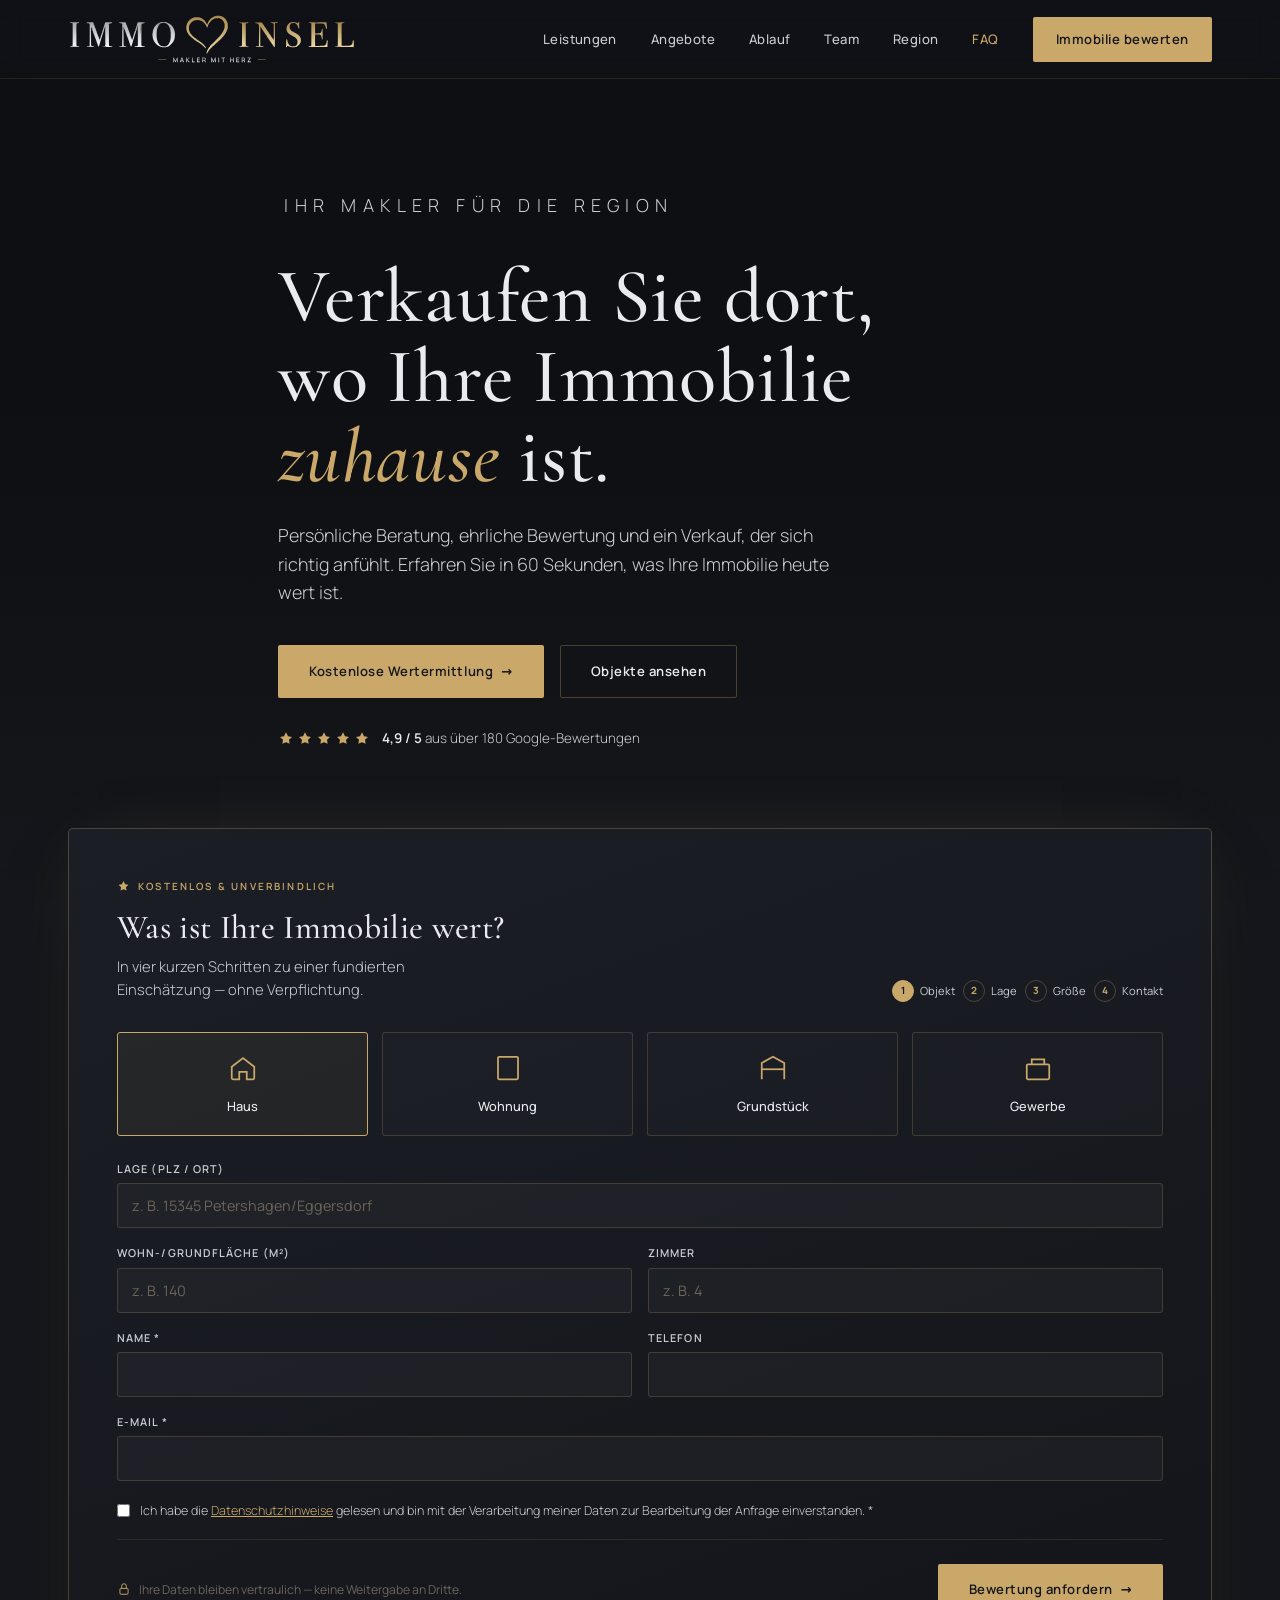
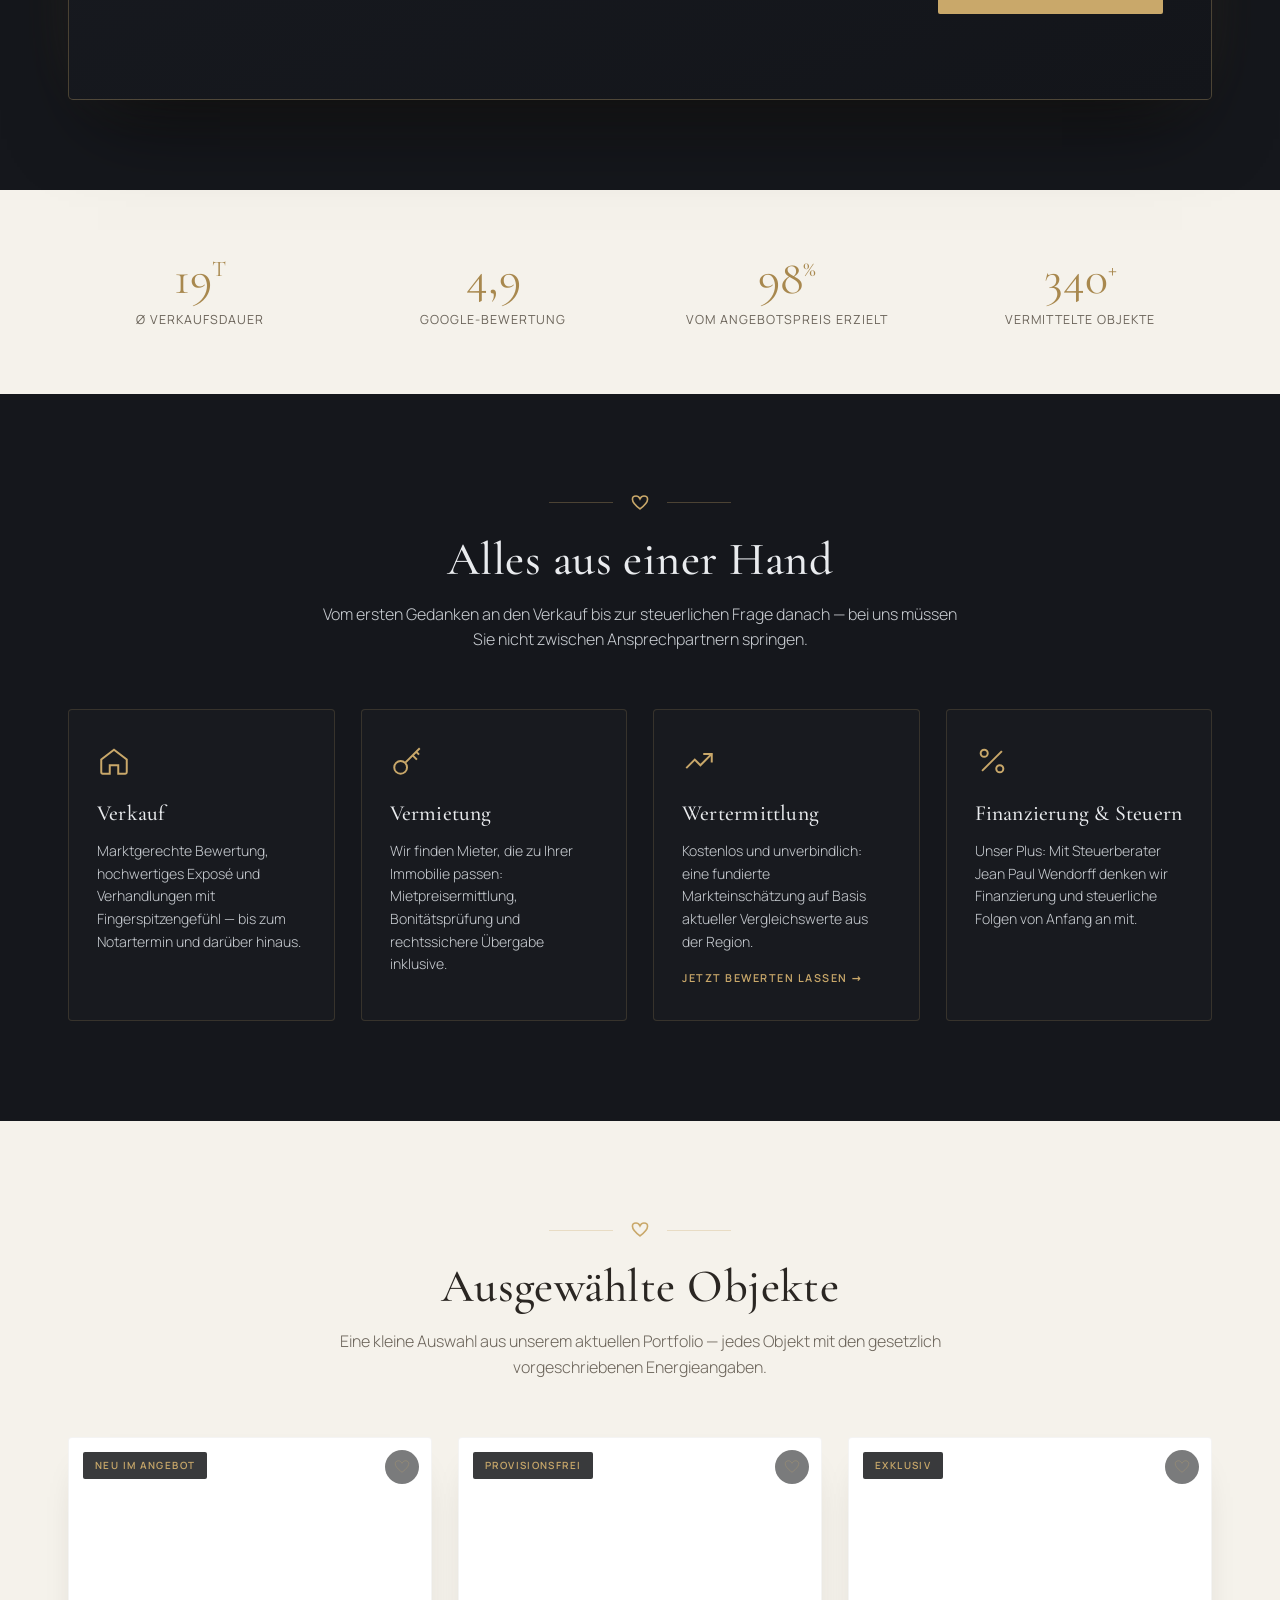
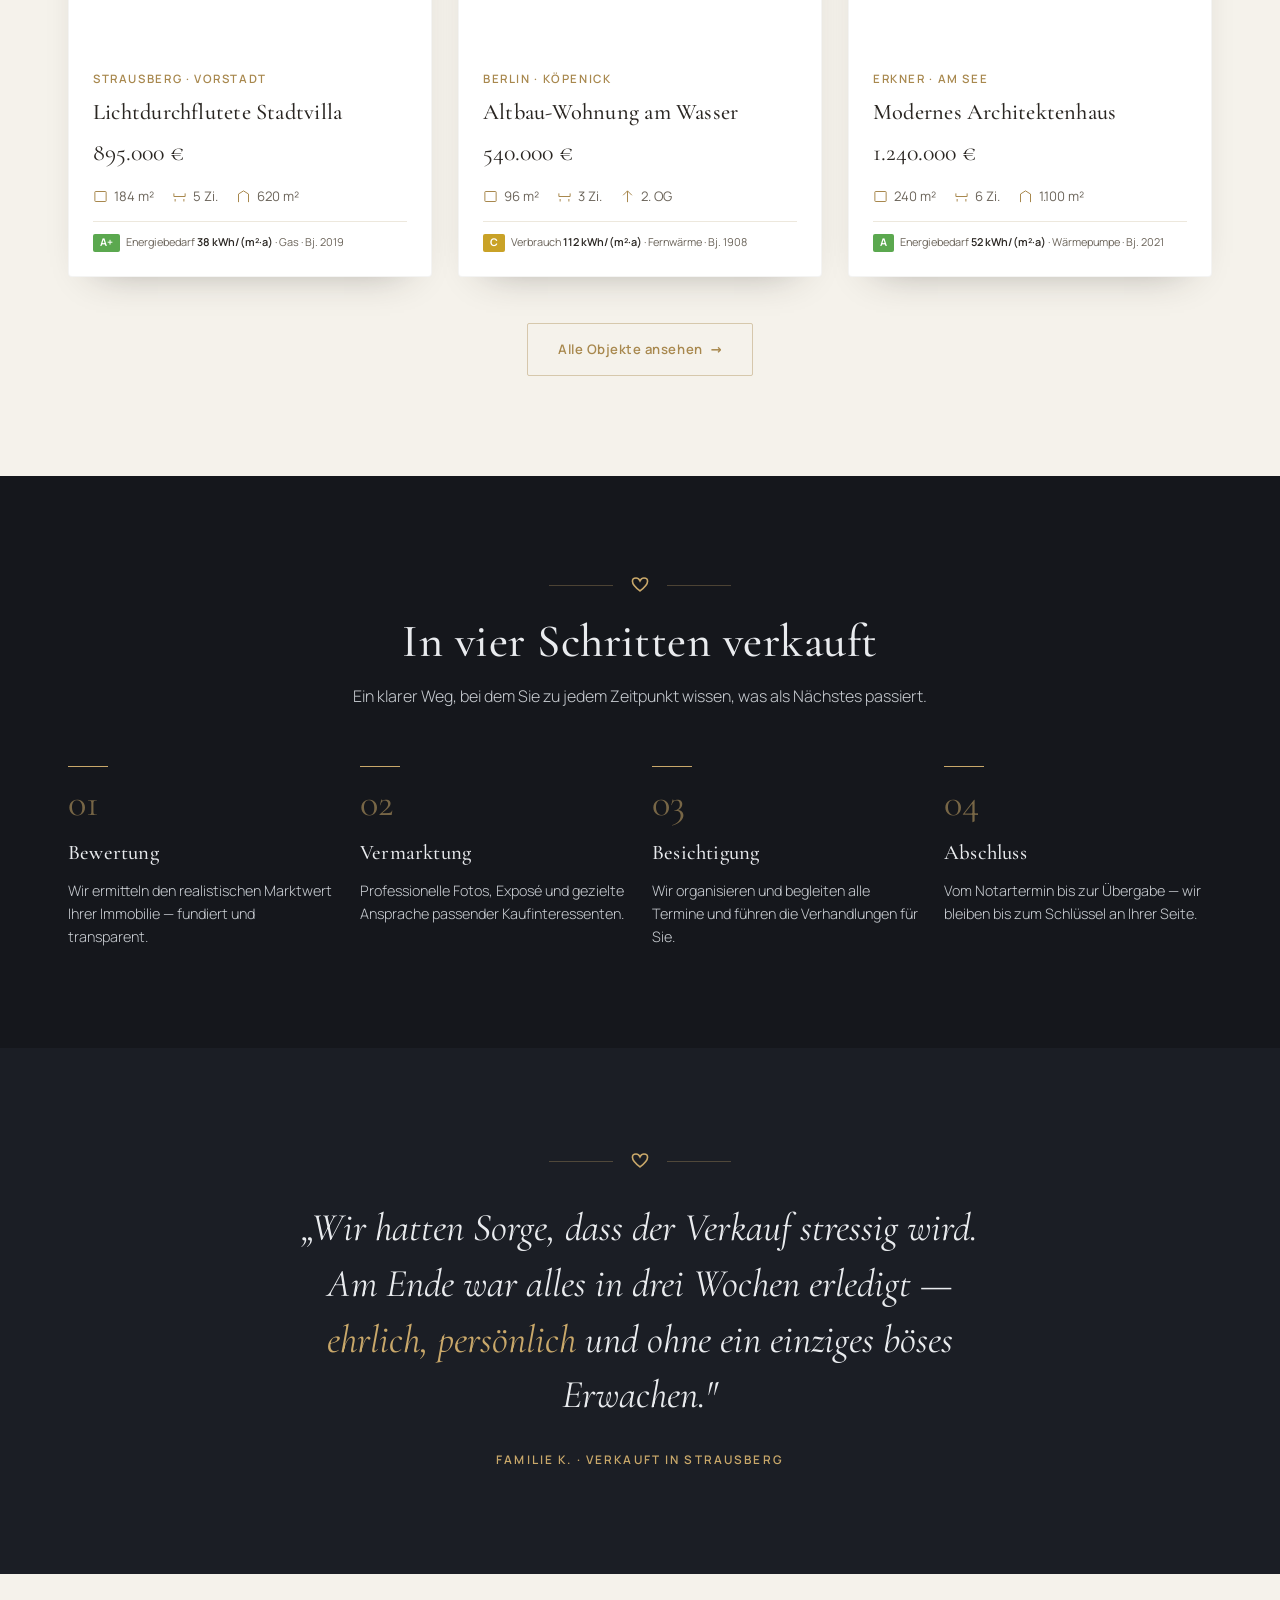
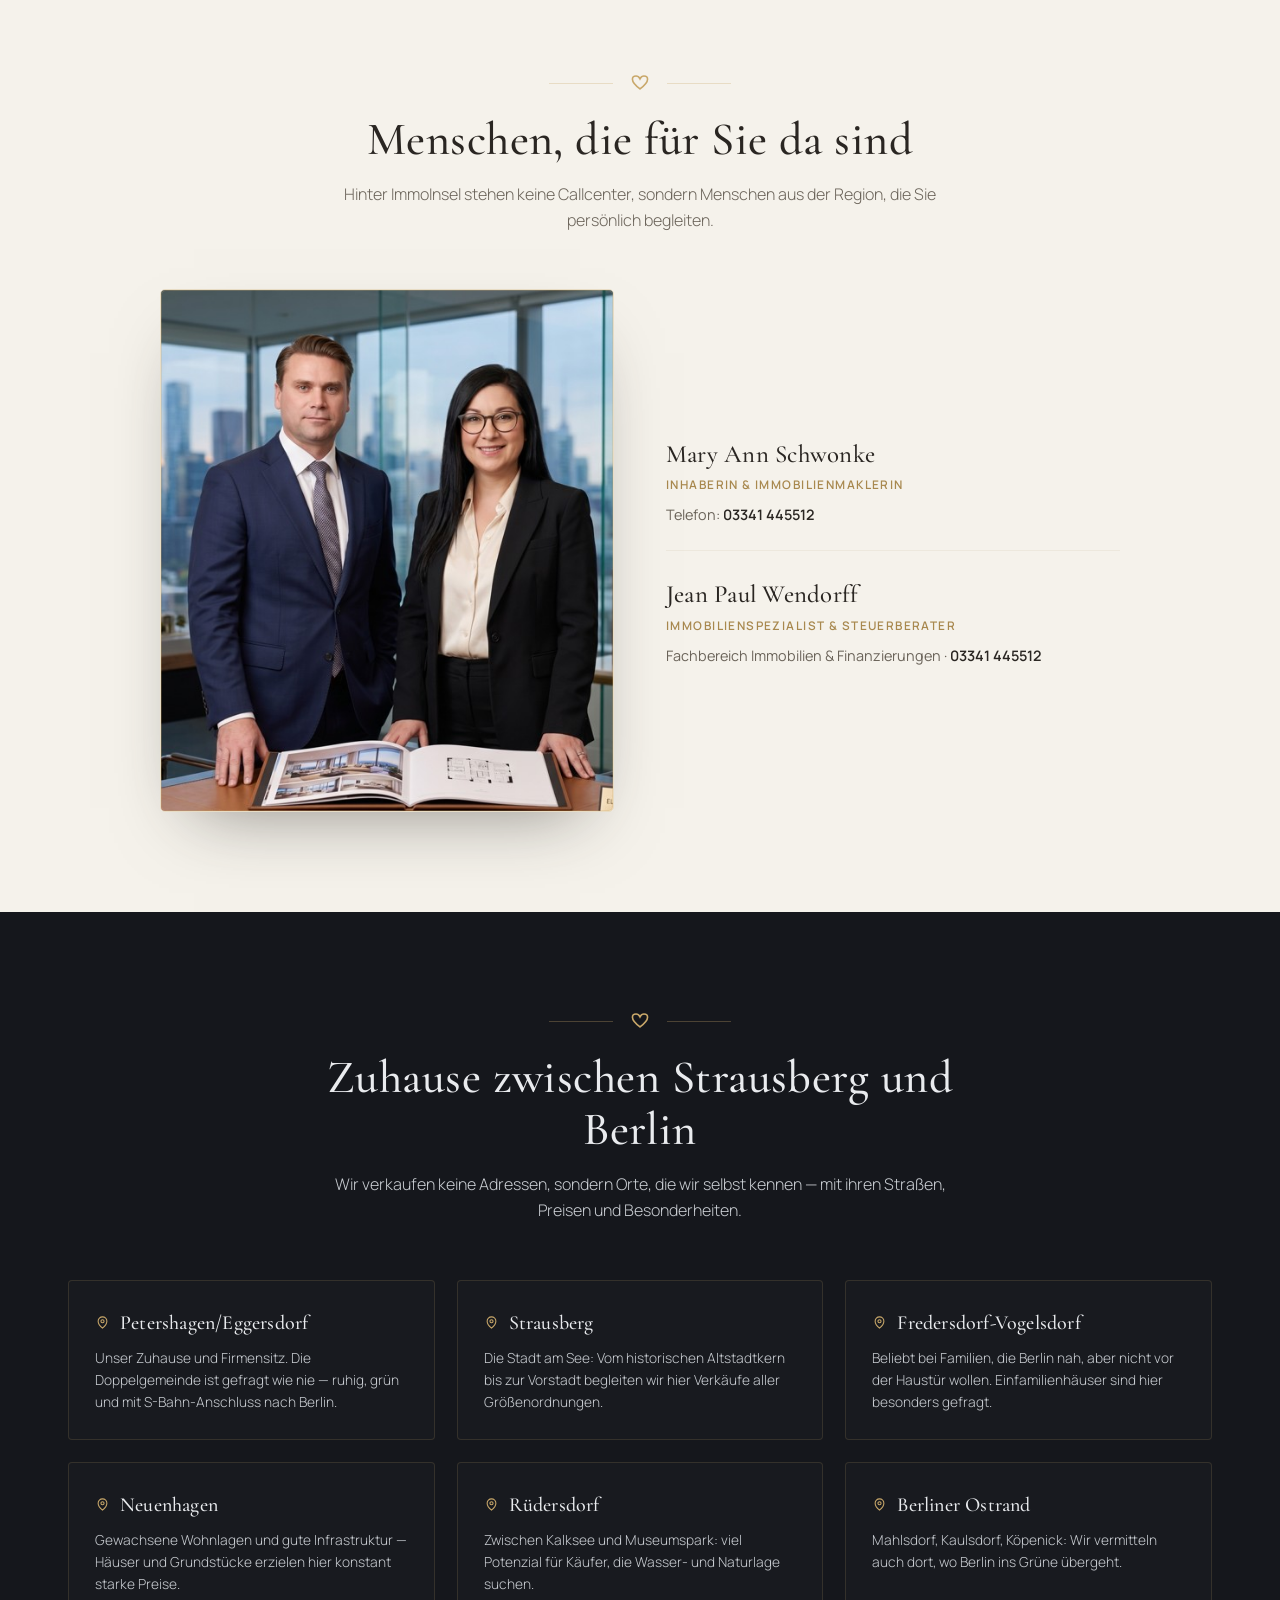
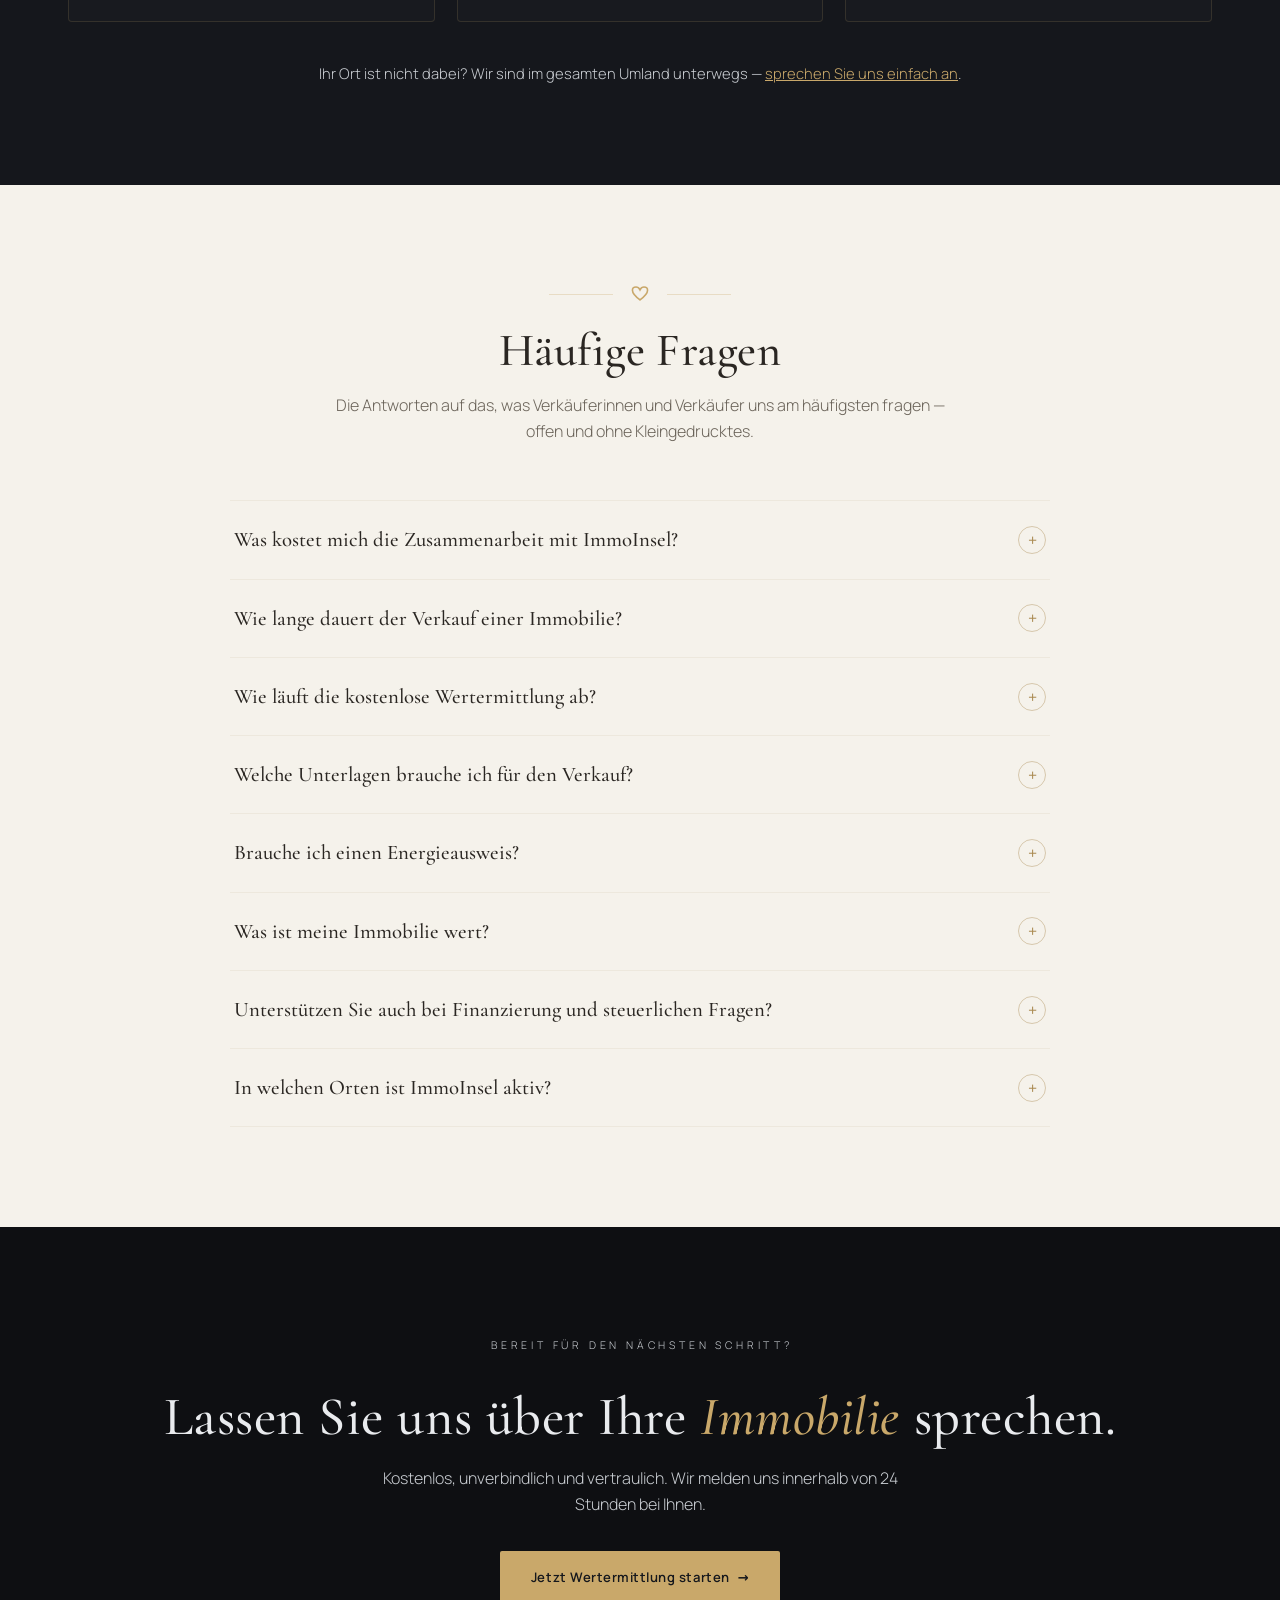
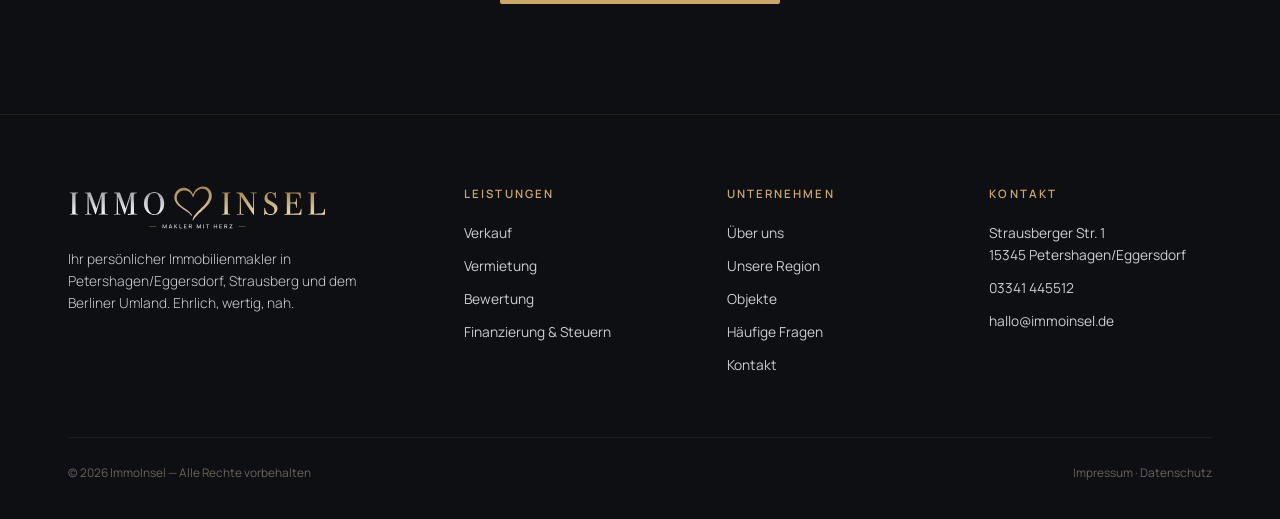
<file: index.html>
<!DOCTYPE html>
<html lang="de">
<head>
  <meta charset="UTF-8" />
  <meta name="viewport" content="width=device-width, initial-scale=1.0" />
  <title>ImmoInsel · Immobilienmakler in Petershagen/Eggersdorf, Strausberg &amp; Umland</title>
  <meta name="description" content="ImmoInsel – Mary Ann Schwonke, Ihr persönlicher Immobilienmakler in Petershagen/Eggersdorf, Strausberg und dem Berliner Umland. Kostenlose Wertermittlung, ehrliche Beratung und ein Verkauf, der sich richtig anfühlt." />
  <meta name="theme-color" content="#15171C" />
  <link rel="canonical" href="https://immoinsel.haase-vbg.de/" />

  <!-- Open Graph / Social -->
  <meta property="og:type" content="website" />
  <meta property="og:locale" content="de_DE" />
  <meta property="og:site_name" content="ImmoInsel" />
  <meta property="og:title" content="ImmoInsel · Immobilienmakler für die Region" />
  <meta property="og:description" content="Kostenlose Wertermittlung, ehrliche Beratung und ein Verkauf, der sich richtig anfühlt. Verkaufen Sie dort, wo Ihre Immobilie zuhause ist." />
  <meta property="og:url" content="https://immoinsel.haase-vbg.de/" />
  <meta property="og:image" content="https://immoinsel.haase-vbg.de/img/og-image.jpg" />
  <meta property="og:image:width" content="1200" />
  <meta property="og:image:height" content="630" />
  <meta name="twitter:card" content="summary_large_image" />
  <meta name="twitter:title" content="ImmoInsel · Immobilienmakler für die Region" />
  <meta name="twitter:description" content="Kostenlose Wertermittlung und ehrliche Beratung – verkaufen Sie dort, wo Ihre Immobilie zuhause ist." />
  <meta name="twitter:image" content="https://immoinsel.haase-vbg.de/img/og-image.jpg" />

  <!-- RealEstateAgent strukturierte Daten (Beispieldaten – bitte anpassen) -->
  <script type="application/ld+json">
  {
    "@context": "https://schema.org",
    "@type": "RealEstateAgent",
    "name": "ImmoInsel – Mary Ann Schwonke",
    "image": "https://immoinsel.haase-vbg.de/img/og-image.jpg",
    "url": "https://immoinsel.haase-vbg.de/",
    "telephone": "+49 3341 445512",
    "email": "hallo@immoinsel.de",
    "priceRange": "€€€",
    "address": {
      "@type": "PostalAddress",
      "streetAddress": "Strausberger Str. 1",
      "postalCode": "15345",
      "addressLocality": "Petershagen/Eggersdorf",
      "addressRegion": "Brandenburg",
      "addressCountry": "DE"
    },
    "areaServed": ["Petershagen/Eggersdorf", "Strausberg", "Fredersdorf-Vogelsdorf", "Neuenhagen", "Rüdersdorf", "Berlin"],
    "aggregateRating": {
      "@type": "AggregateRating",
      "ratingValue": "4.9",
      "reviewCount": "180"
    }
  }
  </script>

  <!-- FAQ strukturierte Daten (muss inhaltlich zur FAQ-Sektion passen) -->
  <script type="application/ld+json">
  {
    "@context": "https://schema.org",
    "@type": "FAQPage",
    "mainEntity": [
      {
        "@type": "Question",
        "name": "Was kostet mich die Zusammenarbeit mit ImmoInsel?",
        "acceptedAnswer": { "@type": "Answer", "text": "Die Wertermittlung und die Erstberatung sind kostenlos und unverbindlich. Eine Provision fällt nur im Erfolgsfall an – also dann, wenn Ihre Immobilie tatsächlich verkauft wird. Die Höhe besprechen wir transparent im ersten Gespräch." }
      },
      {
        "@type": "Question",
        "name": "Wie lange dauert der Verkauf einer Immobilie?",
        "acceptedAnswer": { "@type": "Answer", "text": "Im Durchschnitt finden wir in rund drei Wochen einen Käufer. Bis zur notariellen Beurkundung und Kaufpreiszahlung sollten Sie insgesamt zwei bis drei Monate einplanen – abhängig von Objekt, Preis und Finanzierung des Käufers." }
      },
      {
        "@type": "Question",
        "name": "Wie läuft die kostenlose Wertermittlung ab?",
        "acceptedAnswer": { "@type": "Answer", "text": "Sie senden uns über das Formular einige Eckdaten, wir melden uns innerhalb von 24 Stunden. Nach einer Besichtigung vor Ort erhalten Sie eine fundierte Einschätzung auf Basis aktueller Vergleichswerte aus der Region – ohne jede Verpflichtung." }
      },
      {
        "@type": "Question",
        "name": "Welche Unterlagen brauche ich für den Verkauf?",
        "acceptedAnswer": { "@type": "Answer", "text": "Typischerweise Grundbuchauszug, Flurkarte, Grundrisse, Wohnflächenberechnung und Energieausweis; bei Eigentumswohnungen zusätzlich Teilungserklärung und Protokolle der Eigentümerversammlung. Fehlende Unterlagen besorgen wir für Sie." }
      },
      {
        "@type": "Question",
        "name": "Brauche ich einen Energieausweis?",
        "acceptedAnswer": { "@type": "Answer", "text": "Ja – spätestens zur Besichtigung ist er gesetzlich vorgeschrieben, und schon im Inserat müssen die Energiekennwerte genannt werden. Falls kein Ausweis vorliegt, kümmern wir uns um die Erstellung." }
      },
      {
        "@type": "Question",
        "name": "Was ist meine Immobilie wert?",
        "acceptedAnswer": { "@type": "Answer", "text": "Das hängt von Lage, Zustand, Baujahr, Energetik und der aktuellen Nachfrage ab. Pauschale Online-Rechner liefern nur grobe Spannen – wir bewerten mit Vergleichswerten aus Petershagen/Eggersdorf, Strausberg und dem Umland und begründen jede Zahl." }
      },
      {
        "@type": "Question",
        "name": "Unterstützen Sie auch bei Finanzierung und steuerlichen Fragen?",
        "acceptedAnswer": { "@type": "Answer", "text": "Ja – mit Jean Paul Wendorff ist ein Steuerberater fest im Team. Fragen zu Spekulationsfrist, Finanzierung oder dem Verkauf geerbter Immobilien klären wir gemeinsam, bevor teure Fehler entstehen." }
      },
      {
        "@type": "Question",
        "name": "In welchen Orten ist ImmoInsel aktiv?",
        "acceptedAnswer": { "@type": "Answer", "text": "Unser Kerngebiet reicht von Petershagen/Eggersdorf über Strausberg, Fredersdorf-Vogelsdorf, Neuenhagen und Rüdersdorf bis an den Berliner Ostrand. Auch außerhalb davon helfen wir gern weiter – fragen Sie einfach an." }
      }
    ]
  }
  </script>

  <link rel="icon" href="favicon.ico" sizes="any" />
  <link rel="icon" type="image/svg+xml" href="img/favicon.svg" />
  <link rel="apple-touch-icon" href="img/favicon-180.png" />
  <link rel="manifest" href="site.webmanifest" />

  <!-- Schriften lokal gehostet (DSGVO) -->
  <link rel="stylesheet" href="css/fonts.css" />
  <link rel="stylesheet" href="css/style.css" />
</head>
<body>

<header id="siteHeader">
  <div class="wrap nav">
    <a href="#top" class="mark" aria-label="ImmoInsel Startseite">
      <img class="logo-img" src="img/logo.svg" alt="ImmoInsel – Makler mit Herz" width="288" height="50" />
    </a>

    <button class="burger" id="burger" aria-expanded="false" aria-controls="navPanel" aria-label="Menü öffnen" type="button">
      <span></span><span></span><span></span>
    </button>

    <div class="nav-panel" id="navPanel">
      <nav class="nav-links" aria-label="Hauptnavigation">
        <a href="#leistungen">Leistungen</a>
        <a href="#angebote">Angebote</a>
        <a href="#ablauf">Ablauf</a>
        <a href="#team">Team</a>
        <a href="#region">Region</a>
        <a href="#faq">FAQ</a>
      </nav>
      <a href="#bewertung" class="btn btn-gold">Immobilie bewerten</a>
    </div>
  </div>
</header>

<span id="top"></span>

<!-- HERO -->
<section class="hero">
  <div class="wrap hero-inner">
    <p class="eyebrow reveal d1">Ihr Makler für die Region</p>
    <h1 class="reveal d2">Verkaufen Sie dort,<br>wo Ihre Immobilie <em>zuhause</em> ist.</h1>
    <p class="reveal d3">Persönliche Beratung, ehrliche Bewertung und ein Verkauf, der sich richtig anfühlt. Erfahren Sie in 60 Sekunden, was Ihre Immobilie heute wert ist.</p>
    <div class="hero-cta reveal d4">
      <a href="#bewertung" class="btn btn-gold">Kostenlose Wertermittlung <span class="btn-arrow">→</span></a>
      <a href="#angebote" class="btn btn-ghost">Objekte ansehen</a>
    </div>
    <div class="hero-rating reveal d5">
      <span class="stars" aria-hidden="true">
        <svg viewBox="0 0 24 24"><path d="M12 2l3 6 6 .9-4.5 4.3 1 6.1L12 17l-5.5 2.3 1-6.1L3 8.9 9 8z"/></svg>
        <svg viewBox="0 0 24 24"><path d="M12 2l3 6 6 .9-4.5 4.3 1 6.1L12 17l-5.5 2.3 1-6.1L3 8.9 9 8z"/></svg>
        <svg viewBox="0 0 24 24"><path d="M12 2l3 6 6 .9-4.5 4.3 1 6.1L12 17l-5.5 2.3 1-6.1L3 8.9 9 8z"/></svg>
        <svg viewBox="0 0 24 24"><path d="M12 2l3 6 6 .9-4.5 4.3 1 6.1L12 17l-5.5 2.3 1-6.1L3 8.9 9 8z"/></svg>
        <svg viewBox="0 0 24 24"><path d="M12 2l3 6 6 .9-4.5 4.3 1 6.1L12 17l-5.5 2.3 1-6.1L3 8.9 9 8z"/></svg>
      </span>
      <small><b>4,9 / 5</b> aus über 180 Google-Bewertungen</small>
    </div>
  </div>
</section>

<!-- VALUATION -->
<section class="valuation" id="bewertung">
  <div class="wrap">
    <div class="vcard">
      <span class="vcard-ribbon"><svg viewBox="0 0 24 24" aria-hidden="true"><path d="M12 2l3 6 6 .9-4.5 4.3 1 6.1L12 17l-5.5 2.3 1-6.1L3 8.9 9 8z"/></svg>Kostenlos &amp; unverbindlich</span>
      <div class="vcard-head">
        <div>
          <h2>Was ist Ihre Immobilie wert?</h2>
          <p>In vier kurzen Schritten zu einer fundierten Einschätzung — ohne Verpflichtung.</p>
        </div>
        <div class="steps">
          <i class="on"><b>1</b>Objekt</i><i><b>2</b>Lage</i><i><b>3</b>Größe</i><i><b>4</b>Kontakt</i>
        </div>
      </div>
      <form id="valForm" action="https://api.web3forms.com/submit" method="POST" novalidate>
        <!-- Web3Forms: echten Access-Key eintragen, dann versendet das Formular per E-Mail.
             Solange der Platzhalter steht, öffnet sich als Fallback das E-Mail-Programm. -->
        <input type="hidden" name="access_key" value="DEIN-WEB3FORMS-KEY" />
        <input type="hidden" name="subject" value="Neue Wertermittlungs-Anfrage – ImmoInsel" />
        <input type="hidden" name="from_name" value="Website immoinsel.de" />
        <input type="hidden" id="objektart" name="Objektart" value="Haus" />
        <!-- Spamschutz (unsichtbar) -->
        <input type="checkbox" name="botcheck" tabindex="-1" autocomplete="off" aria-hidden="true" style="display:none" />

        <div class="chips" role="group" aria-label="Objektart wählen">
          <button class="chip sel" type="button" data-value="Haus"><svg viewBox="0 0 24 24" aria-hidden="true"><path d="M3 11l9-7 9 7v9a1 1 0 01-1 1h-5v-6H9v6H4a1 1 0 01-1-1z"/></svg><span>Haus</span></button>
          <button class="chip" type="button" data-value="Wohnung"><svg viewBox="0 0 24 24" aria-hidden="true"><rect x="4" y="3" width="16" height="18" rx="1"/><path d="M9 8h.01M15 8h.01M9 12h.01M15 12h.01M9 16h.01M15 16h.01"/></svg><span>Wohnung</span></button>
          <button class="chip" type="button" data-value="Grundstück"><svg viewBox="0 0 24 24" aria-hidden="true"><path d="M3 21V8l9-5 9 5v13"/><path d="M3 13h18"/></svg><span>Grundstück</span></button>
          <button class="chip" type="button" data-value="Gewerbe"><svg viewBox="0 0 24 24" aria-hidden="true"><rect x="3" y="9" width="18" height="12" rx="1"/><path d="M7 9V5h10v4"/></svg><span>Gewerbe</span></button>
        </div>

        <div class="vform-grid">
          <div class="vfield full">
            <label for="vLage">Lage (PLZ / Ort)</label>
            <input id="vLage" name="Lage" placeholder="z. B. 15345 Petershagen/Eggersdorf" autocomplete="postal-code" />
          </div>
          <div class="vfield">
            <label for="vFlaeche">Wohn-/Grundfläche (m²)</label>
            <input id="vFlaeche" name="Fläche" inputmode="numeric" placeholder="z. B. 140" />
          </div>
          <div class="vfield">
            <label for="vZimmer">Zimmer</label>
            <input id="vZimmer" name="Zimmer" inputmode="numeric" placeholder="z. B. 4" />
          </div>
          <div class="vfield">
            <label for="vName">Name *</label>
            <input id="vName" name="Name" autocomplete="name" required />
          </div>
          <div class="vfield">
            <label for="vTel">Telefon</label>
            <input id="vTel" name="Telefon" type="tel" autocomplete="tel" />
          </div>
          <div class="vfield full">
            <label for="vMail">E-Mail *</label>
            <input id="vMail" name="E-Mail" type="email" autocomplete="email" required />
          </div>
        </div>

        <label class="vconsent">
          <input type="checkbox" id="vConsent" name="Datenschutz" required />
          <span>Ich habe die <a href="datenschutz.html" target="_blank" rel="noopener">Datenschutzhinweise</a>
            gelesen und bin mit der Verarbeitung meiner Daten zur Bearbeitung der Anfrage einverstanden. *</span>
        </label>

        <div class="vcard-foot">
          <small><svg viewBox="0 0 24 24" aria-hidden="true"><rect x="5" y="11" width="14" height="10" rx="2"/><path d="M8 11V7a4 4 0 018 0v4"/></svg>Ihre Daten bleiben vertraulich — keine Weitergabe an Dritte.</small>
          <button type="submit" class="btn btn-gold">Bewertung anfordern <span class="btn-arrow">→</span></button>
          <p class="vstatus" id="valStatus" role="status" aria-live="polite"></p>
        </div>
      </form>
    </div>
  </div>
</section>

<!-- TRUST -->
<section class="trust">
  <div class="wrap trust-grid">
    <div class="stat"><div class="n">19<em>T</em></div><div class="l">Ø Verkaufsdauer</div></div>
    <div class="stat"><div class="n">4,9</div><div class="l">Google-Bewertung</div></div>
    <div class="stat"><div class="n">98<em>%</em></div><div class="l">Vom Angebotspreis erzielt</div></div>
    <div class="stat"><div class="n">340<em>+</em></div><div class="l">Vermittelte Objekte</div></div>
  </div>
</section>

<!-- SERVICES -->
<section class="section" id="leistungen">
  <div class="wrap">
    <div class="s-head">
      <div class="hdiv"><span></span><svg viewBox="0 0 100 90" aria-hidden="true"><path d="M50 78 C20 55 8 38 8 24 C8 12 18 6 28 6 C38 6 46 14 50 22 C54 14 62 6 72 6 C82 6 92 12 92 24 C92 38 80 55 50 78 Z"/></svg><span></span></div>
      <h2>Alles aus einer Hand</h2>
      <p>Vom ersten Gedanken an den Verkauf bis zur steuerlichen Frage danach — bei uns müssen Sie nicht zwischen Ansprechpartnern springen.</p>
    </div>
    <div class="services">
      <article class="scard">
        <svg viewBox="0 0 24 24" aria-hidden="true"><path d="M3 11l9-7 9 7v9a1 1 0 01-1 1h-5v-6H9v6H4a1 1 0 01-1-1z"/></svg>
        <h3>Verkauf</h3>
        <p>Marktgerechte Bewertung, hochwertiges Exposé und Verhandlungen mit Fingerspitzengefühl — bis zum Notartermin und darüber hinaus.</p>
      </article>
      <article class="scard">
        <svg viewBox="0 0 24 24" aria-hidden="true"><circle cx="7.5" cy="16.5" r="4.5"/><path d="M11 13L21 3M16 8l3 3M18.5 5.5l2 2"/></svg>
        <h3>Vermietung</h3>
        <p>Wir finden Mieter, die zu Ihrer Immobilie passen: Mietpreisermittlung, Bonitätsprüfung und rechtssichere Übergabe inklusive.</p>
      </article>
      <article class="scard">
        <svg viewBox="0 0 24 24" aria-hidden="true"><path d="M3 17l6-6 4 4 8-8"/><path d="M15 7h6v6"/></svg>
        <h3>Wertermittlung</h3>
        <p>Kostenlos und unverbindlich: eine fundierte Markteinschätzung auf Basis aktueller Vergleichswerte aus der Region.</p>
        <a class="snote" href="#bewertung">Jetzt bewerten lassen →</a>
      </article>
      <article class="scard">
        <svg viewBox="0 0 24 24" aria-hidden="true"><line x1="19" y1="5" x2="5" y2="19"/><circle cx="6.5" cy="6.5" r="2.5"/><circle cx="17.5" cy="17.5" r="2.5"/></svg>
        <h3>Finanzierung &amp; Steuern</h3>
        <p>Unser Plus: Mit Steuerberater Jean Paul Wendorff denken wir Finanzierung und steuerliche Folgen von Anfang an mit.</p>
      </article>
    </div>
  </div>
</section>

<!-- LISTINGS -->
<section class="section section-cream" id="angebote">
  <div class="wrap">
    <div class="s-head">
      <div class="hdiv"><span></span><svg viewBox="0 0 100 90" aria-hidden="true"><path d="M50 78 C20 55 8 38 8 24 C8 12 18 6 28 6 C38 6 46 14 50 22 C54 14 62 6 72 6 C82 6 92 12 92 24 C92 38 80 55 50 78 Z"/></svg><span></span></div>
      <h2>Ausgewählte Objekte</h2>
      <p>Eine kleine Auswahl aus unserem aktuellen Portfolio — jedes Objekt mit den gesetzlich vorgeschriebenen Energieangaben.</p>
    </div>
    <div class="listings">
      <article class="lcard">
        <div class="lcard-img" style="background-image:url('https://images.unsplash.com/photo-1564013799919-ab600027ffc6?auto=format&fit=crop&w=800&q=80')">
          <span class="lcard-tag">Neu im Angebot</span>
          <button class="lcard-fav" type="button" aria-label="Objekt merken" aria-pressed="false"><svg viewBox="0 0 100 90" aria-hidden="true"><path d="M50 78 C20 55 8 38 8 24 C8 12 18 6 28 6 C38 6 46 14 50 22 C54 14 62 6 72 6 C82 6 92 12 92 24 C92 38 80 55 50 78 Z"/></svg></button>
        </div>
        <div class="lcard-body">
          <div class="lcard-loc">Strausberg · Vorstadt</div>
          <h3>Lichtdurchflutete Stadtvilla</h3>
          <div class="lcard-price">895.000 €</div>
          <div class="lcard-facts">
            <span><svg viewBox="0 0 24 24" aria-hidden="true"><rect x="3" y="4" width="18" height="16" rx="1"/></svg>184 m²</span>
            <span><svg viewBox="0 0 24 24" aria-hidden="true"><path d="M3 12h18M3 12V7M21 12V7M5 20v-4M19 20v-4"/></svg>5 Zi.</span>
            <span><svg viewBox="0 0 24 24" aria-hidden="true"><path d="M4 21V8l8-5 8 5v13"/></svg>620 m²</span>
          </div>
          <div class="lcard-energy"><span class="ebadge">A+</span> Energiebedarf <b>38 kWh/(m²·a)</b> · Gas · Bj. 2019</div>
        </div>
      </article>
      <article class="lcard">
        <div class="lcard-img" style="background-image:url('https://images.unsplash.com/photo-1502672260266-1c1ef2d93688?auto=format&fit=crop&w=800&q=80')">
          <span class="lcard-tag">Provisionsfrei</span>
          <button class="lcard-fav" type="button" aria-label="Objekt merken" aria-pressed="false"><svg viewBox="0 0 100 90" aria-hidden="true"><path d="M50 78 C20 55 8 38 8 24 C8 12 18 6 28 6 C38 6 46 14 50 22 C54 14 62 6 72 6 C82 6 92 12 92 24 C92 38 80 55 50 78 Z"/></svg></button>
        </div>
        <div class="lcard-body">
          <div class="lcard-loc">Berlin · Köpenick</div>
          <h3>Altbau-Wohnung am Wasser</h3>
          <div class="lcard-price">540.000 €</div>
          <div class="lcard-facts">
            <span><svg viewBox="0 0 24 24" aria-hidden="true"><rect x="3" y="4" width="18" height="16" rx="1"/></svg>96 m²</span>
            <span><svg viewBox="0 0 24 24" aria-hidden="true"><path d="M3 12h18M3 12V7M21 12V7M5 20v-4M19 20v-4"/></svg>3 Zi.</span>
            <span><svg viewBox="0 0 24 24" aria-hidden="true"><path d="M12 3v18M5 10l7-7 7 7"/></svg>2. OG</span>
          </div>
          <div class="lcard-energy"><span class="ebadge" style="background:#C9A227">C</span> Verbrauch <b>112 kWh/(m²·a)</b> · Fernwärme · Bj. 1908</div>
        </div>
      </article>
      <article class="lcard">
        <div class="lcard-img" style="background-image:url('https://images.unsplash.com/photo-1568605114967-8130f3a36994?auto=format&fit=crop&w=800&q=80')">
          <span class="lcard-tag">Exklusiv</span>
          <button class="lcard-fav" type="button" aria-label="Objekt merken" aria-pressed="false"><svg viewBox="0 0 100 90" aria-hidden="true"><path d="M50 78 C20 55 8 38 8 24 C8 12 18 6 28 6 C38 6 46 14 50 22 C54 14 62 6 72 6 C82 6 92 12 92 24 C92 38 80 55 50 78 Z"/></svg></button>
        </div>
        <div class="lcard-body">
          <div class="lcard-loc">Erkner · am See</div>
          <h3>Modernes Architektenhaus</h3>
          <div class="lcard-price">1.240.000 €</div>
          <div class="lcard-facts">
            <span><svg viewBox="0 0 24 24" aria-hidden="true"><rect x="3" y="4" width="18" height="16" rx="1"/></svg>240 m²</span>
            <span><svg viewBox="0 0 24 24" aria-hidden="true"><path d="M3 12h18M3 12V7M21 12V7M5 20v-4M19 20v-4"/></svg>6 Zi.</span>
            <span><svg viewBox="0 0 24 24" aria-hidden="true"><path d="M4 21V8l8-5 8 5v13"/></svg>1.100 m²</span>
          </div>
          <div class="lcard-energy"><span class="ebadge">A</span> Energiebedarf <b>52 kWh/(m²·a)</b> · Wärmepumpe · Bj. 2021</div>
        </div>
      </article>
    </div>
    <div style="text-align:center;margin-top:46px">
      <a href="#bewertung" class="btn btn-ghost" style="border-color:rgba(168,136,78,.4);color:var(--gold-deep)">Alle Objekte ansehen <span class="btn-arrow">→</span></a>
    </div>
  </div>
</section>

<!-- PROCESS -->
<section class="section" id="ablauf">
  <div class="wrap">
    <div class="s-head">
      <div class="hdiv"><span></span><svg viewBox="0 0 100 90" aria-hidden="true"><path d="M50 78 C20 55 8 38 8 24 C8 12 18 6 28 6 C38 6 46 14 50 22 C54 14 62 6 72 6 C82 6 92 12 92 24 C92 38 80 55 50 78 Z"/></svg><span></span></div>
      <h2>In vier Schritten verkauft</h2>
      <p>Ein klarer Weg, bei dem Sie zu jedem Zeitpunkt wissen, was als Nächstes passiert.</p>
    </div>
    <div class="process">
      <div class="pstep"><div class="pnum">01</div><h3>Bewertung</h3><p>Wir ermitteln den realistischen Marktwert Ihrer Immobilie — fundiert und transparent.</p></div>
      <div class="pstep"><div class="pnum">02</div><h3>Vermarktung</h3><p>Professionelle Fotos, Exposé und gezielte Ansprache passender Kaufinteressenten.</p></div>
      <div class="pstep"><div class="pnum">03</div><h3>Besichtigung</h3><p>Wir organisieren und begleiten alle Termine und führen die Verhandlungen für Sie.</p></div>
      <div class="pstep"><div class="pnum">04</div><h3>Abschluss</h3><p>Vom Notartermin bis zur Übergabe — wir bleiben bis zum Schlüssel an Ihrer Seite.</p></div>
    </div>
  </div>
</section>

<!-- TESTIMONIAL -->
<section class="quote-sec">
  <div class="wrap quote">
    <div class="hdiv"><span></span><svg viewBox="0 0 100 90" aria-hidden="true"><path d="M50 78 C20 55 8 38 8 24 C8 12 18 6 28 6 C38 6 46 14 50 22 C54 14 62 6 72 6 C82 6 92 12 92 24 C92 38 80 55 50 78 Z"/></svg><span></span></div>
    <p>„Wir hatten Sorge, dass der Verkauf stressig wird. Am Ende war alles in drei Wochen erledigt — <em>ehrlich, persönlich</em> und ohne ein einziges böses Erwachen."</p>
    <div class="who">Familie K. · verkauft in Strausberg</div>
  </div>
</section>

<!-- TEAM -->
<section class="section section-cream" id="team">
  <div class="wrap">
    <div class="s-head">
      <div class="hdiv"><span></span><svg viewBox="0 0 100 90" aria-hidden="true"><path d="M50 78 C20 55 8 38 8 24 C8 12 18 6 28 6 C38 6 46 14 50 22 C54 14 62 6 72 6 C82 6 92 12 92 24 C92 38 80 55 50 78 Z"/></svg><span></span></div>
      <h2>Menschen, die für Sie da sind</h2>
      <p>Hinter ImmoInsel stehen keine Callcenter, sondern Menschen aus der Region, die Sie persönlich begleiten.</p>
    </div>
    <div class="team-feature">
      <div class="team-photo">
        <img src="img/team.jpg" alt="Mary Ann Schwonke und Jean Paul Wendorff von ImmoInsel" loading="lazy" width="522" height="602" />
      </div>
      <div class="team-people">
        <div class="tperson">
          <h3>Mary Ann Schwonke</h3>
          <div class="role">Inhaberin &amp; Immobilienmaklerin</div>
          <div class="tel">Telefon: <a href="tel:+493341445512">03341 445512</a></div>
        </div>
        <div class="tperson">
          <h3>Jean Paul Wendorff</h3>
          <div class="role">Immobilienspezialist &amp; Steuerberater</div>
          <div class="tel">Fachbereich Immobilien &amp; Finanzierungen · <a href="tel:+493341445512">03341 445512</a></div>
        </div>
      </div>
    </div>
  </div>
</section>

<!-- REGION -->
<section class="section" id="region">
  <div class="wrap">
    <div class="s-head">
      <div class="hdiv"><span></span><svg viewBox="0 0 100 90" aria-hidden="true"><path d="M50 78 C20 55 8 38 8 24 C8 12 18 6 28 6 C38 6 46 14 50 22 C54 14 62 6 72 6 C82 6 92 12 92 24 C92 38 80 55 50 78 Z"/></svg><span></span></div>
      <h2>Zuhause zwischen Strausberg und Berlin</h2>
      <p>Wir verkaufen keine Adressen, sondern Orte, die wir selbst kennen — mit ihren Straßen, Preisen und Besonderheiten.</p>
    </div>
    <div class="region-grid">
      <article class="rcard">
        <h3><svg viewBox="0 0 24 24" aria-hidden="true"><path d="M12 21s-7-5.5-7-11a7 7 0 0114 0c0 5.5-7 11-7 11z"/><circle cx="12" cy="10" r="2.5"/></svg>Petershagen/Eggersdorf</h3>
        <p>Unser Zuhause und Firmensitz. Die Doppelgemeinde ist gefragt wie nie — ruhig, grün und mit S-Bahn-Anschluss nach Berlin.</p>
      </article>
      <article class="rcard">
        <h3><svg viewBox="0 0 24 24" aria-hidden="true"><path d="M12 21s-7-5.5-7-11a7 7 0 0114 0c0 5.5-7 11-7 11z"/><circle cx="12" cy="10" r="2.5"/></svg>Strausberg</h3>
        <p>Die Stadt am See: Vom historischen Altstadtkern bis zur Vorstadt begleiten wir hier Verkäufe aller Größenordnungen.</p>
      </article>
      <article class="rcard">
        <h3><svg viewBox="0 0 24 24" aria-hidden="true"><path d="M12 21s-7-5.5-7-11a7 7 0 0114 0c0 5.5-7 11-7 11z"/><circle cx="12" cy="10" r="2.5"/></svg>Fredersdorf-Vogelsdorf</h3>
        <p>Beliebt bei Familien, die Berlin nah, aber nicht vor der Haustür wollen. Einfamilienhäuser sind hier besonders gefragt.</p>
      </article>
      <article class="rcard">
        <h3><svg viewBox="0 0 24 24" aria-hidden="true"><path d="M12 21s-7-5.5-7-11a7 7 0 0114 0c0 5.5-7 11-7 11z"/><circle cx="12" cy="10" r="2.5"/></svg>Neuenhagen</h3>
        <p>Gewachsene Wohnlagen und gute Infrastruktur — Häuser und Grundstücke erzielen hier konstant starke Preise.</p>
      </article>
      <article class="rcard">
        <h3><svg viewBox="0 0 24 24" aria-hidden="true"><path d="M12 21s-7-5.5-7-11a7 7 0 0114 0c0 5.5-7 11-7 11z"/><circle cx="12" cy="10" r="2.5"/></svg>Rüdersdorf</h3>
        <p>Zwischen Kalksee und Museumspark: viel Potenzial für Käufer, die Wasser- und Naturlage suchen.</p>
      </article>
      <article class="rcard">
        <h3><svg viewBox="0 0 24 24" aria-hidden="true"><path d="M12 21s-7-5.5-7-11a7 7 0 0114 0c0 5.5-7 11-7 11z"/><circle cx="12" cy="10" r="2.5"/></svg>Berliner Ostrand</h3>
        <p>Mahlsdorf, Kaulsdorf, Köpenick: Wir vermitteln auch dort, wo Berlin ins Grüne übergeht.</p>
      </article>
    </div>
    <p class="region-note">Ihr Ort ist nicht dabei? Wir sind im gesamten Umland unterwegs — <a href="#bewertung">sprechen Sie uns einfach an</a>.</p>
  </div>
</section>

<!-- FAQ -->
<section class="section section-cream" id="faq">
  <div class="wrap">
    <div class="s-head">
      <div class="hdiv"><span></span><svg viewBox="0 0 100 90" aria-hidden="true"><path d="M50 78 C20 55 8 38 8 24 C8 12 18 6 28 6 C38 6 46 14 50 22 C54 14 62 6 72 6 C82 6 92 12 92 24 C92 38 80 55 50 78 Z"/></svg><span></span></div>
      <h2>Häufige Fragen</h2>
      <p>Die Antworten auf das, was Verkäuferinnen und Verkäufer uns am häufigsten fragen — offen und ohne Kleingedrucktes.</p>
    </div>
    <div class="faq-list">
      <details class="faq-item">
        <summary>Was kostet mich die Zusammenarbeit mit ImmoInsel?<span class="fplus" aria-hidden="true">+</span></summary>
        <div class="faq-a"><p>Die Wertermittlung und die Erstberatung sind kostenlos und unverbindlich. Eine Provision fällt nur im Erfolgsfall an — also dann, wenn Ihre Immobilie tatsächlich verkauft wird. Die Höhe besprechen wir transparent im ersten Gespräch.</p></div>
      </details>
      <details class="faq-item">
        <summary>Wie lange dauert der Verkauf einer Immobilie?<span class="fplus" aria-hidden="true">+</span></summary>
        <div class="faq-a"><p>Im Durchschnitt finden wir in rund drei Wochen einen Käufer. Bis zur notariellen Beurkundung und Kaufpreiszahlung sollten Sie insgesamt zwei bis drei Monate einplanen — abhängig von Objekt, Preis und Finanzierung des Käufers.</p></div>
      </details>
      <details class="faq-item">
        <summary>Wie läuft die kostenlose Wertermittlung ab?<span class="fplus" aria-hidden="true">+</span></summary>
        <div class="faq-a"><p>Sie senden uns über das <a href="#bewertung">Formular</a> einige Eckdaten, wir melden uns innerhalb von 24 Stunden. Nach einer Besichtigung vor Ort erhalten Sie eine fundierte Einschätzung auf Basis aktueller Vergleichswerte aus der Region — ohne jede Verpflichtung.</p></div>
      </details>
      <details class="faq-item">
        <summary>Welche Unterlagen brauche ich für den Verkauf?<span class="fplus" aria-hidden="true">+</span></summary>
        <div class="faq-a"><p>Typischerweise Grundbuchauszug, Flurkarte, Grundrisse, Wohnflächenberechnung und Energieausweis; bei Eigentumswohnungen zusätzlich Teilungserklärung und Protokolle der Eigentümerversammlung. Fehlende Unterlagen besorgen wir für Sie.</p></div>
      </details>
      <details class="faq-item">
        <summary>Brauche ich einen Energieausweis?<span class="fplus" aria-hidden="true">+</span></summary>
        <div class="faq-a"><p>Ja — spätestens zur Besichtigung ist er gesetzlich vorgeschrieben, und schon im Inserat müssen die Energiekennwerte genannt werden. Falls kein Ausweis vorliegt, kümmern wir uns um die Erstellung.</p></div>
      </details>
      <details class="faq-item">
        <summary>Was ist meine Immobilie wert?<span class="fplus" aria-hidden="true">+</span></summary>
        <div class="faq-a"><p>Das hängt von Lage, Zustand, Baujahr, Energetik und der aktuellen Nachfrage ab. Pauschale Online-Rechner liefern nur grobe Spannen — wir bewerten mit Vergleichswerten aus Petershagen/Eggersdorf, Strausberg und dem Umland und begründen jede Zahl.</p></div>
      </details>
      <details class="faq-item">
        <summary>Unterstützen Sie auch bei Finanzierung und steuerlichen Fragen?<span class="fplus" aria-hidden="true">+</span></summary>
        <div class="faq-a"><p>Ja — mit Jean Paul Wendorff ist ein Steuerberater fest im Team. Fragen zu Spekulationsfrist, Finanzierung oder dem Verkauf geerbter Immobilien klären wir gemeinsam, bevor teure Fehler entstehen.</p></div>
      </details>
      <details class="faq-item">
        <summary>In welchen Orten ist ImmoInsel aktiv?<span class="fplus" aria-hidden="true">+</span></summary>
        <div class="faq-a"><p>Unser Kerngebiet reicht von Petershagen/Eggersdorf über Strausberg, Fredersdorf-Vogelsdorf, Neuenhagen und Rüdersdorf bis an den Berliner Ostrand — mehr dazu in der <a href="#region">Regionsübersicht</a>. Auch außerhalb davon helfen wir gern weiter.</p></div>
      </details>
    </div>
  </div>
</section>

<!-- CTA -->
<section class="cta" id="verkaufen">
  <div class="wrap">
    <p class="eyebrow">Bereit für den nächsten Schritt?</p>
    <h2>Lassen Sie uns über Ihre <em>Immobilie</em> sprechen.</h2>
    <p>Kostenlos, unverbindlich und vertraulich. Wir melden uns innerhalb von 24 Stunden bei Ihnen.</p>
    <a href="#bewertung" class="btn btn-gold">Jetzt Wertermittlung starten <span class="btn-arrow">→</span></a>
  </div>
</section>

<!-- FOOTER -->
<footer>
  <div class="wrap">
    <div class="foot-grid">
      <div class="foot-col">
        <img class="logo-img logo-foot" src="img/logo.svg" alt="ImmoInsel – Makler mit Herz" width="260" height="45" />
        <p>Ihr persönlicher Immobilienmakler in Petershagen/Eggersdorf, Strausberg und dem Berliner Umland. Ehrlich, wertig, nah.</p>
      </div>
      <div class="foot-col"><h4>Leistungen</h4><a href="#leistungen">Verkauf</a><a href="#leistungen">Vermietung</a><a href="#bewertung">Bewertung</a><a href="#leistungen">Finanzierung &amp; Steuern</a></div>
      <div class="foot-col"><h4>Unternehmen</h4><a href="#team">Über uns</a><a href="#region">Unsere Region</a><a href="#angebote">Objekte</a><a href="#faq">Häufige Fragen</a><a href="mailto:hallo@immoinsel.de">Kontakt</a></div>
      <div class="foot-col"><h4>Kontakt</h4><a href="https://www.google.com/maps/search/?api=1&query=Strausberger+Str.+1,+15345+Petershagen/Eggersdorf" target="_blank" rel="noopener">Strausberger Str. 1<br>15345 Petershagen/Eggersdorf</a><a href="tel:+493341445512">03341 445512</a><a href="mailto:hallo@immoinsel.de">hallo@immoinsel.de</a></div>
    </div>
    <div class="foot-bar">
      <span>© <span id="jahr">2026</span> ImmoInsel — Alle Rechte vorbehalten</span>
      <span><a href="impressum.html">Impressum</a> · <a href="datenschutz.html">Datenschutz</a></span>
    </div>
  </div>
</footer>

<script src="js/main.js"></script>
</body>
</html>
</file>
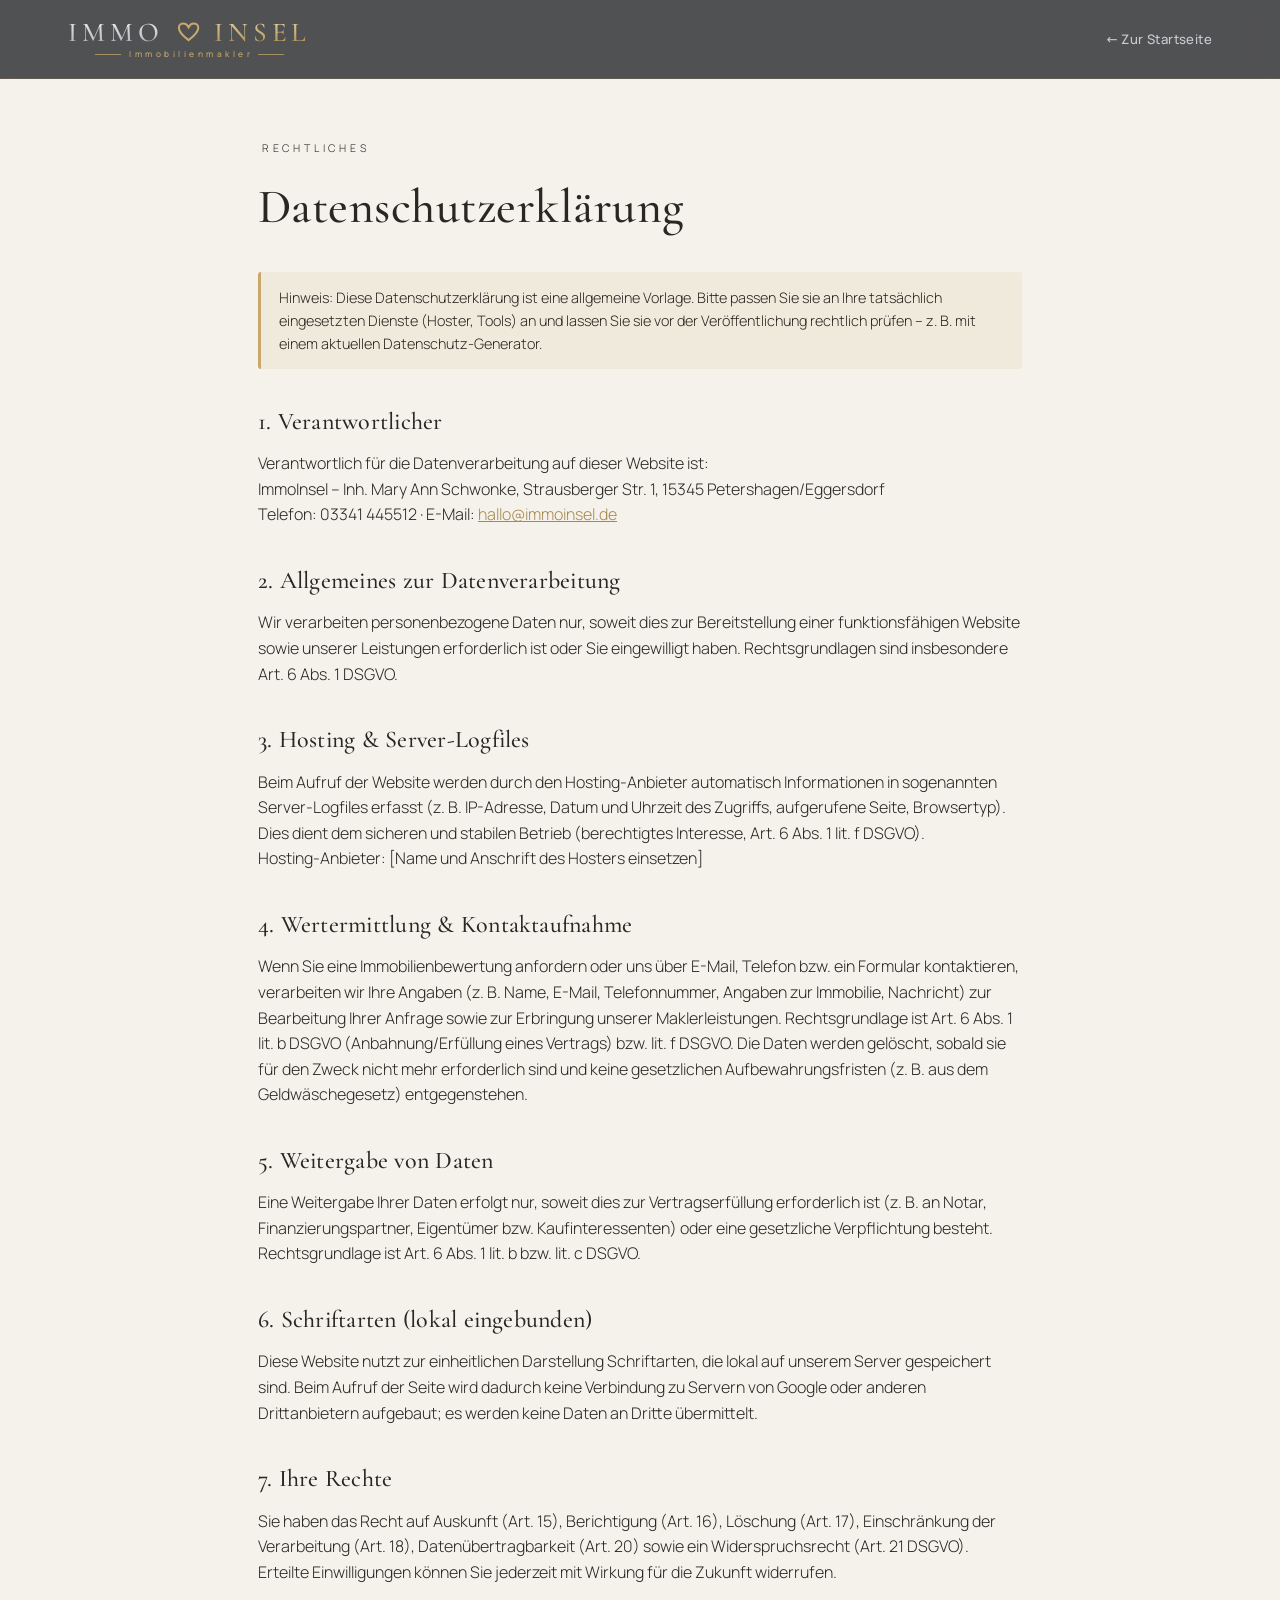
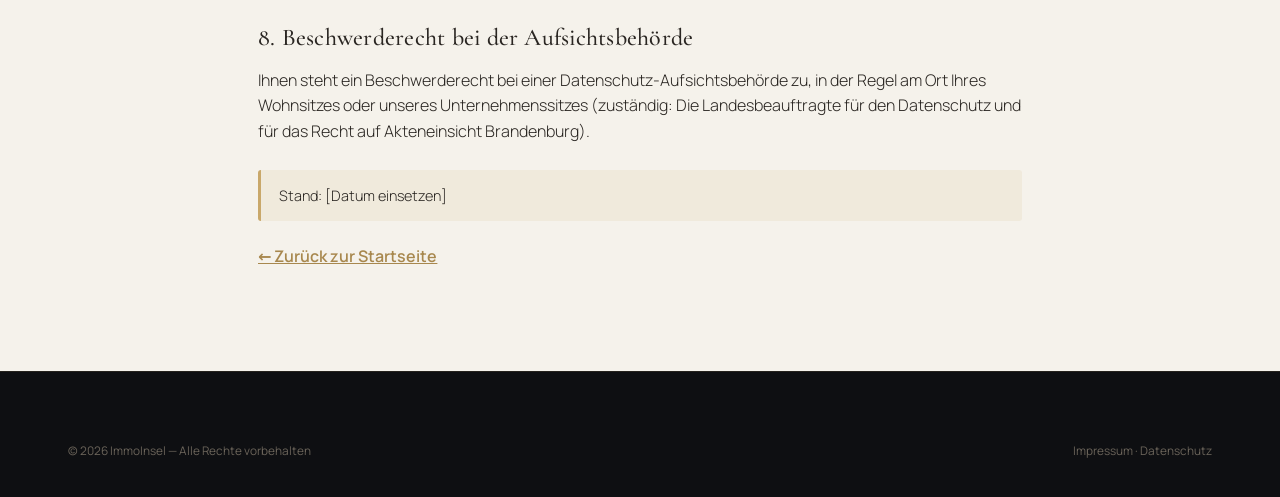
<file: datenschutz.html>
<!DOCTYPE html>
<html lang="de">
<head>
  <meta charset="UTF-8" />
  <meta name="viewport" content="width=device-width, initial-scale=1.0" />
  <title>Datenschutz – ImmoInsel</title>
  <meta name="robots" content="index, follow" />
  <meta name="theme-color" content="#15171C" />
  <link rel="icon" href="favicon.ico" sizes="any" />
  <link rel="icon" type="image/svg+xml" href="img/favicon.svg" />
  <!-- Schriften lokal gehostet (DSGVO) -->
  <link rel="stylesheet" href="css/fonts.css" />
  <link rel="stylesheet" href="css/style.css" />
</head>
<body>

<header id="siteHeader">
  <div class="wrap nav">
    <a href="index.html#top" class="mark" aria-label="ImmoInsel Startseite">
      <span class="mark-row">
        <span class="mark-immo">IMMO</span>
        <svg class="mark-heart" viewBox="0 0 100 90" aria-hidden="true"><path d="M50 78 C20 55 8 38 8 24 C8 12 18 6 28 6 C38 6 46 14 50 22 C54 14 62 6 72 6 C82 6 92 12 92 24 C92 38 80 55 50 78 Z"/></svg>
        <span class="mark-insel">INSEL</span>
      </span>
      <span class="mark-eyebrow">Immobilienmakler</span>
    </a>
    <div class="nav-panel">
      <nav class="nav-links" aria-label="Navigation">
        <a href="index.html#top">← Zur Startseite</a>
      </nav>
    </div>
  </div>
</header>

<main class="legal-main">
  <div class="narrow">
    <p class="eyebrow">Rechtliches</p>
    <h1>Datenschutzerklärung</h1>

    <p class="legal-note">Hinweis: Diese Datenschutzerklärung ist eine allgemeine Vorlage.
      Bitte passen Sie sie an Ihre tatsächlich eingesetzten Dienste (Hoster, Tools) an und
      lassen Sie sie vor der Veröffentlichung rechtlich prüfen – z. B. mit einem aktuellen
      Datenschutz-Generator.</p>

    <h2>1. Verantwortlicher</h2>
    <p>
      Verantwortlich für die Datenverarbeitung auf dieser Website ist:<br>
      ImmoInsel – Inh. Mary Ann Schwonke, Strausberger Str. 1, 15345 Petershagen/Eggersdorf<br>
      Telefon: 03341 445512 · E-Mail: <a href="mailto:hallo@immoinsel.de">hallo@immoinsel.de</a>
    </p>

    <h2>2. Allgemeines zur Datenverarbeitung</h2>
    <p>
      Wir verarbeiten personenbezogene Daten nur, soweit dies zur Bereitstellung einer
      funktionsfähigen Website sowie unserer Leistungen erforderlich ist oder Sie
      eingewilligt haben. Rechtsgrundlagen sind insbesondere Art. 6 Abs. 1 DSGVO.
    </p>

    <h2>3. Hosting &amp; Server-Logfiles</h2>
    <p>
      Beim Aufruf der Website werden durch den Hosting-Anbieter automatisch Informationen
      in sogenannten Server-Logfiles erfasst (z. B. IP-Adresse, Datum und Uhrzeit des
      Zugriffs, aufgerufene Seite, Browsertyp). Dies dient dem sicheren und stabilen
      Betrieb (berechtigtes Interesse, Art. 6 Abs. 1 lit. f DSGVO).<br>
      Hosting-Anbieter: [Name und Anschrift des Hosters einsetzen]
    </p>

    <h2>4. Wertermittlung &amp; Kontaktaufnahme</h2>
    <p>
      Wenn Sie eine Immobilienbewertung anfordern oder uns über E-Mail, Telefon bzw. ein
      Formular kontaktieren, verarbeiten wir Ihre Angaben (z. B. Name, E-Mail, Telefonnummer,
      Angaben zur Immobilie, Nachricht) zur Bearbeitung Ihrer Anfrage sowie zur Erbringung
      unserer Maklerleistungen. Rechtsgrundlage ist Art. 6 Abs. 1 lit. b DSGVO
      (Anbahnung/Erfüllung eines Vertrags) bzw. lit. f DSGVO. Die Daten werden gelöscht,
      sobald sie für den Zweck nicht mehr erforderlich sind und keine gesetzlichen
      Aufbewahrungsfristen (z. B. aus dem Geldwäschegesetz) entgegenstehen.
    </p>

    <h2>5. Weitergabe von Daten</h2>
    <p>
      Eine Weitergabe Ihrer Daten erfolgt nur, soweit dies zur Vertragserfüllung erforderlich
      ist (z. B. an Notar, Finanzierungspartner, Eigentümer bzw. Kaufinteressenten) oder eine
      gesetzliche Verpflichtung besteht. Rechtsgrundlage ist Art. 6 Abs. 1 lit. b bzw. lit. c DSGVO.
    </p>

    <h2>6. Schriftarten (lokal eingebunden)</h2>
    <p>
      Diese Website nutzt zur einheitlichen Darstellung Schriftarten, die lokal auf unserem
      Server gespeichert sind. Beim Aufruf der Seite wird dadurch keine Verbindung zu Servern
      von Google oder anderen Drittanbietern aufgebaut; es werden keine Daten an Dritte
      übermittelt.
    </p>

    <h2>7. Ihre Rechte</h2>
    <p>
      Sie haben das Recht auf Auskunft (Art. 15), Berichtigung (Art. 16), Löschung (Art. 17),
      Einschränkung der Verarbeitung (Art. 18), Datenübertragbarkeit (Art. 20) sowie ein
      Widerspruchsrecht (Art. 21 DSGVO). Erteilte Einwilligungen können Sie jederzeit mit
      Wirkung für die Zukunft widerrufen.
    </p>

    <h2>8. Beschwerderecht bei der Aufsichtsbehörde</h2>
    <p>
      Ihnen steht ein Beschwerderecht bei einer Datenschutz-Aufsichtsbehörde zu, in der Regel
      am Ort Ihres Wohnsitzes oder unseres Unternehmenssitzes (zuständig: Die Landesbeauftragte
      für den Datenschutz und für das Recht auf Akteneinsicht Brandenburg).
    </p>

    <p class="legal-note" style="margin-top:1.6rem">Stand: [Datum einsetzen]</p>
    <p style="margin-top:1.4rem"><a class="back-link" href="index.html#top">← Zurück zur Startseite</a></p>
  </div>
</main>

<footer>
  <div class="wrap">
    <div class="foot-bar" style="border-top:none;padding-top:0">
      <span>© <span id="jahr">2026</span> ImmoInsel — Alle Rechte vorbehalten</span>
      <span><a href="impressum.html">Impressum</a> · <a href="datenschutz.html">Datenschutz</a></span>
    </div>
  </div>
</footer>

<script src="js/main.js"></script>
</body>
</html>
</file>
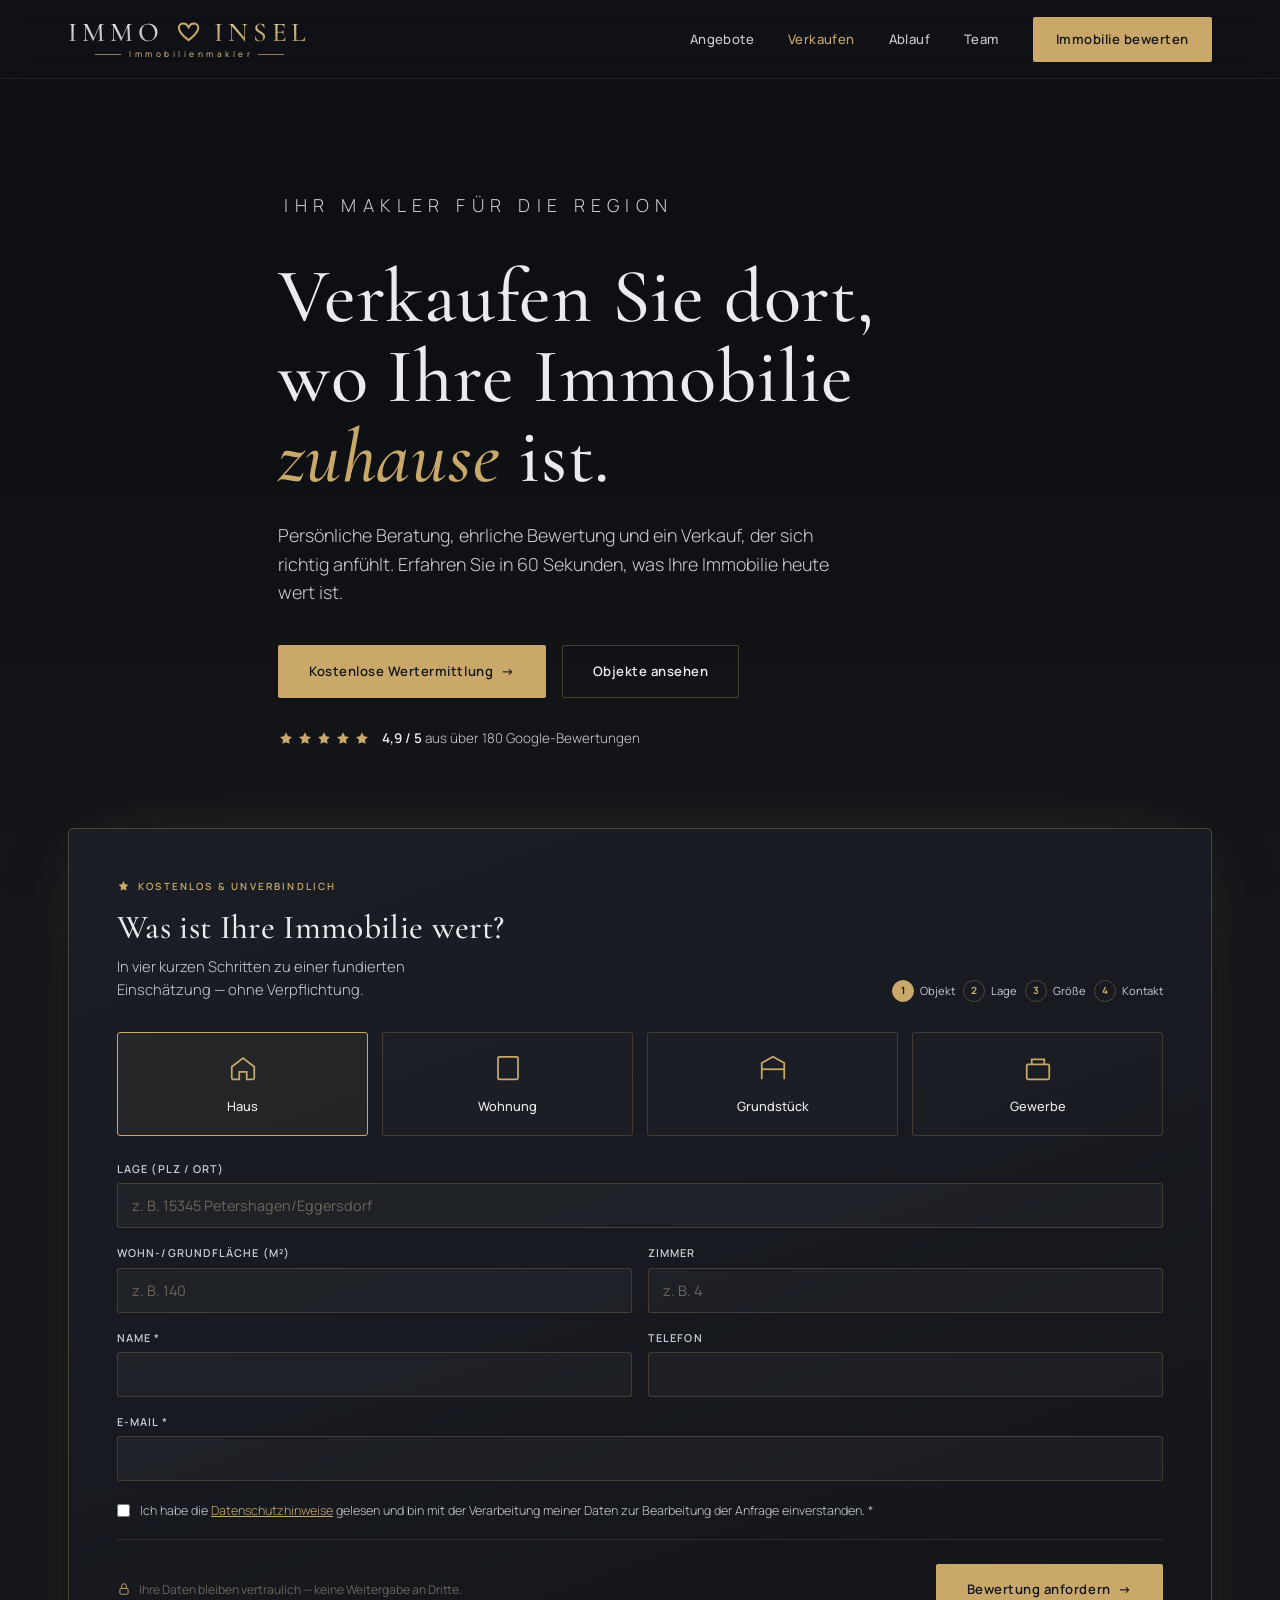
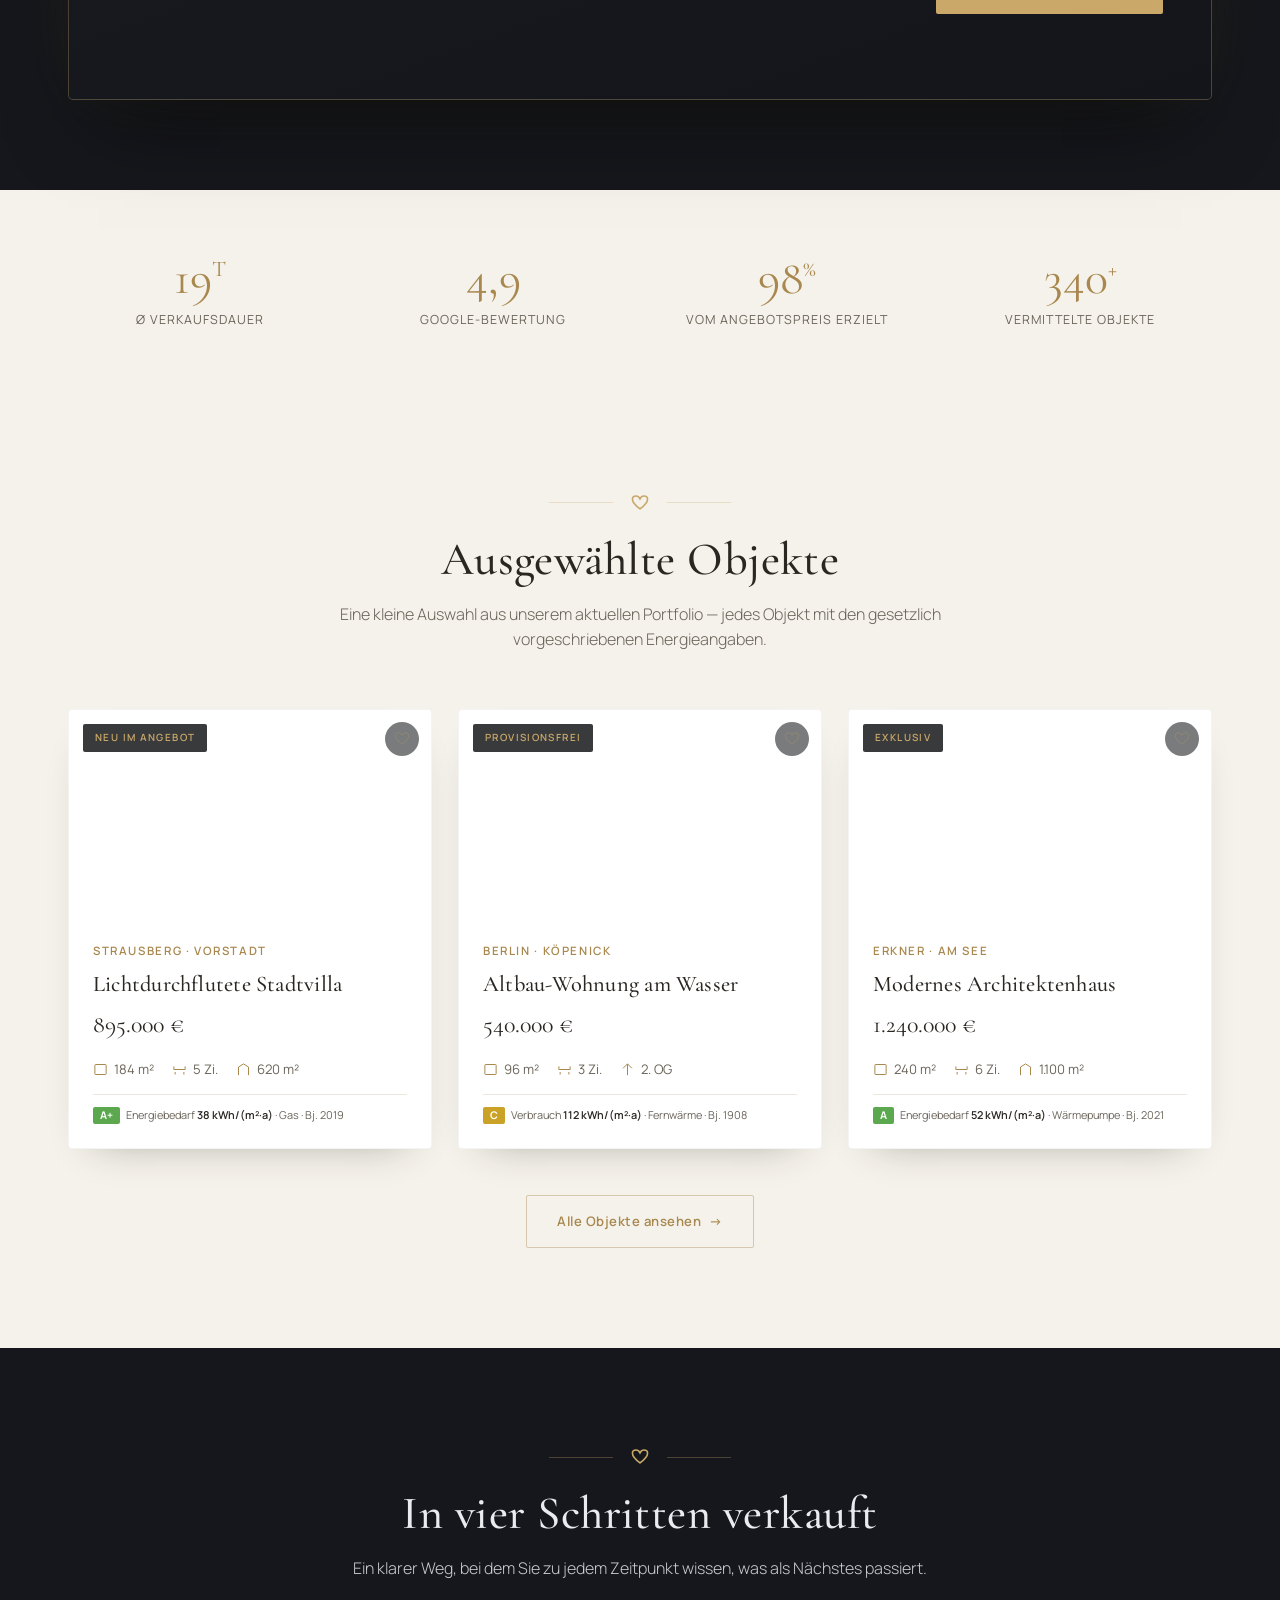
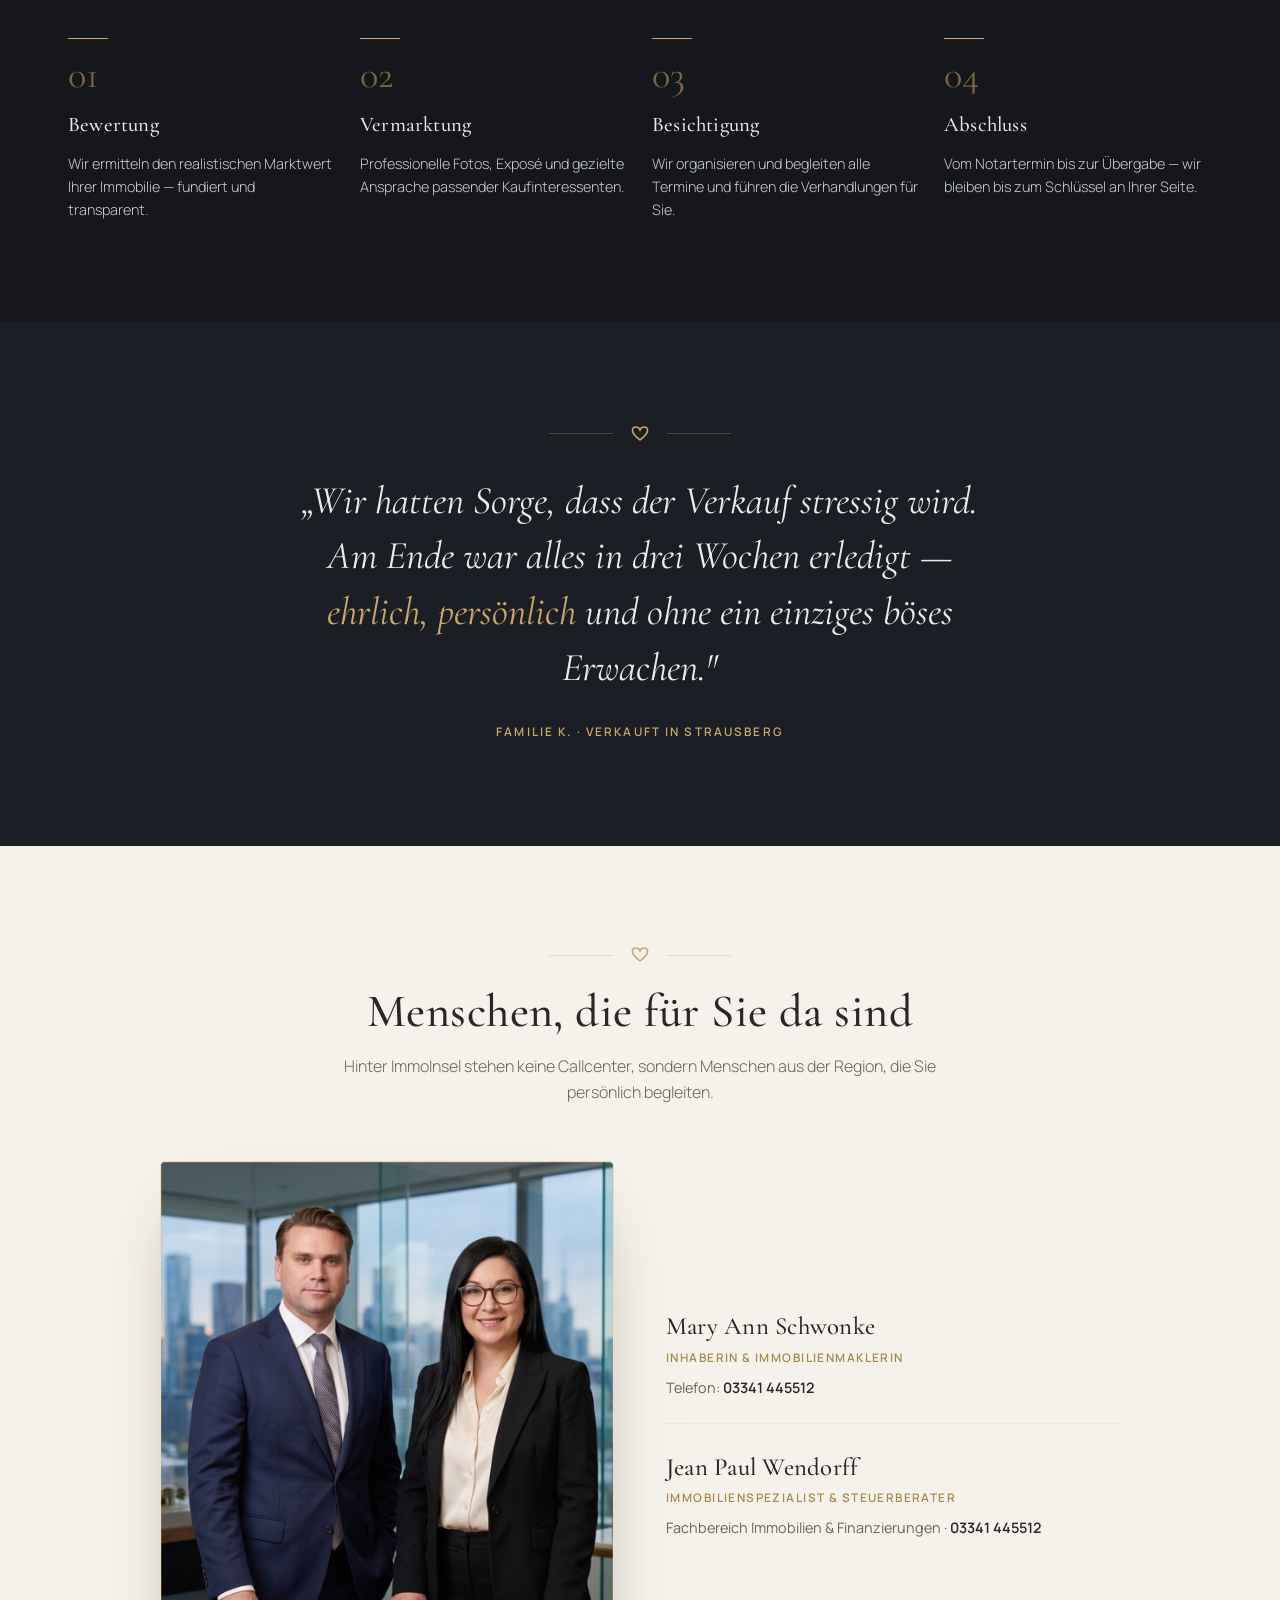
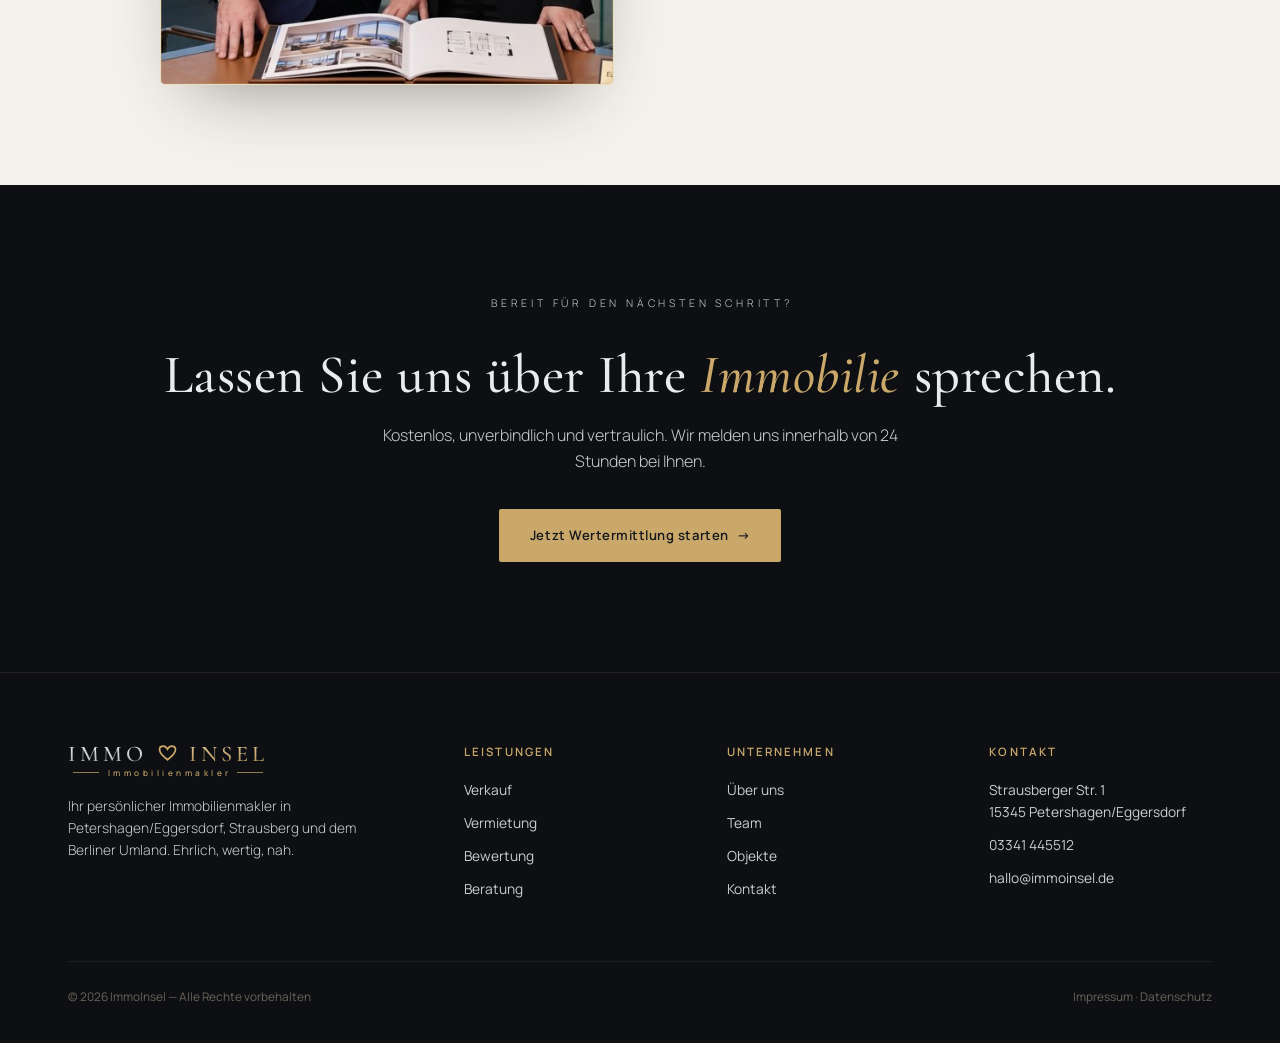
<file: Immoinsel-Vorschau.html>
<!DOCTYPE html>
<html lang="de">
<head>
  <meta charset="UTF-8" />
  <meta name="viewport" content="width=device-width, initial-scale=1.0" />
  <title>ImmoInsel · Immobilienmakler in Petershagen/Eggersdorf, Strausberg &amp; Umland</title>
  <meta name="description" content="ImmoInsel – Mary Ann Schwonke, Ihr persönlicher Immobilienmakler in Petershagen/Eggersdorf, Strausberg und dem Berliner Umland. Kostenlose Wertermittlung, ehrliche Beratung und ein Verkauf, der sich richtig anfühlt." />
  <meta name="theme-color" content="#15171C" />
  <link rel="canonical" href="https://www.immoinsel.de/" />

  <!-- Open Graph / Social -->
  <meta property="og:type" content="website" />
  <meta property="og:locale" content="de_DE" />
  <meta property="og:site_name" content="ImmoInsel" />
  <meta property="og:title" content="ImmoInsel · Immobilienmakler für die Region" />
  <meta property="og:description" content="Kostenlose Wertermittlung, ehrliche Beratung und ein Verkauf, der sich richtig anfühlt. Verkaufen Sie dort, wo Ihre Immobilie zuhause ist." />
  <meta property="og:url" content="https://www.immoinsel.de/" />
  <meta property="og:image" content="https://www.immoinsel.de/img/og-image.jpg" />
  <meta property="og:image:width" content="1200" />
  <meta property="og:image:height" content="630" />
  <meta name="twitter:card" content="summary_large_image" />
  <meta name="twitter:title" content="ImmoInsel · Immobilienmakler für die Region" />
  <meta name="twitter:description" content="Kostenlose Wertermittlung und ehrliche Beratung – verkaufen Sie dort, wo Ihre Immobilie zuhause ist." />
  <meta name="twitter:image" content="https://www.immoinsel.de/img/og-image.jpg" />

  <!-- RealEstateAgent strukturierte Daten (Beispieldaten – bitte anpassen) -->
  <script type="application/ld+json">
  {
    "@context": "https://schema.org",
    "@type": "RealEstateAgent",
    "name": "ImmoInsel – Mary Ann Schwonke",
    "image": "https://www.immoinsel.de/img/og-image.jpg",
    "url": "https://www.immoinsel.de/",
    "telephone": "+49 3341 445512",
    "email": "hallo@immoinsel.de",
    "priceRange": "€€€",
    "address": {
      "@type": "PostalAddress",
      "streetAddress": "Strausberger Str. 1",
      "postalCode": "15345",
      "addressLocality": "Petershagen/Eggersdorf",
      "addressRegion": "Brandenburg",
      "addressCountry": "DE"
    },
    "areaServed": ["Petershagen/Eggersdorf", "Strausberg", "Fredersdorf-Vogelsdorf", "Neuenhagen", "Rüdersdorf", "Berlin"],
    "aggregateRating": {
      "@type": "AggregateRating",
      "ratingValue": "4.9",
      "reviewCount": "180"
    }
  }
  </script>

  <link rel="icon" type="image/svg+xml" href="[data-uri]" />

  <link rel="preconnect" href="https://fonts.googleapis.com" />
  <link rel="preconnect" href="https://fonts.gstatic.com" crossorigin />
  <link href="https://fonts.googleapis.com/css2?family=Cormorant+Garamond:ital,wght@0,400;0,500;0,600;1,400;1,500&family=Manrope:wght@300;400;500;600;700&display=swap" rel="stylesheet" />
  <style>
/* =========================================================
   ImmoInsel · Immobilienmakler – Gestaltung
   Anthrazit + Champagner-Gold, Cormorant Garamond / Manrope
   ========================================================= */
:root{
  --ink:#0E0F12;--anthracite:#15171C;--anthracite-2:#1B1E25;
  --gold:#C9A86A;--gold-lite:#E7D2A0;--gold-deep:#A8884E;
  --silver:#C9CDD2;--platinum:#E9EBEE;
  --cream:#F5F2EB;--cream-2:#EDE8DD;--cream-ink:#2A2622;--cream-mute:#6B645A;
  --line:rgba(201,168,106,.30);
  --serif:'Cormorant Garamond',Georgia,serif;
  --sans:'Manrope',system-ui,-apple-system,sans-serif;
}
*{margin:0;padding:0;box-sizing:border-box}
html{scroll-behavior:smooth}
body{font-family:var(--sans);background:var(--anthracite);color:var(--platinum);line-height:1.6;-webkit-font-smoothing:antialiased;overflow-x:hidden}
.wrap{max-width:1200px;margin:0 auto;padding:0 28px}
a{color:inherit;text-decoration:none}
img{max-width:100%;display:block}

/* Wordmark */
.mark{display:inline-flex;flex-direction:column;align-items:center;line-height:1}
.mark-row{font-family:var(--serif);font-weight:500;font-size:1.7rem;letter-spacing:.18em;display:flex;align-items:center;gap:.5em}
.mark-immo{background:linear-gradient(180deg,#EDEFF1,#A9AEB4);-webkit-background-clip:text;background-clip:text;color:transparent}
.mark-insel{background:linear-gradient(180deg,var(--gold-lite),var(--gold-deep));-webkit-background-clip:text;background-clip:text;color:transparent}
.mark-heart{width:.85em;height:.85em;flex:none}
.mark-heart path{fill:none;stroke:var(--gold);stroke-width:9}
.mark-eyebrow{display:flex;align-items:center;gap:.6em;margin-top:.45em;font-family:var(--sans);font-weight:500;font-size:.52rem;letter-spacing:.42em;color:var(--gold);text-indent:.42em}
.mark-eyebrow::before,.mark-eyebrow::after{content:"";width:26px;height:1px;background:var(--gold);opacity:.7}

/* Heart divider (signature) */
.hdiv{display:flex;align-items:center;justify-content:center;gap:18px;margin:0 auto}
.hdiv span{height:1px;width:64px;background:var(--line)}
.hdiv svg{width:18px;height:18px}
.hdiv svg path{fill:none;stroke:var(--gold);stroke-width:9}

/* Buttons */
.btn{display:inline-flex;align-items:center;gap:.6em;font-weight:600;font-size:.82rem;letter-spacing:.04em;padding:15px 30px;border-radius:2px;cursor:pointer;border:1px solid transparent;transition:.25s ease;font-family:var(--sans)}
.btn-gold{background:var(--gold);color:#15171C}
.btn-gold:hover{background:var(--gold-lite);transform:translateY(-2px)}
.btn-ghost{border-color:var(--line);color:var(--platinum)}
.btn-ghost:hover{border-color:var(--gold);color:var(--gold)}
.btn-arrow{transition:transform .25s ease}
.btn:hover .btn-arrow{transform:translateX(4px)}
.eyebrow{font-size:.66rem;letter-spacing:.36em;font-weight:600;color:var(--gold);text-transform:uppercase;text-indent:.36em}
h1,h2,h3{font-family:var(--serif);font-weight:500;letter-spacing:.01em}

/* Header */
header{position:fixed;top:0;left:0;right:0;z-index:50;backdrop-filter:blur(12px);background:rgba(17,19,24,.72);border-bottom:1px solid rgba(201,168,106,.12)}
.nav{display:flex;align-items:center;justify-content:space-between;height:78px}
.nav-panel{display:flex;align-items:center;gap:34px}
.nav-links{display:flex;gap:34px;font-size:.82rem;font-weight:500;letter-spacing:.03em}
.nav-links a{color:var(--silver);transition:color .2s}
.nav-links a:hover,.nav-links a.active{color:var(--gold)}
.nav .btn{padding:11px 22px}
.burger{display:none;flex-direction:column;gap:5px;cursor:pointer;background:none;border:0;padding:6px}
.burger span{width:24px;height:1.5px;background:var(--gold);transition:.25s ease}
.burger[aria-expanded="true"] span:nth-child(1){transform:translateY(6.5px) rotate(45deg)}
.burger[aria-expanded="true"] span:nth-child(2){opacity:0}
.burger[aria-expanded="true"] span:nth-child(3){transform:translateY(-6.5px) rotate(-45deg)}

/* Hero */
.hero{position:relative;min-height:100vh;display:flex;align-items:center;padding:120px 0 80px;
  background:linear-gradient(180deg,rgba(14,15,18,.80) 0%,rgba(14,15,18,.55) 45%,rgba(21,23,28,.96) 100%),#0E0F12 url("https://images.unsplash.com/photo-1600585154340-be6161a56a0c?auto=format&fit=crop&w=1600&q=80") center/cover no-repeat}
.hero-inner{max-width:780px}
.hero h1{font-size:clamp(2.7rem,6vw,4.8rem);line-height:1.04;margin:22px 0 24px;color:var(--platinum)}
.hero h1 em{font-style:italic;color:var(--gold)}
.hero p{font-size:1.12rem;color:var(--silver);max-width:560px;font-weight:300;margin-bottom:38px}
.hero-cta{display:flex;gap:16px;flex-wrap:wrap}
.hero-rating{display:flex;align-items:center;gap:12px;margin-top:30px}
.stars{display:flex;gap:3px}
.stars svg{width:16px;height:16px;fill:var(--gold)}
.hero-rating small{font-size:.84rem;color:var(--silver);font-weight:300}
.hero-rating small b{color:var(--platinum);font-weight:600}

.reveal{opacity:0;transform:translateY(24px);animation:rise .9s cubic-bezier(.2,.7,.3,1) forwards}
.d1{animation-delay:.05s}.d2{animation-delay:.2s}.d3{animation-delay:.35s}.d4{animation-delay:.5s}.d5{animation-delay:.62s}
@keyframes rise{to{opacity:1;transform:none}}

/* Valuation card */
.valuation{background:var(--anthracite);padding:0 0 90px}
.vcard{margin-top:-72px;position:relative;z-index:5;background:linear-gradient(160deg,var(--anthracite-2),#13151A);border:1px solid var(--line);border-radius:5px;padding:46px 48px;
  box-shadow:0 40px 80px -30px rgba(0,0,0,.7),0 0 70px -24px rgba(201,168,106,.22)}
.vcard-ribbon{display:inline-flex;align-items:center;gap:8px;font-size:.62rem;letter-spacing:.22em;text-transform:uppercase;color:var(--gold);font-weight:600;margin-bottom:16px}
.vcard-ribbon svg{width:13px;height:13px;fill:var(--gold)}
.vcard-head{display:flex;justify-content:space-between;align-items:flex-end;gap:30px;flex-wrap:wrap;margin-bottom:30px}
.vcard h2{font-size:2.1rem;color:var(--platinum);line-height:1.08}
.vcard-head>div>p{color:var(--silver);font-size:.92rem;font-weight:300;max-width:360px;margin-top:8px}
.steps{display:flex;gap:8px}
.steps i{font-style:normal;font-size:.7rem;color:var(--silver);display:flex;align-items:center;gap:6px}
.steps i b{width:22px;height:22px;border:1px solid var(--line);border-radius:50%;display:grid;place-items:center;font-size:.62rem;color:var(--gold);font-weight:700}
.steps i.on b{background:var(--gold);color:#15171C;border-color:var(--gold)}
.chips{display:grid;grid-template-columns:repeat(4,1fr);gap:14px;margin-bottom:24px}
.chip{border:1px solid rgba(201,168,106,.22);border-radius:3px;padding:20px 14px;text-align:center;cursor:pointer;transition:.2s;background:rgba(255,255,255,.015);font-family:var(--sans)}
.chip:hover,.chip.sel{border-color:var(--gold);background:rgba(201,168,106,.07)}
.chip svg{width:30px;height:30px;stroke:var(--gold);fill:none;stroke-width:1.4;margin-bottom:10px}
.chip span{display:block;font-size:.8rem;color:var(--platinum);font-weight:500}
.vcard-foot{display:flex;justify-content:space-between;align-items:center;gap:20px;flex-wrap:wrap;border-top:1px solid rgba(201,168,106,.14);padding-top:24px}
.vcard-foot small{color:var(--cream-mute);font-size:.76rem;display:flex;align-items:center;gap:8px}
.vcard-foot small svg{width:14px;height:14px;stroke:var(--gold);fill:none;stroke-width:1.6;flex:none}

/* Wertermittlungs-Formular */
.vform-grid{display:grid;grid-template-columns:1fr 1fr;gap:16px;margin-bottom:20px}
.vfield{display:flex;flex-direction:column;gap:6px}
.vfield.full{grid-column:1 / -1}
.vfield label{font-size:.68rem;letter-spacing:.1em;text-transform:uppercase;color:var(--silver);font-weight:600}
.vfield input{background:rgba(255,255,255,.03);border:1px solid rgba(201,168,106,.22);border-radius:3px;padding:12px 14px;color:var(--platinum);font-family:var(--sans);font-size:.9rem;transition:border-color .2s}
.vfield input::placeholder{color:var(--cream-mute)}
.vfield input:focus{outline:none;border-color:var(--gold)}
.vfield input.field-invalid{border-color:#d9705f}
.vconsent{display:flex;gap:10px;align-items:flex-start;font-size:.78rem;color:var(--silver);font-weight:300;margin-bottom:18px}
.vconsent input{margin-top:3px;accent-color:var(--gold);flex:none}
.vconsent a{color:var(--gold);text-decoration:underline}
.vstatus{flex-basis:100%;font-size:.82rem;margin-top:4px;min-height:1.1em}
.vstatus.ok{color:#7bbf6f}.vstatus.err{color:#e0897b}

/* Trust */
.trust{background:var(--cream);color:var(--cream-ink);padding:64px 0}
.trust-grid{display:grid;grid-template-columns:repeat(4,1fr);gap:30px;text-align:center}
.stat .n{font-family:var(--serif);font-size:3rem;color:var(--gold-deep);line-height:1}
.stat .n em{font-style:normal;font-size:1.4rem;vertical-align:super}
.stat .l{font-size:.78rem;letter-spacing:.08em;text-transform:uppercase;color:var(--cream-mute);margin-top:8px}

/* Section base */
.section{padding:100px 0}
.section-cream{background:var(--cream);color:var(--cream-ink)}
.s-head{text-align:center;max-width:640px;margin:0 auto 56px}
.s-head .hdiv{margin-bottom:22px}
.s-head h2{font-size:clamp(2rem,4vw,2.9rem);line-height:1.12;margin-bottom:16px;color:var(--platinum)}
.section-cream .s-head h2{color:var(--cream-ink)}
.s-head p{color:var(--silver);font-weight:300}
.section-cream .s-head p{color:var(--cream-mute)}

/* Listings */
.listings{display:grid;grid-template-columns:repeat(3,1fr);gap:26px}
.lcard{background:#fff;border-radius:4px;overflow:hidden;box-shadow:0 18px 40px -28px rgba(42,38,34,.45);transition:.3s;border:1px solid rgba(42,38,34,.05)}
.lcard:hover{transform:translateY(-6px);box-shadow:0 30px 60px -30px rgba(42,38,34,.55)}
.lcard-img{height:210px;background-size:cover;background-position:center;position:relative}
.lcard-tag{position:absolute;top:14px;left:14px;background:rgba(14,15,18,.82);color:var(--gold);font-size:.62rem;letter-spacing:.14em;text-transform:uppercase;padding:6px 12px;border-radius:2px;font-weight:600}
.lcard-fav{position:absolute;top:12px;right:12px;width:34px;height:34px;border-radius:50%;background:rgba(14,15,18,.55);display:grid;place-items:center;cursor:pointer;transition:.2s;backdrop-filter:blur(2px);border:0}
.lcard-fav:hover,.lcard-fav.on{background:rgba(14,15,18,.85)}
.lcard-fav svg{width:16px;height:16px;stroke:var(--gold);fill:none;stroke-width:1.7}
.lcard-fav.on svg{fill:var(--gold)}
.lcard-body{padding:22px 24px 24px}
.lcard-loc{font-size:.72rem;letter-spacing:.14em;text-transform:uppercase;color:var(--gold-deep);font-weight:600}
.lcard h3{font-size:1.4rem;color:var(--cream-ink);margin:6px 0 4px}
.lcard-price{font-family:var(--serif);font-size:1.5rem;color:var(--cream-ink);margin-bottom:14px}
.lcard-facts{display:flex;gap:18px;font-size:.82rem;color:var(--cream-mute);padding-bottom:14px;border-bottom:1px solid var(--cream-2)}
.lcard-facts span{display:flex;align-items:center;gap:6px}
.lcard-facts svg{width:15px;height:15px;stroke:var(--gold-deep);fill:none;stroke-width:1.6}
.lcard-energy{font-size:.68rem;color:var(--cream-mute);margin-top:12px;line-height:1.5}
.lcard-energy b{color:var(--cream-ink);font-weight:600}
.ebadge{display:inline-block;background:#5BA84F;color:#fff;font-weight:700;padding:1px 7px;border-radius:2px;font-size:.66rem;margin-right:4px}

/* Process */
.process{display:grid;grid-template-columns:repeat(4,1fr);gap:24px}
.pstep{position:relative;padding-top:18px}
.pstep .pnum{font-family:var(--serif);font-size:2.4rem;color:var(--gold);opacity:.55;line-height:1}
.pstep h3{font-size:1.3rem;color:var(--platinum);margin:14px 0 10px}
.pstep p{font-size:.9rem;color:var(--silver);font-weight:300}
.pstep::before{content:"";position:absolute;top:0;left:0;width:40px;height:1px;background:var(--gold)}

/* Testimonial */
.quote-sec{background:var(--anthracite-2);padding:104px 0}
.quote{text-align:center;max-width:780px;margin:0 auto}
.quote .hdiv{margin-bottom:30px}
.quote p{font-family:var(--serif);font-size:clamp(1.6rem,3.4vw,2.45rem);line-height:1.42;color:var(--platinum);font-style:italic;font-weight:400}
.quote p em{color:var(--gold)}
.quote .who{margin-top:28px;font-size:.74rem;letter-spacing:.18em;text-transform:uppercase;color:var(--gold);font-weight:600}

/* Team */
.team{display:grid;grid-template-columns:repeat(3,1fr);gap:30px}
.team.team-2{grid-template-columns:repeat(2,1fr);max-width:720px;margin:0 auto}
.tcard{text-align:center}
.tcard-img{width:100%;aspect-ratio:4/5;border-radius:4px;background-size:cover;background-position:center;filter:grayscale(.25);transition:.4s}
.tcard:hover .tcard-img{filter:grayscale(0)}
/* Monogramm-Platzhalter (falls kein Foto vorliegt) */
.tcard-mono{display:grid;place-items:center;aspect-ratio:4/5;border-radius:4px;
  background:linear-gradient(160deg,var(--anthracite-2),#101216);border:1px solid var(--line)}
.tcard-mono span{font-family:var(--serif);font-size:3.4rem;letter-spacing:.06em;
  background:linear-gradient(180deg,var(--gold-lite),var(--gold-deep));-webkit-background-clip:text;background-clip:text;color:transparent}

/* Team-Feature: gemeinsames Porträt + Personen */
.team-feature{display:grid;grid-template-columns:1fr 1fr;gap:52px;align-items:center;max-width:960px;margin:0 auto}
.team-photo{position:relative;border-radius:5px;overflow:hidden;border:1px solid var(--line);
  box-shadow:0 30px 70px -34px rgba(42,38,34,.55)}
.team-photo::after{content:"";position:absolute;inset:0;box-shadow:inset 0 0 0 1px rgba(201,168,106,.25);border-radius:5px;pointer-events:none}
.team-photo img{width:100%;height:100%;object-fit:cover;display:block}
.team-people{display:flex;flex-direction:column;gap:24px}
.tperson h3{font-size:1.55rem;color:var(--cream-ink);margin-bottom:2px}
.tperson .role{font-size:.74rem;letter-spacing:.12em;text-transform:uppercase;color:var(--gold-deep);font-weight:600}
.tperson .tel{font-size:.9rem;color:var(--cream-mute);margin-top:8px}
.tperson .tel a{color:var(--cream-ink);font-weight:600}
.tperson + .tperson{border-top:1px solid var(--cream-2);padding-top:24px}
.tcard h3{font-size:1.4rem;margin:18px 0 2px;color:var(--cream-ink)}
.tcard .role{font-size:.74rem;letter-spacing:.12em;text-transform:uppercase;color:var(--gold-deep);font-weight:600}
.tcard .tel{font-size:.86rem;color:var(--cream-mute);margin-top:10px}

/* CTA */
.cta{background:linear-gradient(rgba(14,15,18,.9),rgba(14,15,18,.92)),#0E0F12 url("https://images.unsplash.com/photo-1512917774080-9991f1c4c750?auto=format&fit=crop&w=1600&q=80") center/cover;text-align:center;padding:110px 0}
.cta h2{font-size:clamp(2.2rem,5vw,3.4rem);color:var(--platinum);margin:22px 0 18px;line-height:1.1}
.cta h2 em{font-style:italic;color:var(--gold)}
.cta p{color:var(--silver);font-weight:300;max-width:520px;margin:0 auto 34px}

/* Footer */
footer{background:var(--ink);padding:70px 0 36px;border-top:1px solid rgba(201,168,106,.12)}
.foot-grid{display:grid;grid-template-columns:1.6fr 1fr 1fr 1fr;gap:40px;margin-bottom:50px}
.foot-grid p{color:var(--silver);font-size:.86rem;font-weight:300;margin-top:18px;max-width:300px}
.foot-col h4{font-size:.72rem;letter-spacing:.18em;text-transform:uppercase;color:var(--gold);margin-bottom:18px;font-weight:600}
.foot-col a{display:block;color:var(--silver);font-size:.86rem;margin-bottom:11px;transition:color .2s}
.foot-col a:hover{color:var(--gold)}
.foot-bar{border-top:1px solid rgba(255,255,255,.06);padding-top:26px;display:flex;justify-content:space-between;flex-wrap:wrap;gap:14px;font-size:.74rem;color:var(--cream-mute)}
.foot-bar a{color:var(--cream-mute)}.foot-bar a:hover{color:var(--gold)}

/* ===== Rechtstexte (Impressum / Datenschutz) ===== */
.legal-main{padding:140px 0 90px;background:var(--cream);color:var(--cream-ink);min-height:100vh}
.legal-main .narrow{max-width:820px;margin:0 auto;padding:0 28px}
.legal-main h1{font-size:clamp(2.2rem,5vw,3rem);margin:10px 0 26px;color:var(--cream-ink)}
.legal-main h2{font-family:var(--serif);font-size:1.5rem;margin:34px 0 10px;color:var(--cream-ink)}
.legal-main p{color:var(--cream-ink);margin-bottom:12px;font-weight:300}
.legal-main a{color:var(--gold-deep);text-decoration:underline}
.legal-note{background:rgba(201,168,106,.12);border-left:3px solid var(--gold);padding:14px 18px;border-radius:3px;font-size:.9rem;color:var(--cream-mute)}
.back-link{display:inline-block;color:var(--gold-deep);font-weight:600}

@media(max-width:920px){
  .nav-panel{display:none}
  .burger{display:flex}
  header.open .nav-panel{display:flex;position:absolute;top:78px;left:0;right:0;flex-direction:column;align-items:stretch;gap:0;background:rgba(14,15,18,.98);backdrop-filter:blur(12px);border-bottom:1px solid var(--line);padding:12px 0}
  header.open .nav-links{flex-direction:column;gap:0}
  header.open .nav-links a{padding:14px 28px}
  header.open .nav-panel .btn{margin:12px 28px 6px;justify-content:center}
  .chips{grid-template-columns:repeat(2,1fr)}
  .trust-grid,.listings,.process,.team{grid-template-columns:1fr 1fr}
  .team-feature{grid-template-columns:1fr;gap:32px;max-width:460px}
  .foot-grid{grid-template-columns:1fr 1fr}
  .vcard{padding:34px 26px}
}
@media(max-width:560px){
  .trust-grid,.listings,.process,.team,.chips,.foot-grid{grid-template-columns:1fr}
  .wrap{padding:0 20px}.hero h1{font-size:2.4rem}
}
@media (prefers-reduced-motion:reduce){*{animation:none!important;transition:none!important;scroll-behavior:auto!important}}
:focus-visible{outline:2px solid var(--gold);outline-offset:3px}

</style>
</head>
<body>

<header id="siteHeader">
  <div class="wrap nav">
    <a href="#top" class="mark" aria-label="ImmoInsel Startseite">
      <span class="mark-row">
        <span class="mark-immo">IMMO</span>
        <svg class="mark-heart" viewBox="0 0 100 90" aria-hidden="true"><path d="M50 78 C20 55 8 38 8 24 C8 12 18 6 28 6 C38 6 46 14 50 22 C54 14 62 6 72 6 C82 6 92 12 92 24 C92 38 80 55 50 78 Z"/></svg>
        <span class="mark-insel">INSEL</span>
      </span>
      <span class="mark-eyebrow">Immobilienmakler</span>
    </a>

    <button class="burger" id="burger" aria-expanded="false" aria-controls="navPanel" aria-label="Menü öffnen" type="button">
      <span></span><span></span><span></span>
    </button>

    <div class="nav-panel" id="navPanel">
      <nav class="nav-links" aria-label="Hauptnavigation">
        <a href="#angebote">Angebote</a>
        <a href="#verkaufen">Verkaufen</a>
        <a href="#ablauf">Ablauf</a>
        <a href="#team">Team</a>
      </nav>
      <a href="#bewertung" class="btn btn-gold">Immobilie bewerten</a>
    </div>
  </div>
</header>

<span id="top"></span>

<!-- HERO -->
<section class="hero">
  <div class="wrap hero-inner">
    <p class="eyebrow reveal d1">Ihr Makler für die Region</p>
    <h1 class="reveal d2">Verkaufen Sie dort,<br>wo Ihre Immobilie <em>zuhause</em> ist.</h1>
    <p class="reveal d3">Persönliche Beratung, ehrliche Bewertung und ein Verkauf, der sich richtig anfühlt. Erfahren Sie in 60 Sekunden, was Ihre Immobilie heute wert ist.</p>
    <div class="hero-cta reveal d4">
      <a href="#bewertung" class="btn btn-gold">Kostenlose Wertermittlung <span class="btn-arrow">→</span></a>
      <a href="#angebote" class="btn btn-ghost">Objekte ansehen</a>
    </div>
    <div class="hero-rating reveal d5">
      <span class="stars" aria-hidden="true">
        <svg viewBox="0 0 24 24"><path d="M12 2l3 6 6 .9-4.5 4.3 1 6.1L12 17l-5.5 2.3 1-6.1L3 8.9 9 8z"/></svg>
        <svg viewBox="0 0 24 24"><path d="M12 2l3 6 6 .9-4.5 4.3 1 6.1L12 17l-5.5 2.3 1-6.1L3 8.9 9 8z"/></svg>
        <svg viewBox="0 0 24 24"><path d="M12 2l3 6 6 .9-4.5 4.3 1 6.1L12 17l-5.5 2.3 1-6.1L3 8.9 9 8z"/></svg>
        <svg viewBox="0 0 24 24"><path d="M12 2l3 6 6 .9-4.5 4.3 1 6.1L12 17l-5.5 2.3 1-6.1L3 8.9 9 8z"/></svg>
        <svg viewBox="0 0 24 24"><path d="M12 2l3 6 6 .9-4.5 4.3 1 6.1L12 17l-5.5 2.3 1-6.1L3 8.9 9 8z"/></svg>
      </span>
      <small><b>4,9 / 5</b> aus über 180 Google-Bewertungen</small>
    </div>
  </div>
</section>

<!-- VALUATION -->
<section class="valuation" id="bewertung">
  <div class="wrap">
    <div class="vcard">
      <span class="vcard-ribbon"><svg viewBox="0 0 24 24" aria-hidden="true"><path d="M12 2l3 6 6 .9-4.5 4.3 1 6.1L12 17l-5.5 2.3 1-6.1L3 8.9 9 8z"/></svg>Kostenlos &amp; unverbindlich</span>
      <div class="vcard-head">
        <div>
          <h2>Was ist Ihre Immobilie wert?</h2>
          <p>In vier kurzen Schritten zu einer fundierten Einschätzung — ohne Verpflichtung.</p>
        </div>
        <div class="steps">
          <i class="on"><b>1</b>Objekt</i><i><b>2</b>Lage</i><i><b>3</b>Größe</i><i><b>4</b>Kontakt</i>
        </div>
      </div>
      <form id="valForm" action="https://api.web3forms.com/submit" method="POST" novalidate>
        <!-- Web3Forms: echten Access-Key eintragen, dann versendet das Formular per E-Mail.
             Solange der Platzhalter steht, öffnet sich als Fallback das E-Mail-Programm. -->
        <input type="hidden" name="access_key" value="DEIN-WEB3FORMS-KEY" />
        <input type="hidden" name="subject" value="Neue Wertermittlungs-Anfrage – ImmoInsel" />
        <input type="hidden" name="from_name" value="Website immoinsel.de" />
        <input type="hidden" id="objektart" name="Objektart" value="Haus" />
        <!-- Spamschutz (unsichtbar) -->
        <input type="checkbox" name="botcheck" tabindex="-1" autocomplete="off" aria-hidden="true" style="display:none" />

        <div class="chips" role="group" aria-label="Objektart wählen">
          <button class="chip sel" type="button" data-value="Haus"><svg viewBox="0 0 24 24" aria-hidden="true"><path d="M3 11l9-7 9 7v9a1 1 0 01-1 1h-5v-6H9v6H4a1 1 0 01-1-1z"/></svg><span>Haus</span></button>
          <button class="chip" type="button" data-value="Wohnung"><svg viewBox="0 0 24 24" aria-hidden="true"><rect x="4" y="3" width="16" height="18" rx="1"/><path d="M9 8h.01M15 8h.01M9 12h.01M15 12h.01M9 16h.01M15 16h.01"/></svg><span>Wohnung</span></button>
          <button class="chip" type="button" data-value="Grundstück"><svg viewBox="0 0 24 24" aria-hidden="true"><path d="M3 21V8l9-5 9 5v13"/><path d="M3 13h18"/></svg><span>Grundstück</span></button>
          <button class="chip" type="button" data-value="Gewerbe"><svg viewBox="0 0 24 24" aria-hidden="true"><rect x="3" y="9" width="18" height="12" rx="1"/><path d="M7 9V5h10v4"/></svg><span>Gewerbe</span></button>
        </div>

        <div class="vform-grid">
          <div class="vfield full">
            <label for="vLage">Lage (PLZ / Ort)</label>
            <input id="vLage" name="Lage" placeholder="z. B. 15345 Petershagen/Eggersdorf" autocomplete="postal-code" />
          </div>
          <div class="vfield">
            <label for="vFlaeche">Wohn-/Grundfläche (m²)</label>
            <input id="vFlaeche" name="Fläche" inputmode="numeric" placeholder="z. B. 140" />
          </div>
          <div class="vfield">
            <label for="vZimmer">Zimmer</label>
            <input id="vZimmer" name="Zimmer" inputmode="numeric" placeholder="z. B. 4" />
          </div>
          <div class="vfield">
            <label for="vName">Name *</label>
            <input id="vName" name="Name" autocomplete="name" required />
          </div>
          <div class="vfield">
            <label for="vTel">Telefon</label>
            <input id="vTel" name="Telefon" type="tel" autocomplete="tel" />
          </div>
          <div class="vfield full">
            <label for="vMail">E-Mail *</label>
            <input id="vMail" name="E-Mail" type="email" autocomplete="email" required />
          </div>
        </div>

        <label class="vconsent">
          <input type="checkbox" id="vConsent" name="Datenschutz" required />
          <span>Ich habe die <a href="https://larshaase.github.io/Immoinsel/datenschutz.html" target="_blank" rel="noopener" target="_blank" rel="noopener">Datenschutzhinweise</a>
            gelesen und bin mit der Verarbeitung meiner Daten zur Bearbeitung der Anfrage einverstanden. *</span>
        </label>

        <div class="vcard-foot">
          <small><svg viewBox="0 0 24 24" aria-hidden="true"><rect x="5" y="11" width="14" height="10" rx="2"/><path d="M8 11V7a4 4 0 018 0v4"/></svg>Ihre Daten bleiben vertraulich — keine Weitergabe an Dritte.</small>
          <button type="submit" class="btn btn-gold">Bewertung anfordern <span class="btn-arrow">→</span></button>
          <p class="vstatus" id="valStatus" role="status" aria-live="polite"></p>
        </div>
      </form>
    </div>
  </div>
</section>

<!-- TRUST -->
<section class="trust">
  <div class="wrap trust-grid">
    <div class="stat"><div class="n">19<em>T</em></div><div class="l">Ø Verkaufsdauer</div></div>
    <div class="stat"><div class="n">4,9</div><div class="l">Google-Bewertung</div></div>
    <div class="stat"><div class="n">98<em>%</em></div><div class="l">Vom Angebotspreis erzielt</div></div>
    <div class="stat"><div class="n">340<em>+</em></div><div class="l">Vermittelte Objekte</div></div>
  </div>
</section>

<!-- LISTINGS -->
<section class="section section-cream" id="angebote">
  <div class="wrap">
    <div class="s-head">
      <div class="hdiv"><span></span><svg viewBox="0 0 100 90" aria-hidden="true"><path d="M50 78 C20 55 8 38 8 24 C8 12 18 6 28 6 C38 6 46 14 50 22 C54 14 62 6 72 6 C82 6 92 12 92 24 C92 38 80 55 50 78 Z"/></svg><span></span></div>
      <h2>Ausgewählte Objekte</h2>
      <p>Eine kleine Auswahl aus unserem aktuellen Portfolio — jedes Objekt mit den gesetzlich vorgeschriebenen Energieangaben.</p>
    </div>
    <div class="listings">
      <article class="lcard">
        <div class="lcard-img" style="background-image:url('https://images.unsplash.com/photo-1564013799919-ab600027ffc6?auto=format&fit=crop&w=800&q=80')">
          <span class="lcard-tag">Neu im Angebot</span>
          <button class="lcard-fav" type="button" aria-label="Objekt merken" aria-pressed="false"><svg viewBox="0 0 100 90" aria-hidden="true"><path d="M50 78 C20 55 8 38 8 24 C8 12 18 6 28 6 C38 6 46 14 50 22 C54 14 62 6 72 6 C82 6 92 12 92 24 C92 38 80 55 50 78 Z"/></svg></button>
        </div>
        <div class="lcard-body">
          <div class="lcard-loc">Strausberg · Vorstadt</div>
          <h3>Lichtdurchflutete Stadtvilla</h3>
          <div class="lcard-price">895.000 €</div>
          <div class="lcard-facts">
            <span><svg viewBox="0 0 24 24" aria-hidden="true"><rect x="3" y="4" width="18" height="16" rx="1"/></svg>184 m²</span>
            <span><svg viewBox="0 0 24 24" aria-hidden="true"><path d="M3 12h18M3 12V7M21 12V7M5 20v-4M19 20v-4"/></svg>5 Zi.</span>
            <span><svg viewBox="0 0 24 24" aria-hidden="true"><path d="M4 21V8l8-5 8 5v13"/></svg>620 m²</span>
          </div>
          <div class="lcard-energy"><span class="ebadge">A+</span> Energiebedarf <b>38 kWh/(m²·a)</b> · Gas · Bj. 2019</div>
        </div>
      </article>
      <article class="lcard">
        <div class="lcard-img" style="background-image:url('https://images.unsplash.com/photo-1502672260266-1c1ef2d93688?auto=format&fit=crop&w=800&q=80')">
          <span class="lcard-tag">Provisionsfrei</span>
          <button class="lcard-fav" type="button" aria-label="Objekt merken" aria-pressed="false"><svg viewBox="0 0 100 90" aria-hidden="true"><path d="M50 78 C20 55 8 38 8 24 C8 12 18 6 28 6 C38 6 46 14 50 22 C54 14 62 6 72 6 C82 6 92 12 92 24 C92 38 80 55 50 78 Z"/></svg></button>
        </div>
        <div class="lcard-body">
          <div class="lcard-loc">Berlin · Köpenick</div>
          <h3>Altbau-Wohnung am Wasser</h3>
          <div class="lcard-price">540.000 €</div>
          <div class="lcard-facts">
            <span><svg viewBox="0 0 24 24" aria-hidden="true"><rect x="3" y="4" width="18" height="16" rx="1"/></svg>96 m²</span>
            <span><svg viewBox="0 0 24 24" aria-hidden="true"><path d="M3 12h18M3 12V7M21 12V7M5 20v-4M19 20v-4"/></svg>3 Zi.</span>
            <span><svg viewBox="0 0 24 24" aria-hidden="true"><path d="M12 3v18M5 10l7-7 7 7"/></svg>2. OG</span>
          </div>
          <div class="lcard-energy"><span class="ebadge" style="background:#C9A227">C</span> Verbrauch <b>112 kWh/(m²·a)</b> · Fernwärme · Bj. 1908</div>
        </div>
      </article>
      <article class="lcard">
        <div class="lcard-img" style="background-image:url('https://images.unsplash.com/photo-1568605114967-8130f3a36994?auto=format&fit=crop&w=800&q=80')">
          <span class="lcard-tag">Exklusiv</span>
          <button class="lcard-fav" type="button" aria-label="Objekt merken" aria-pressed="false"><svg viewBox="0 0 100 90" aria-hidden="true"><path d="M50 78 C20 55 8 38 8 24 C8 12 18 6 28 6 C38 6 46 14 50 22 C54 14 62 6 72 6 C82 6 92 12 92 24 C92 38 80 55 50 78 Z"/></svg></button>
        </div>
        <div class="lcard-body">
          <div class="lcard-loc">Erkner · am See</div>
          <h3>Modernes Architektenhaus</h3>
          <div class="lcard-price">1.240.000 €</div>
          <div class="lcard-facts">
            <span><svg viewBox="0 0 24 24" aria-hidden="true"><rect x="3" y="4" width="18" height="16" rx="1"/></svg>240 m²</span>
            <span><svg viewBox="0 0 24 24" aria-hidden="true"><path d="M3 12h18M3 12V7M21 12V7M5 20v-4M19 20v-4"/></svg>6 Zi.</span>
            <span><svg viewBox="0 0 24 24" aria-hidden="true"><path d="M4 21V8l8-5 8 5v13"/></svg>1.100 m²</span>
          </div>
          <div class="lcard-energy"><span class="ebadge">A</span> Energiebedarf <b>52 kWh/(m²·a)</b> · Wärmepumpe · Bj. 2021</div>
        </div>
      </article>
    </div>
    <div style="text-align:center;margin-top:46px">
      <a href="#bewertung" class="btn btn-ghost" style="border-color:rgba(168,136,78,.4);color:var(--gold-deep)">Alle Objekte ansehen <span class="btn-arrow">→</span></a>
    </div>
  </div>
</section>

<!-- PROCESS -->
<section class="section" id="ablauf">
  <div class="wrap">
    <div class="s-head">
      <div class="hdiv"><span></span><svg viewBox="0 0 100 90" aria-hidden="true"><path d="M50 78 C20 55 8 38 8 24 C8 12 18 6 28 6 C38 6 46 14 50 22 C54 14 62 6 72 6 C82 6 92 12 92 24 C92 38 80 55 50 78 Z"/></svg><span></span></div>
      <h2>In vier Schritten verkauft</h2>
      <p>Ein klarer Weg, bei dem Sie zu jedem Zeitpunkt wissen, was als Nächstes passiert.</p>
    </div>
    <div class="process">
      <div class="pstep"><div class="pnum">01</div><h3>Bewertung</h3><p>Wir ermitteln den realistischen Marktwert Ihrer Immobilie — fundiert und transparent.</p></div>
      <div class="pstep"><div class="pnum">02</div><h3>Vermarktung</h3><p>Professionelle Fotos, Exposé und gezielte Ansprache passender Kaufinteressenten.</p></div>
      <div class="pstep"><div class="pnum">03</div><h3>Besichtigung</h3><p>Wir organisieren und begleiten alle Termine und führen die Verhandlungen für Sie.</p></div>
      <div class="pstep"><div class="pnum">04</div><h3>Abschluss</h3><p>Vom Notartermin bis zur Übergabe — wir bleiben bis zum Schlüssel an Ihrer Seite.</p></div>
    </div>
  </div>
</section>

<!-- TESTIMONIAL -->
<section class="quote-sec">
  <div class="wrap quote">
    <div class="hdiv"><span></span><svg viewBox="0 0 100 90" aria-hidden="true"><path d="M50 78 C20 55 8 38 8 24 C8 12 18 6 28 6 C38 6 46 14 50 22 C54 14 62 6 72 6 C82 6 92 12 92 24 C92 38 80 55 50 78 Z"/></svg><span></span></div>
    <p>„Wir hatten Sorge, dass der Verkauf stressig wird. Am Ende war alles in drei Wochen erledigt — <em>ehrlich, persönlich</em> und ohne ein einziges böses Erwachen."</p>
    <div class="who">Familie K. · verkauft in Strausberg</div>
  </div>
</section>

<!-- TEAM -->
<section class="section section-cream" id="team">
  <div class="wrap">
    <div class="s-head">
      <div class="hdiv"><span></span><svg viewBox="0 0 100 90" aria-hidden="true"><path d="M50 78 C20 55 8 38 8 24 C8 12 18 6 28 6 C38 6 46 14 50 22 C54 14 62 6 72 6 C82 6 92 12 92 24 C92 38 80 55 50 78 Z"/></svg><span></span></div>
      <h2>Menschen, die für Sie da sind</h2>
      <p>Hinter ImmoInsel stehen keine Callcenter, sondern Menschen aus der Region, die Sie persönlich begleiten.</p>
    </div>
    <div class="team-feature">
      <div class="team-photo">
        <img src="[data-uri]" alt="Mary Ann Schwonke und Jean Paul Wendorff von ImmoInsel" loading="lazy" width="522" height="602" />
      </div>
      <div class="team-people">
        <div class="tperson">
          <h3>Mary Ann Schwonke</h3>
          <div class="role">Inhaberin &amp; Immobilienmaklerin</div>
          <div class="tel">Telefon: <a href="tel:+493341445512">03341 445512</a></div>
        </div>
        <div class="tperson">
          <h3>Jean Paul Wendorff</h3>
          <div class="role">Immobilienspezialist &amp; Steuerberater</div>
          <div class="tel">Fachbereich Immobilien &amp; Finanzierungen · <a href="tel:+493341445512">03341 445512</a></div>
        </div>
      </div>
    </div>
  </div>
</section>

<!-- CTA -->
<section class="cta" id="verkaufen">
  <div class="wrap">
    <p class="eyebrow">Bereit für den nächsten Schritt?</p>
    <h2>Lassen Sie uns über Ihre <em>Immobilie</em> sprechen.</h2>
    <p>Kostenlos, unverbindlich und vertraulich. Wir melden uns innerhalb von 24 Stunden bei Ihnen.</p>
    <a href="#bewertung" class="btn btn-gold">Jetzt Wertermittlung starten <span class="btn-arrow">→</span></a>
  </div>
</section>

<!-- FOOTER -->
<footer>
  <div class="wrap">
    <div class="foot-grid">
      <div class="foot-col">
        <span class="mark">
          <span class="mark-row" style="font-size:1.4rem">
            <span class="mark-immo">IMMO</span>
            <svg class="mark-heart" viewBox="0 0 100 90" aria-hidden="true"><path d="M50 78 C20 55 8 38 8 24 C8 12 18 6 28 6 C38 6 46 14 50 22 C54 14 62 6 72 6 C82 6 92 12 92 24 C92 38 80 55 50 78 Z"/></svg>
            <span class="mark-insel">INSEL</span>
          </span>
          <span class="mark-eyebrow">Immobilienmakler</span>
        </span>
        <p>Ihr persönlicher Immobilienmakler in Petershagen/Eggersdorf, Strausberg und dem Berliner Umland. Ehrlich, wertig, nah.</p>
      </div>
      <div class="foot-col"><h4>Leistungen</h4><a href="#verkaufen">Verkauf</a><a href="#verkaufen">Vermietung</a><a href="#bewertung">Bewertung</a><a href="#ablauf">Beratung</a></div>
      <div class="foot-col"><h4>Unternehmen</h4><a href="#team">Über uns</a><a href="#team">Team</a><a href="#angebote">Objekte</a><a href="mailto:hallo@immoinsel.de">Kontakt</a></div>
      <div class="foot-col"><h4>Kontakt</h4><a href="https://www.google.com/maps/search/?api=1&query=Strausberger+Str.+1,+15345+Petershagen/Eggersdorf" target="_blank" rel="noopener">Strausberger Str. 1<br>15345 Petershagen/Eggersdorf</a><a href="tel:+493341445512">03341 445512</a><a href="mailto:hallo@immoinsel.de">hallo@immoinsel.de</a></div>
    </div>
    <div class="foot-bar">
      <span>© <span id="jahr">2026</span> ImmoInsel — Alle Rechte vorbehalten</span>
      <span><a href="https://larshaase.github.io/Immoinsel/impressum.html" target="_blank" rel="noopener">Impressum</a> · <a href="https://larshaase.github.io/Immoinsel/datenschutz.html" target="_blank" rel="noopener">Datenschutz</a></span>
    </div>
  </div>
</footer>

<script>
/* =========================================================
   ImmoInsel · Immobilienmakler – Interaktion
   ========================================================= */
(function () {
  "use strict";

  var reduce = window.matchMedia("(prefers-reduced-motion: reduce)").matches;

  /* --- Aktuelles Jahr in der Fußzeile --- */
  var jahr = document.getElementById("jahr");
  if (jahr) jahr.textContent = new Date().getFullYear();

  /* --- Mobiles Menü --- */
  var burger = document.getElementById("burger");
  var header = document.getElementById("siteHeader");
  var panel = document.getElementById("navPanel");

  function closeMenu() {
    if (!header) return;
    header.classList.remove("open");
    if (burger) {
      burger.setAttribute("aria-expanded", "false");
      burger.setAttribute("aria-label", "Menü öffnen");
    }
  }

  if (burger && header) {
    burger.addEventListener("click", function () {
      var open = header.classList.toggle("open");
      burger.setAttribute("aria-expanded", String(open));
      burger.setAttribute("aria-label", open ? "Menü schließen" : "Menü öffnen");
    });

    // Menü nach Klick auf einen Link schließen
    if (panel) {
      panel.addEventListener("click", function (e) {
        if (e.target.closest("a")) closeMenu();
      });
    }

    // Escape schließt das Menü
    document.addEventListener("keydown", function (e) {
      if (e.key === "Escape") closeMenu();
    });
  }

  /* --- Objektart-Auswahl (Wertermittlungs-Karte) --- */
  var chips = document.querySelectorAll(".chips .chip");
  var objektart = document.getElementById("objektart");
  chips.forEach(function (chip) {
    chip.addEventListener("click", function () {
      chips.forEach(function (c) { c.classList.remove("sel"); });
      chip.classList.add("sel");
      if (objektart) objektart.value = chip.getAttribute("data-value") || chip.textContent.trim();
    });
  });

  /* --- Wertermittlungs-Formular (Web3Forms + mailto-Fallback) --- */
  var valForm = document.getElementById("valForm");
  var valStatus = document.getElementById("valStatus");

  function setValStatus(msg, kind) {
    if (!valStatus) return;
    valStatus.textContent = msg;
    valStatus.className = "vstatus " + (kind || "");
  }
  function val(id) {
    var el = document.getElementById(id);
    return el ? el.value.trim() : "";
  }

  if (valForm) {
    valForm.addEventListener("submit", function (e) {
      e.preventDefault();

      // Pflichtfelder prüfen
      var pflicht = valForm.querySelectorAll("[required]");
      var valide = true;
      pflicht.forEach(function (feld) {
        var ok = feld.type === "checkbox" ? feld.checked : feld.value.trim() !== "";
        if (feld.type === "email" && ok) {
          ok = /^[^\s@]+@[^\s@]+\.[^\s@]+$/.test(feld.value.trim());
        }
        feld.classList.toggle("field-invalid", !ok);
        if (!ok) valide = false;
      });
      if (!valide) {
        setValStatus("Bitte füllen Sie Name, eine gültige E-Mail und die Einwilligung (*) aus.", "err");
        return;
      }

      var action = valForm.getAttribute("action") || "";
      var keyEl = valForm.querySelector('input[name="access_key"]');
      var konfiguriert = /api\.web3forms\.com/.test(action) &&
        keyEl && keyEl.value.indexOf("DEIN-WEB3FORMS-KEY") === -1 && keyEl.value.length > 10;

      // Solange kein echter Web3Forms-Key hinterlegt ist: mailto-Fallback
      if (!konfiguriert) {
        var body =
          "Objektart: " + (objektart ? objektart.value : "") + "\n" +
          "Lage: " + val("vLage") + "\n" +
          "Fläche: " + val("vFlaeche") + " m²\n" +
          "Zimmer: " + val("vZimmer") + "\n\n" +
          "Name: " + val("vName") + "\n" +
          "E-Mail: " + val("vMail") + "\n" +
          "Telefon: " + val("vTel");
        window.location.href =
          "mailto:hallo@immoinsel.de?subject=" +
          encodeURIComponent("Wertermittlungs-Anfrage über die Website") +
          "&body=" + encodeURIComponent(body);
        setValStatus("Vielen Dank! Ihr E-Mail-Programm öffnet sich – bitte senden Sie die Nachricht dort ab.", "ok");
        valForm.reset();
        if (objektart) objektart.value = "Haus";
        return;
      }

      // Echter Versand an Web3Forms
      var btn = valForm.querySelector('button[type="submit"]');
      if (btn) btn.disabled = true;
      setValStatus("Wird gesendet …", "");

      fetch(action, {
        method: "POST",
        body: new FormData(valForm),
        headers: { Accept: "application/json" }
      })
        .then(function (r) {
          if (r.ok) {
            setValStatus("Vielen Dank! Ihre Anfrage wurde gesendet – wir melden uns zeitnah.", "ok");
            valForm.reset();
            if (objektart) objektart.value = "Haus";
          } else {
            return r.json().then(function (d) {
              setValStatus((d && d.message) || "Es ist ein Fehler aufgetreten. Bitte rufen Sie uns an: 03341 445512.", "err");
            });
          }
        })
        .catch(function () {
          setValStatus("Keine Verbindung. Bitte versuchen Sie es später erneut oder rufen Sie uns an.", "err");
        })
        .then(function () { if (btn) btn.disabled = false; });
    });

    // Markierung beim Tippen entfernen
    valForm.addEventListener("input", function (e) {
      if (e.target.classList.contains("field-invalid")) {
        e.target.classList.remove("field-invalid");
      }
    });
  }

  /* --- Objekt merken (Herz-Button) --- */
  document.querySelectorAll(".lcard-fav").forEach(function (fav) {
    fav.addEventListener("click", function () {
      var on = fav.classList.toggle("on");
      fav.setAttribute("aria-pressed", String(on));
    });
  });

  /* --- Aktive Navigation beim Scrollen --- */
  var navLinks = Array.prototype.slice.call(document.querySelectorAll('.nav-links a[href^="#"]'));
  var sections = navLinks
    .map(function (a) { return document.querySelector(a.getAttribute("href")); })
    .filter(Boolean);
  if ("IntersectionObserver" in window && sections.length) {
    var navObs = new IntersectionObserver(function (entries) {
      entries.forEach(function (e) {
        if (e.isIntersecting) {
          var id = e.target.getAttribute("id");
          navLinks.forEach(function (a) {
            a.classList.toggle("active", a.getAttribute("href") === "#" + id);
          });
        }
      });
    }, { rootMargin: "-45% 0px -50% 0px" });
    sections.forEach(function (s) { navObs.observe(s); });
  }

  /* --- Sanftes Scrollen für Anker-Links --- */
  if (!reduce) {
    document.querySelectorAll('a[href^="#"]').forEach(function (a) {
      a.addEventListener("click", function (e) {
        var id = a.getAttribute("href");
        if (id.length < 2) return;
        var target = document.querySelector(id);
        if (target) {
          e.preventDefault();
          target.scrollIntoView({ behavior: "smooth", block: "start" });
        }
      });
    });
  }
})();

</script>
</body>
</html>
</file>
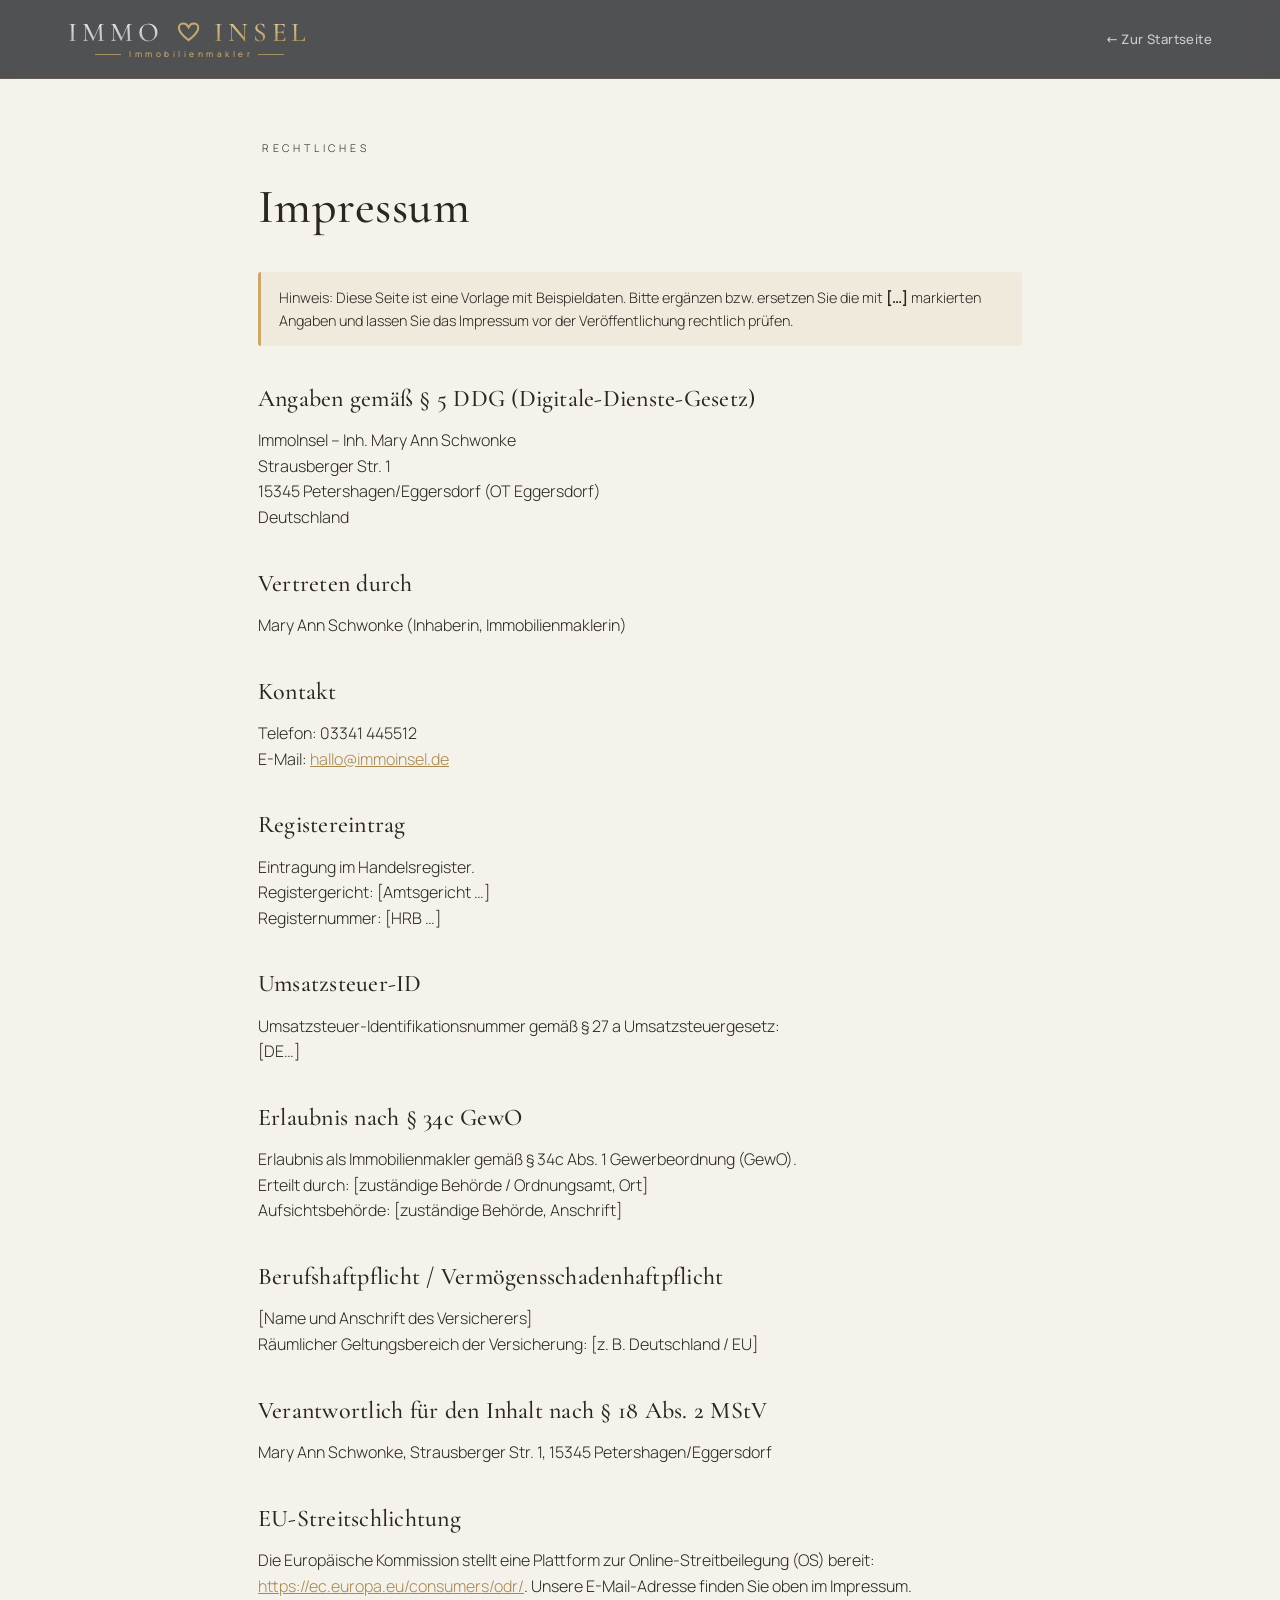
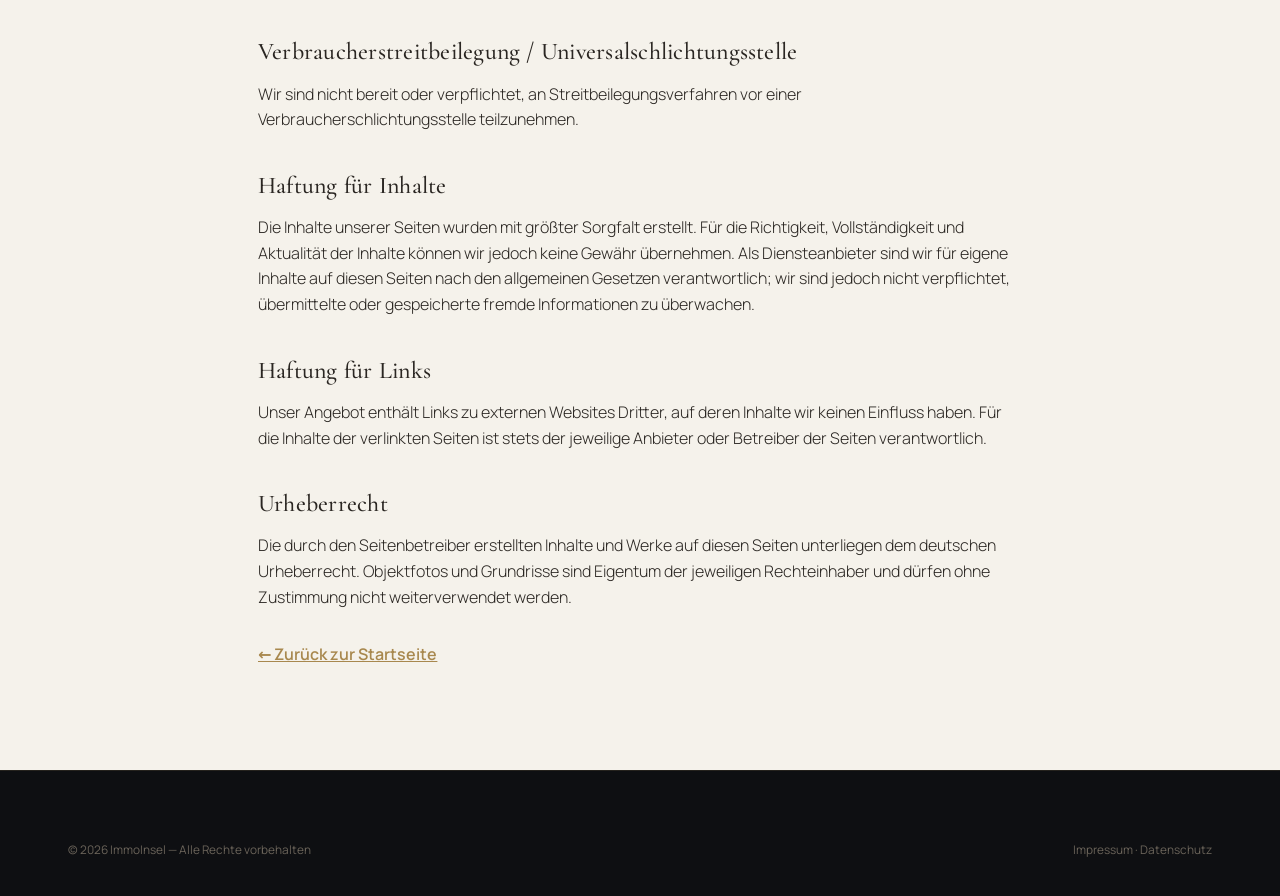
<file: impressum.html>
<!DOCTYPE html>
<html lang="de">
<head>
  <meta charset="UTF-8" />
  <meta name="viewport" content="width=device-width, initial-scale=1.0" />
  <title>Impressum – ImmoInsel</title>
  <meta name="robots" content="index, follow" />
  <meta name="theme-color" content="#15171C" />
  <link rel="icon" href="favicon.ico" sizes="any" />
  <link rel="icon" type="image/svg+xml" href="img/favicon.svg" />
  <!-- Schriften lokal gehostet (DSGVO) -->
  <link rel="stylesheet" href="css/fonts.css" />
  <link rel="stylesheet" href="css/style.css" />
</head>
<body>

<header id="siteHeader">
  <div class="wrap nav">
    <a href="index.html#top" class="mark" aria-label="ImmoInsel Startseite">
      <span class="mark-row">
        <span class="mark-immo">IMMO</span>
        <svg class="mark-heart" viewBox="0 0 100 90" aria-hidden="true"><path d="M50 78 C20 55 8 38 8 24 C8 12 18 6 28 6 C38 6 46 14 50 22 C54 14 62 6 72 6 C82 6 92 12 92 24 C92 38 80 55 50 78 Z"/></svg>
        <span class="mark-insel">INSEL</span>
      </span>
      <span class="mark-eyebrow">Immobilienmakler</span>
    </a>
    <div class="nav-panel">
      <nav class="nav-links" aria-label="Navigation">
        <a href="index.html#top">← Zur Startseite</a>
      </nav>
    </div>
  </div>
</header>

<main class="legal-main">
  <div class="narrow">
    <p class="eyebrow">Rechtliches</p>
    <h1>Impressum</h1>

    <p class="legal-note">Hinweis: Diese Seite ist eine Vorlage mit Beispieldaten. Bitte ergänzen bzw.
      ersetzen Sie die mit <strong>[…]</strong> markierten Angaben und lassen Sie das Impressum vor
      der Veröffentlichung rechtlich prüfen.</p>

    <h2>Angaben gemäß § 5 DDG (Digitale-Dienste-Gesetz)</h2>
    <p>
      ImmoInsel – Inh. Mary Ann Schwonke<br>
      Strausberger Str. 1<br>
      15345 Petershagen/Eggersdorf (OT Eggersdorf)<br>
      Deutschland
    </p>

    <h2>Vertreten durch</h2>
    <p>Mary Ann Schwonke (Inhaberin, Immobilienmaklerin)</p>

    <h2>Kontakt</h2>
    <p>
      Telefon: 03341 445512<br>
      E-Mail: <a href="mailto:hallo@immoinsel.de">hallo@immoinsel.de</a>
    </p>

    <h2>Registereintrag</h2>
    <p>
      Eintragung im Handelsregister.<br>
      Registergericht: [Amtsgericht …]<br>
      Registernummer: [HRB …]
    </p>

    <h2>Umsatzsteuer-ID</h2>
    <p>
      Umsatzsteuer-Identifikationsnummer gemäß § 27 a Umsatzsteuergesetz:<br>
      [DE…]
    </p>

    <h2>Erlaubnis nach § 34c GewO</h2>
    <p>
      Erlaubnis als Immobilienmakler gemäß § 34c Abs. 1 Gewerbeordnung (GewO).<br>
      Erteilt durch: [zuständige Behörde / Ordnungsamt, Ort]<br>
      Aufsichtsbehörde: [zuständige Behörde, Anschrift]
    </p>

    <h2>Berufshaftpflicht / Vermögensschadenhaftpflicht</h2>
    <p>
      [Name und Anschrift des Versicherers]<br>
      Räumlicher Geltungsbereich der Versicherung: [z. B. Deutschland / EU]
    </p>

    <h2>Verantwortlich für den Inhalt nach § 18 Abs. 2 MStV</h2>
    <p>Mary Ann Schwonke, Strausberger Str. 1, 15345 Petershagen/Eggersdorf</p>

    <h2>EU-Streitschlichtung</h2>
    <p>
      Die Europäische Kommission stellt eine Plattform zur Online-Streitbeilegung (OS) bereit:
      <a href="https://ec.europa.eu/consumers/odr/" target="_blank" rel="noopener">https://ec.europa.eu/consumers/odr/</a>.
      Unsere E-Mail-Adresse finden Sie oben im Impressum.
    </p>

    <h2>Verbraucherstreitbeilegung / Universalschlichtungsstelle</h2>
    <p>
      Wir sind nicht bereit oder verpflichtet, an Streitbeilegungsverfahren vor einer
      Verbraucherschlichtungsstelle teilzunehmen.
    </p>

    <h2>Haftung für Inhalte</h2>
    <p>
      Die Inhalte unserer Seiten wurden mit größter Sorgfalt erstellt. Für die Richtigkeit,
      Vollständigkeit und Aktualität der Inhalte können wir jedoch keine Gewähr übernehmen.
      Als Diensteanbieter sind wir für eigene Inhalte auf diesen Seiten nach den allgemeinen
      Gesetzen verantwortlich; wir sind jedoch nicht verpflichtet, übermittelte oder
      gespeicherte fremde Informationen zu überwachen.
    </p>

    <h2>Haftung für Links</h2>
    <p>
      Unser Angebot enthält Links zu externen Websites Dritter, auf deren Inhalte wir keinen
      Einfluss haben. Für die Inhalte der verlinkten Seiten ist stets der jeweilige Anbieter
      oder Betreiber der Seiten verantwortlich.
    </p>

    <h2>Urheberrecht</h2>
    <p>
      Die durch den Seitenbetreiber erstellten Inhalte und Werke auf diesen Seiten unterliegen
      dem deutschen Urheberrecht. Objektfotos und Grundrisse sind Eigentum der jeweiligen
      Rechteinhaber und dürfen ohne Zustimmung nicht weiterverwendet werden.
    </p>

    <p style="margin-top:2rem"><a class="back-link" href="index.html#top">← Zurück zur Startseite</a></p>
  </div>
</main>

<footer>
  <div class="wrap">
    <div class="foot-bar" style="border-top:none;padding-top:0">
      <span>© <span id="jahr">2026</span> ImmoInsel — Alle Rechte vorbehalten</span>
      <span><a href="impressum.html">Impressum</a> · <a href="datenschutz.html">Datenschutz</a></span>
    </div>
  </div>
</footer>

<script src="js/main.js"></script>
</body>
</html>
</file>
<file: css/fonts.css>
/* Lokale Schriften (ehem. Google Fonts) - DSGVO-konform selbst gehostet */
@font-face{font-family:'Cormorant Garamond';font-style:italic;font-weight:400;font-display:swap;src:url('../fonts/CormorantGaramond-400-italic-latin-ext.woff2') format('woff2');unicode-range:U+0100-02BA, U+02BD-02C5, U+02C7-02CC, U+02CE-02D7, U+02DD-02FF, U+0304, U+0308, U+0329, U+1D00-1DBF, U+1E00-1E9F, U+1EF2-1EFF, U+2020, U+20A0-20AB, U+20AD-20C0, U+2113, U+2C60-2C7F, U+A720-A7FF}
@font-face{font-family:'Cormorant Garamond';font-style:italic;font-weight:400;font-display:swap;src:url('../fonts/CormorantGaramond-400-italic-latin.woff2') format('woff2');unicode-range:U+0000-00FF, U+0131, U+0152-0153, U+02BB-02BC, U+02C6, U+02DA, U+02DC, U+0304, U+0308, U+0329, U+2000-206F, U+20AC, U+2122, U+2191, U+2193, U+2212, U+2215, U+FEFF, U+FFFD}
@font-face{font-family:'Cormorant Garamond';font-style:italic;font-weight:500;font-display:swap;src:url('../fonts/CormorantGaramond-500-italic-latin-ext.woff2') format('woff2');unicode-range:U+0100-02BA, U+02BD-02C5, U+02C7-02CC, U+02CE-02D7, U+02DD-02FF, U+0304, U+0308, U+0329, U+1D00-1DBF, U+1E00-1E9F, U+1EF2-1EFF, U+2020, U+20A0-20AB, U+20AD-20C0, U+2113, U+2C60-2C7F, U+A720-A7FF}
@font-face{font-family:'Cormorant Garamond';font-style:italic;font-weight:500;font-display:swap;src:url('../fonts/CormorantGaramond-500-italic-latin.woff2') format('woff2');unicode-range:U+0000-00FF, U+0131, U+0152-0153, U+02BB-02BC, U+02C6, U+02DA, U+02DC, U+0304, U+0308, U+0329, U+2000-206F, U+20AC, U+2122, U+2191, U+2193, U+2212, U+2215, U+FEFF, U+FFFD}
@font-face{font-family:'Cormorant Garamond';font-style:normal;font-weight:400;font-display:swap;src:url('../fonts/CormorantGaramond-400-normal-latin-ext.woff2') format('woff2');unicode-range:U+0100-02BA, U+02BD-02C5, U+02C7-02CC, U+02CE-02D7, U+02DD-02FF, U+0304, U+0308, U+0329, U+1D00-1DBF, U+1E00-1E9F, U+1EF2-1EFF, U+2020, U+20A0-20AB, U+20AD-20C0, U+2113, U+2C60-2C7F, U+A720-A7FF}
@font-face{font-family:'Cormorant Garamond';font-style:normal;font-weight:400;font-display:swap;src:url('../fonts/CormorantGaramond-400-normal-latin.woff2') format('woff2');unicode-range:U+0000-00FF, U+0131, U+0152-0153, U+02BB-02BC, U+02C6, U+02DA, U+02DC, U+0304, U+0308, U+0329, U+2000-206F, U+20AC, U+2122, U+2191, U+2193, U+2212, U+2215, U+FEFF, U+FFFD}
@font-face{font-family:'Cormorant Garamond';font-style:normal;font-weight:500;font-display:swap;src:url('../fonts/CormorantGaramond-500-normal-latin-ext.woff2') format('woff2');unicode-range:U+0100-02BA, U+02BD-02C5, U+02C7-02CC, U+02CE-02D7, U+02DD-02FF, U+0304, U+0308, U+0329, U+1D00-1DBF, U+1E00-1E9F, U+1EF2-1EFF, U+2020, U+20A0-20AB, U+20AD-20C0, U+2113, U+2C60-2C7F, U+A720-A7FF}
@font-face{font-family:'Cormorant Garamond';font-style:normal;font-weight:500;font-display:swap;src:url('../fonts/CormorantGaramond-500-normal-latin.woff2') format('woff2');unicode-range:U+0000-00FF, U+0131, U+0152-0153, U+02BB-02BC, U+02C6, U+02DA, U+02DC, U+0304, U+0308, U+0329, U+2000-206F, U+20AC, U+2122, U+2191, U+2193, U+2212, U+2215, U+FEFF, U+FFFD}
@font-face{font-family:'Cormorant Garamond';font-style:normal;font-weight:600;font-display:swap;src:url('../fonts/CormorantGaramond-600-normal-latin-ext.woff2') format('woff2');unicode-range:U+0100-02BA, U+02BD-02C5, U+02C7-02CC, U+02CE-02D7, U+02DD-02FF, U+0304, U+0308, U+0329, U+1D00-1DBF, U+1E00-1E9F, U+1EF2-1EFF, U+2020, U+20A0-20AB, U+20AD-20C0, U+2113, U+2C60-2C7F, U+A720-A7FF}
@font-face{font-family:'Cormorant Garamond';font-style:normal;font-weight:600;font-display:swap;src:url('../fonts/CormorantGaramond-600-normal-latin.woff2') format('woff2');unicode-range:U+0000-00FF, U+0131, U+0152-0153, U+02BB-02BC, U+02C6, U+02DA, U+02DC, U+0304, U+0308, U+0329, U+2000-206F, U+20AC, U+2122, U+2191, U+2193, U+2212, U+2215, U+FEFF, U+FFFD}
@font-face{font-family:'Manrope';font-style:normal;font-weight:300;font-display:swap;src:url('../fonts/Manrope-300-normal-latin-ext.woff2') format('woff2');unicode-range:U+0100-02BA, U+02BD-02C5, U+02C7-02CC, U+02CE-02D7, U+02DD-02FF, U+0304, U+0308, U+0329, U+1D00-1DBF, U+1E00-1E9F, U+1EF2-1EFF, U+2020, U+20A0-20AB, U+20AD-20C0, U+2113, U+2C60-2C7F, U+A720-A7FF}
@font-face{font-family:'Manrope';font-style:normal;font-weight:300;font-display:swap;src:url('../fonts/Manrope-300-normal-latin.woff2') format('woff2');unicode-range:U+0000-00FF, U+0131, U+0152-0153, U+02BB-02BC, U+02C6, U+02DA, U+02DC, U+0304, U+0308, U+0329, U+2000-206F, U+20AC, U+2122, U+2191, U+2193, U+2212, U+2215, U+FEFF, U+FFFD}
@font-face{font-family:'Manrope';font-style:normal;font-weight:400;font-display:swap;src:url('../fonts/Manrope-400-normal-latin-ext.woff2') format('woff2');unicode-range:U+0100-02BA, U+02BD-02C5, U+02C7-02CC, U+02CE-02D7, U+02DD-02FF, U+0304, U+0308, U+0329, U+1D00-1DBF, U+1E00-1E9F, U+1EF2-1EFF, U+2020, U+20A0-20AB, U+20AD-20C0, U+2113, U+2C60-2C7F, U+A720-A7FF}
@font-face{font-family:'Manrope';font-style:normal;font-weight:400;font-display:swap;src:url('../fonts/Manrope-400-normal-latin.woff2') format('woff2');unicode-range:U+0000-00FF, U+0131, U+0152-0153, U+02BB-02BC, U+02C6, U+02DA, U+02DC, U+0304, U+0308, U+0329, U+2000-206F, U+20AC, U+2122, U+2191, U+2193, U+2212, U+2215, U+FEFF, U+FFFD}
@font-face{font-family:'Manrope';font-style:normal;font-weight:500;font-display:swap;src:url('../fonts/Manrope-500-normal-latin-ext.woff2') format('woff2');unicode-range:U+0100-02BA, U+02BD-02C5, U+02C7-02CC, U+02CE-02D7, U+02DD-02FF, U+0304, U+0308, U+0329, U+1D00-1DBF, U+1E00-1E9F, U+1EF2-1EFF, U+2020, U+20A0-20AB, U+20AD-20C0, U+2113, U+2C60-2C7F, U+A720-A7FF}
@font-face{font-family:'Manrope';font-style:normal;font-weight:500;font-display:swap;src:url('../fonts/Manrope-500-normal-latin.woff2') format('woff2');unicode-range:U+0000-00FF, U+0131, U+0152-0153, U+02BB-02BC, U+02C6, U+02DA, U+02DC, U+0304, U+0308, U+0329, U+2000-206F, U+20AC, U+2122, U+2191, U+2193, U+2212, U+2215, U+FEFF, U+FFFD}
@font-face{font-family:'Manrope';font-style:normal;font-weight:600;font-display:swap;src:url('../fonts/Manrope-600-normal-latin-ext.woff2') format('woff2');unicode-range:U+0100-02BA, U+02BD-02C5, U+02C7-02CC, U+02CE-02D7, U+02DD-02FF, U+0304, U+0308, U+0329, U+1D00-1DBF, U+1E00-1E9F, U+1EF2-1EFF, U+2020, U+20A0-20AB, U+20AD-20C0, U+2113, U+2C60-2C7F, U+A720-A7FF}
@font-face{font-family:'Manrope';font-style:normal;font-weight:600;font-display:swap;src:url('../fonts/Manrope-600-normal-latin.woff2') format('woff2');unicode-range:U+0000-00FF, U+0131, U+0152-0153, U+02BB-02BC, U+02C6, U+02DA, U+02DC, U+0304, U+0308, U+0329, U+2000-206F, U+20AC, U+2122, U+2191, U+2193, U+2212, U+2215, U+FEFF, U+FFFD}
@font-face{font-family:'Manrope';font-style:normal;font-weight:700;font-display:swap;src:url('../fonts/Manrope-700-normal-latin-ext.woff2') format('woff2');unicode-range:U+0100-02BA, U+02BD-02C5, U+02C7-02CC, U+02CE-02D7, U+02DD-02FF, U+0304, U+0308, U+0329, U+1D00-1DBF, U+1E00-1E9F, U+1EF2-1EFF, U+2020, U+20A0-20AB, U+20AD-20C0, U+2113, U+2C60-2C7F, U+A720-A7FF}
@font-face{font-family:'Manrope';font-style:normal;font-weight:700;font-display:swap;src:url('../fonts/Manrope-700-normal-latin.woff2') format('woff2');unicode-range:U+0000-00FF, U+0131, U+0152-0153, U+02BB-02BC, U+02C6, U+02DA, U+02DC, U+0304, U+0308, U+0329, U+2000-206F, U+20AC, U+2122, U+2191, U+2193, U+2212, U+2215, U+FEFF, U+FFFD}
</file>
<file: css/style.css>
/* =========================================================
   ImmoInsel · Immobilienmakler – Gestaltung
   Anthrazit + Champagner-Gold, Cormorant Garamond / Manrope
   ========================================================= */
:root{
  --ink:#0E0F12;--anthracite:#15171C;--anthracite-2:#1B1E25;
  --gold:#C9A86A;--gold-lite:#E7D2A0;--gold-deep:#A8884E;
  --silver:#C9CDD2;--platinum:#E9EBEE;
  --cream:#F5F2EB;--cream-2:#EDE8DD;--cream-ink:#2A2622;--cream-mute:#6B645A;
  --line:rgba(201,168,106,.30);
  --serif:'Cormorant Garamond',Georgia,serif;
  --sans:'Manrope',system-ui,-apple-system,sans-serif;
}
*{margin:0;padding:0;box-sizing:border-box}
html{scroll-behavior:smooth}
body{font-family:var(--sans);background:var(--anthracite);color:var(--platinum);line-height:1.6;-webkit-font-smoothing:antialiased;overflow-x:hidden}
.wrap{max-width:1200px;margin:0 auto;padding:0 28px}
a{color:inherit;text-decoration:none}
img{max-width:100%;display:block}

/* Logo (offizielles Kit) */
.logo-img{height:50px;width:auto;display:block}
.logo-foot{height:45px}

/* Wordmark */
.mark{display:inline-flex;flex-direction:column;align-items:center;line-height:1}
.mark-row{font-family:var(--serif);font-weight:500;font-size:1.7rem;letter-spacing:.18em;display:flex;align-items:center;gap:.5em}
.mark-immo{background:linear-gradient(180deg,#EDEFF1,#A9AEB4);-webkit-background-clip:text;background-clip:text;color:transparent}
.mark-insel{background:linear-gradient(180deg,var(--gold-lite),var(--gold-deep));-webkit-background-clip:text;background-clip:text;color:transparent}
.mark-heart{width:.85em;height:.85em;flex:none}
.mark-heart path{fill:none;stroke:var(--gold);stroke-width:9}
.mark-eyebrow{display:flex;align-items:center;gap:.6em;margin-top:.45em;font-family:var(--sans);font-weight:500;font-size:.52rem;letter-spacing:.42em;color:var(--gold);text-indent:.42em}
.mark-eyebrow::before,.mark-eyebrow::after{content:"";width:26px;height:1px;background:var(--gold);opacity:.7}

/* Heart divider (signature) */
.hdiv{display:flex;align-items:center;justify-content:center;gap:18px;margin:0 auto}
.hdiv span{height:1px;width:64px;background:var(--line)}
.hdiv svg{width:18px;height:18px}
.hdiv svg path{fill:none;stroke:var(--gold);stroke-width:9}

/* Buttons */
.btn{display:inline-flex;align-items:center;gap:.6em;font-weight:600;font-size:.82rem;letter-spacing:.04em;padding:15px 30px;border-radius:2px;cursor:pointer;border:1px solid transparent;transition:.25s ease;font-family:var(--sans)}
.btn-gold{background:var(--gold);color:#15171C}
.btn-gold:hover{background:var(--gold-lite);transform:translateY(-2px)}
.btn-ghost{border-color:var(--line);color:var(--platinum)}
.btn-ghost:hover{border-color:var(--gold);color:var(--gold)}
.btn-arrow{transition:transform .25s ease}
.btn:hover .btn-arrow{transform:translateX(4px)}
.eyebrow{font-size:.66rem;letter-spacing:.36em;font-weight:600;color:var(--gold);text-transform:uppercase;text-indent:.36em}
h1,h2,h3{font-family:var(--serif);font-weight:500;letter-spacing:.01em}

/* Header */
header{position:fixed;top:0;left:0;right:0;z-index:50;backdrop-filter:blur(12px);background:rgba(17,19,24,.72);border-bottom:1px solid rgba(201,168,106,.12)}
.nav{display:flex;align-items:center;justify-content:space-between;height:78px}
.nav-panel{display:flex;align-items:center;gap:34px}
.nav-links{display:flex;gap:34px;font-size:.82rem;font-weight:500;letter-spacing:.03em}
.nav-links a{color:var(--silver);transition:color .2s}
.nav-links a:hover,.nav-links a.active{color:var(--gold)}
.nav .btn{padding:11px 22px}
.burger{display:none;flex-direction:column;gap:5px;cursor:pointer;background:none;border:0;padding:6px}
.burger span{width:24px;height:1.5px;background:var(--gold);transition:.25s ease}
.burger[aria-expanded="true"] span:nth-child(1){transform:translateY(6.5px) rotate(45deg)}
.burger[aria-expanded="true"] span:nth-child(2){opacity:0}
.burger[aria-expanded="true"] span:nth-child(3){transform:translateY(-6.5px) rotate(-45deg)}

/* Hero */
.hero{position:relative;min-height:100vh;display:flex;align-items:center;padding:120px 0 80px;
  background:linear-gradient(180deg,rgba(14,15,18,.80) 0%,rgba(14,15,18,.55) 45%,rgba(21,23,28,.96) 100%),#0E0F12 url("https://images.unsplash.com/photo-1600585154340-be6161a56a0c?auto=format&fit=crop&w=1600&q=80") center/cover no-repeat}
.hero-inner{max-width:780px}
.hero h1{font-size:clamp(2.7rem,6vw,4.8rem);line-height:1.04;margin:22px 0 24px;color:var(--platinum)}
.hero h1 em{font-style:italic;color:var(--gold)}
.hero p{font-size:1.12rem;color:var(--silver);max-width:560px;font-weight:300;margin-bottom:38px}
.hero-cta{display:flex;gap:16px;flex-wrap:wrap}
.hero-rating{display:flex;align-items:center;gap:12px;margin-top:30px}
.stars{display:flex;gap:3px}
.stars svg{width:16px;height:16px;fill:var(--gold)}
.hero-rating small{font-size:.84rem;color:var(--silver);font-weight:300}
.hero-rating small b{color:var(--platinum);font-weight:600}

.reveal{opacity:0;transform:translateY(24px);animation:rise .9s cubic-bezier(.2,.7,.3,1) forwards}
.d1{animation-delay:.05s}.d2{animation-delay:.2s}.d3{animation-delay:.35s}.d4{animation-delay:.5s}.d5{animation-delay:.62s}
@keyframes rise{to{opacity:1;transform:none}}

/* Valuation card */
.valuation{background:var(--anthracite);padding:0 0 90px}
.vcard{margin-top:-72px;position:relative;z-index:5;background:linear-gradient(160deg,var(--anthracite-2),#13151A);border:1px solid var(--line);border-radius:5px;padding:46px 48px;
  box-shadow:0 40px 80px -30px rgba(0,0,0,.7),0 0 70px -24px rgba(201,168,106,.22)}
.vcard-ribbon{display:inline-flex;align-items:center;gap:8px;font-size:.62rem;letter-spacing:.22em;text-transform:uppercase;color:var(--gold);font-weight:600;margin-bottom:16px}
.vcard-ribbon svg{width:13px;height:13px;fill:var(--gold)}
.vcard-head{display:flex;justify-content:space-between;align-items:flex-end;gap:30px;flex-wrap:wrap;margin-bottom:30px}
.vcard h2{font-size:2.1rem;color:var(--platinum);line-height:1.08}
.vcard-head>div>p{color:var(--silver);font-size:.92rem;font-weight:300;max-width:360px;margin-top:8px}
.steps{display:flex;gap:8px}
.steps i{font-style:normal;font-size:.7rem;color:var(--silver);display:flex;align-items:center;gap:6px}
.steps i b{width:22px;height:22px;border:1px solid var(--line);border-radius:50%;display:grid;place-items:center;font-size:.62rem;color:var(--gold);font-weight:700}
.steps i.on b{background:var(--gold);color:#15171C;border-color:var(--gold)}
.chips{display:grid;grid-template-columns:repeat(4,1fr);gap:14px;margin-bottom:24px}
.chip{border:1px solid rgba(201,168,106,.22);border-radius:3px;padding:20px 14px;text-align:center;cursor:pointer;transition:.2s;background:rgba(255,255,255,.015);font-family:var(--sans)}
.chip:hover,.chip.sel{border-color:var(--gold);background:rgba(201,168,106,.07)}
.chip svg{width:30px;height:30px;stroke:var(--gold);fill:none;stroke-width:1.4;margin-bottom:10px}
.chip span{display:block;font-size:.8rem;color:var(--platinum);font-weight:500}
.vcard-foot{display:flex;justify-content:space-between;align-items:center;gap:20px;flex-wrap:wrap;border-top:1px solid rgba(201,168,106,.14);padding-top:24px}
.vcard-foot small{color:var(--cream-mute);font-size:.76rem;display:flex;align-items:center;gap:8px}
.vcard-foot small svg{width:14px;height:14px;stroke:var(--gold);fill:none;stroke-width:1.6;flex:none}

/* Wertermittlungs-Formular */
.vform-grid{display:grid;grid-template-columns:1fr 1fr;gap:16px;margin-bottom:20px}
.vfield{display:flex;flex-direction:column;gap:6px}
.vfield.full{grid-column:1 / -1}
.vfield label{font-size:.68rem;letter-spacing:.1em;text-transform:uppercase;color:var(--silver);font-weight:600}
.vfield input{background:rgba(255,255,255,.03);border:1px solid rgba(201,168,106,.22);border-radius:3px;padding:12px 14px;color:var(--platinum);font-family:var(--sans);font-size:.9rem;transition:border-color .2s}
.vfield input::placeholder{color:var(--cream-mute)}
.vfield input:focus{outline:none;border-color:var(--gold)}
.vfield input.field-invalid{border-color:#d9705f}
.vconsent{display:flex;gap:10px;align-items:flex-start;font-size:.78rem;color:var(--silver);font-weight:300;margin-bottom:18px}
.vconsent input{margin-top:3px;accent-color:var(--gold);flex:none}
.vconsent a{color:var(--gold);text-decoration:underline}
.vstatus{flex-basis:100%;font-size:.82rem;margin-top:4px;min-height:1.1em}
.vstatus.ok{color:#7bbf6f}.vstatus.err{color:#e0897b}

/* Trust */
.trust{background:var(--cream);color:var(--cream-ink);padding:64px 0}
.trust-grid{display:grid;grid-template-columns:repeat(4,1fr);gap:30px;text-align:center}
.stat .n{font-family:var(--serif);font-size:3rem;color:var(--gold-deep);line-height:1}
.stat .n em{font-style:normal;font-size:1.4rem;vertical-align:super}
.stat .l{font-size:.78rem;letter-spacing:.08em;text-transform:uppercase;color:var(--cream-mute);margin-top:8px}

/* Section base */
.section{padding:100px 0}
.section-cream{background:var(--cream);color:var(--cream-ink)}
.s-head{text-align:center;max-width:640px;margin:0 auto 56px}
.s-head .hdiv{margin-bottom:22px}
.s-head h2{font-size:clamp(2rem,4vw,2.9rem);line-height:1.12;margin-bottom:16px;color:var(--platinum)}
.section-cream .s-head h2{color:var(--cream-ink)}
.s-head p{color:var(--silver);font-weight:300}
.section-cream .s-head p{color:var(--cream-mute)}

/* Listings */
.listings{display:grid;grid-template-columns:repeat(3,1fr);gap:26px}
.lcard{background:#fff;border-radius:4px;overflow:hidden;box-shadow:0 18px 40px -28px rgba(42,38,34,.45);transition:.3s;border:1px solid rgba(42,38,34,.05)}
.lcard:hover{transform:translateY(-6px);box-shadow:0 30px 60px -30px rgba(42,38,34,.55)}
.lcard-img{height:210px;background-size:cover;background-position:center;position:relative}
.lcard-tag{position:absolute;top:14px;left:14px;background:rgba(14,15,18,.82);color:var(--gold);font-size:.62rem;letter-spacing:.14em;text-transform:uppercase;padding:6px 12px;border-radius:2px;font-weight:600}
.lcard-fav{position:absolute;top:12px;right:12px;width:34px;height:34px;border-radius:50%;background:rgba(14,15,18,.55);display:grid;place-items:center;cursor:pointer;transition:.2s;backdrop-filter:blur(2px);border:0}
.lcard-fav:hover,.lcard-fav.on{background:rgba(14,15,18,.85)}
.lcard-fav svg{width:16px;height:16px;stroke:var(--gold);fill:none;stroke-width:1.7}
.lcard-fav.on svg{fill:var(--gold)}
.lcard-body{padding:22px 24px 24px}
.lcard-loc{font-size:.72rem;letter-spacing:.14em;text-transform:uppercase;color:var(--gold-deep);font-weight:600}
.lcard h3{font-size:1.4rem;color:var(--cream-ink);margin:6px 0 4px}
.lcard-price{font-family:var(--serif);font-size:1.5rem;color:var(--cream-ink);margin-bottom:14px}
.lcard-facts{display:flex;gap:18px;font-size:.82rem;color:var(--cream-mute);padding-bottom:14px;border-bottom:1px solid var(--cream-2)}
.lcard-facts span{display:flex;align-items:center;gap:6px}
.lcard-facts svg{width:15px;height:15px;stroke:var(--gold-deep);fill:none;stroke-width:1.6}
.lcard-energy{font-size:.68rem;color:var(--cream-mute);margin-top:12px;line-height:1.5}
.lcard-energy b{color:var(--cream-ink);font-weight:600}
.ebadge{display:inline-block;background:#5BA84F;color:#fff;font-weight:700;padding:1px 7px;border-radius:2px;font-size:.66rem;margin-right:4px}

/* Process */
.process{display:grid;grid-template-columns:repeat(4,1fr);gap:24px}
.pstep{position:relative;padding-top:18px}
.pstep .pnum{font-family:var(--serif);font-size:2.4rem;color:var(--gold);opacity:.55;line-height:1}
.pstep h3{font-size:1.3rem;color:var(--platinum);margin:14px 0 10px}
.pstep p{font-size:.9rem;color:var(--silver);font-weight:300}
.pstep::before{content:"";position:absolute;top:0;left:0;width:40px;height:1px;background:var(--gold)}

/* Testimonial */
.quote-sec{background:var(--anthracite-2);padding:104px 0}
.quote{text-align:center;max-width:780px;margin:0 auto}
.quote .hdiv{margin-bottom:30px}
.quote p{font-family:var(--serif);font-size:clamp(1.6rem,3.4vw,2.45rem);line-height:1.42;color:var(--platinum);font-style:italic;font-weight:400}
.quote p em{color:var(--gold)}
.quote .who{margin-top:28px;font-size:.74rem;letter-spacing:.18em;text-transform:uppercase;color:var(--gold);font-weight:600}

/* Team */
.team{display:grid;grid-template-columns:repeat(3,1fr);gap:30px}
.team.team-2{grid-template-columns:repeat(2,1fr);max-width:720px;margin:0 auto}
.tcard{text-align:center}
.tcard-img{width:100%;aspect-ratio:4/5;border-radius:4px;background-size:cover;background-position:center;filter:grayscale(.25);transition:.4s}
.tcard:hover .tcard-img{filter:grayscale(0)}
/* Monogramm-Platzhalter (falls kein Foto vorliegt) */
.tcard-mono{display:grid;place-items:center;aspect-ratio:4/5;border-radius:4px;
  background:linear-gradient(160deg,var(--anthracite-2),#101216);border:1px solid var(--line)}
.tcard-mono span{font-family:var(--serif);font-size:3.4rem;letter-spacing:.06em;
  background:linear-gradient(180deg,var(--gold-lite),var(--gold-deep));-webkit-background-clip:text;background-clip:text;color:transparent}

/* Team-Feature: gemeinsames Porträt + Personen */
.team-feature{display:grid;grid-template-columns:1fr 1fr;gap:52px;align-items:center;max-width:960px;margin:0 auto}
.team-photo{position:relative;border-radius:5px;overflow:hidden;border:1px solid var(--line);
  box-shadow:0 30px 70px -34px rgba(42,38,34,.55)}
.team-photo::after{content:"";position:absolute;inset:0;box-shadow:inset 0 0 0 1px rgba(201,168,106,.25);border-radius:5px;pointer-events:none}
.team-photo img{width:100%;height:100%;object-fit:cover;display:block}
.team-people{display:flex;flex-direction:column;gap:24px}
.tperson h3{font-size:1.55rem;color:var(--cream-ink);margin-bottom:2px}
.tperson .role{font-size:.74rem;letter-spacing:.12em;text-transform:uppercase;color:var(--gold-deep);font-weight:600}
.tperson .tel{font-size:.9rem;color:var(--cream-mute);margin-top:8px}
.tperson .tel a{color:var(--cream-ink);font-weight:600}
.tperson + .tperson{border-top:1px solid var(--cream-2);padding-top:24px}
.tcard h3{font-size:1.4rem;margin:18px 0 2px;color:var(--cream-ink)}
.tcard .role{font-size:.74rem;letter-spacing:.12em;text-transform:uppercase;color:var(--gold-deep);font-weight:600}
.tcard .tel{font-size:.86rem;color:var(--cream-mute);margin-top:10px}

/* CTA */
.cta{background:linear-gradient(rgba(14,15,18,.9),rgba(14,15,18,.92)),#0E0F12 url("https://images.unsplash.com/photo-1512917774080-9991f1c4c750?auto=format&fit=crop&w=1600&q=80") center/cover;text-align:center;padding:110px 0}
.cta h2{font-size:clamp(2.2rem,5vw,3.4rem);color:var(--platinum);margin:22px 0 18px;line-height:1.1}
.cta h2 em{font-style:italic;color:var(--gold)}
.cta p{color:var(--silver);font-weight:300;max-width:520px;margin:0 auto 34px}

/* Footer */
footer{background:var(--ink);padding:70px 0 36px;border-top:1px solid rgba(201,168,106,.12)}
.foot-grid{display:grid;grid-template-columns:1.6fr 1fr 1fr 1fr;gap:40px;margin-bottom:50px}
.foot-grid p{color:var(--silver);font-size:.86rem;font-weight:300;margin-top:18px;max-width:300px}
.foot-col h4{font-size:.72rem;letter-spacing:.18em;text-transform:uppercase;color:var(--gold);margin-bottom:18px;font-weight:600}
.foot-col a{display:block;color:var(--silver);font-size:.86rem;margin-bottom:11px;transition:color .2s}
.foot-col a:hover{color:var(--gold)}
.foot-bar{border-top:1px solid rgba(255,255,255,.06);padding-top:26px;display:flex;justify-content:space-between;flex-wrap:wrap;gap:14px;font-size:.74rem;color:var(--cream-mute)}
.foot-bar a{color:var(--cream-mute)}.foot-bar a:hover{color:var(--gold)}

/* ===== Rechtstexte (Impressum / Datenschutz) ===== */
.legal-main{padding:140px 0 90px;background:var(--cream);color:var(--cream-ink);min-height:100vh}
.legal-main .narrow{max-width:820px;margin:0 auto;padding:0 28px}
.legal-main h1{font-size:clamp(2.2rem,5vw,3rem);margin:10px 0 26px;color:var(--cream-ink)}
.legal-main h2{font-family:var(--serif);font-size:1.5rem;margin:34px 0 10px;color:var(--cream-ink)}
.legal-main p{color:var(--cream-ink);margin-bottom:12px;font-weight:300}
.legal-main a{color:var(--gold-deep);text-decoration:underline}
.legal-note{background:rgba(201,168,106,.12);border-left:3px solid var(--gold);padding:14px 18px;border-radius:3px;font-size:.9rem;color:var(--cream-mute)}
.back-link{display:inline-block;color:var(--gold-deep);font-weight:600}

/* Leistungen */
.services{display:grid;grid-template-columns:repeat(4,1fr);gap:26px}
.scard{border:1px solid rgba(201,168,106,.18);border-radius:4px;padding:34px 28px;background:rgba(255,255,255,.015);transition:.3s;display:flex;flex-direction:column;align-items:flex-start}
.scard:hover{border-color:var(--gold);transform:translateY(-4px);background:rgba(201,168,106,.05)}
.scard>svg{width:34px;height:34px;stroke:var(--gold);fill:none;stroke-width:1.4;margin-bottom:18px}
.scard h3{font-size:1.35rem;color:var(--platinum);margin-bottom:10px}
.scard p{font-size:.88rem;color:var(--silver);font-weight:300}
.scard .snote{display:inline-block;margin-top:16px;font-size:.68rem;letter-spacing:.14em;text-transform:uppercase;color:var(--gold);font-weight:600;transition:color .2s}
.scard .snote:hover{color:var(--gold-lite)}

/* Region */
.region-grid{display:grid;grid-template-columns:repeat(3,1fr);gap:22px}
.rcard{border:1px solid rgba(201,168,106,.16);border-radius:4px;padding:26px;background:rgba(255,255,255,.015);transition:.3s}
.rcard:hover{border-color:rgba(201,168,106,.45)}
.rcard h3{font-size:1.25rem;color:var(--platinum);display:flex;align-items:center;gap:10px}
.rcard h3 svg{width:15px;height:15px;stroke:var(--gold);fill:none;stroke-width:1.7;flex:none}
.rcard p{font-size:.86rem;color:var(--silver);font-weight:300;margin-top:8px}
.region-note{text-align:center;margin-top:40px;color:var(--silver);font-weight:300;font-size:.92rem}
.region-note a{color:var(--gold);text-decoration:underline}

/* FAQ */
.faq-list{max-width:820px;margin:0 auto;border-top:1px solid var(--cream-2)}
.faq-item{border-bottom:1px solid var(--cream-2)}
.faq-item summary{list-style:none;cursor:pointer;display:flex;justify-content:space-between;align-items:center;gap:18px;padding:22px 4px;font-family:var(--serif);font-weight:500;font-size:1.3rem;color:var(--cream-ink);transition:color .2s}
.faq-item summary::-webkit-details-marker{display:none}
.faq-item summary:hover{color:var(--gold-deep)}
.faq-item .fplus{flex:none;width:28px;height:28px;border:1px solid rgba(168,136,78,.4);border-radius:50%;display:grid;place-items:center;color:var(--gold-deep);font-family:var(--sans);font-size:1rem;font-weight:400;line-height:1;transition:.25s ease}
.faq-item[open] .fplus{transform:rotate(45deg);background:var(--gold);border-color:var(--gold);color:#15171C}
.faq-a{padding:0 44px 26px 4px;color:var(--cream-mute);font-weight:300;font-size:.95rem;max-width:760px}
.faq-a a{color:var(--gold-deep);text-decoration:underline}

@media(max-width:920px){
  .services{grid-template-columns:1fr 1fr}
  .region-grid{grid-template-columns:1fr 1fr}
  .nav-panel{display:none}
  .burger{display:flex}
  header.open .nav-panel{display:flex;position:absolute;top:78px;left:0;right:0;flex-direction:column;align-items:stretch;gap:0;background:rgba(14,15,18,.98);backdrop-filter:blur(12px);border-bottom:1px solid var(--line);padding:12px 0}
  header.open .nav-links{flex-direction:column;gap:0}
  header.open .nav-links a{padding:14px 28px}
  header.open .nav-panel .btn{margin:12px 28px 6px;justify-content:center}
  .chips{grid-template-columns:repeat(2,1fr)}
  .trust-grid,.listings,.process,.team{grid-template-columns:1fr 1fr}
  .team-feature{grid-template-columns:1fr;gap:32px;max-width:460px}
  .foot-grid{grid-template-columns:1fr 1fr}
  .vcard{padding:34px 26px}
}
@media(max-width:560px){
  .trust-grid,.listings,.process,.team,.chips,.foot-grid,.services,.region-grid{grid-template-columns:1fr}
  .wrap{padding:0 20px}.hero h1{font-size:2.4rem}
  .faq-item summary{font-size:1.12rem}
  .logo-img{height:42px}
}
@media (prefers-reduced-motion:reduce){*{animation:none!important;transition:none!important;scroll-behavior:auto!important}}
:focus-visible{outline:2px solid var(--gold);outline-offset:3px}
</file>
